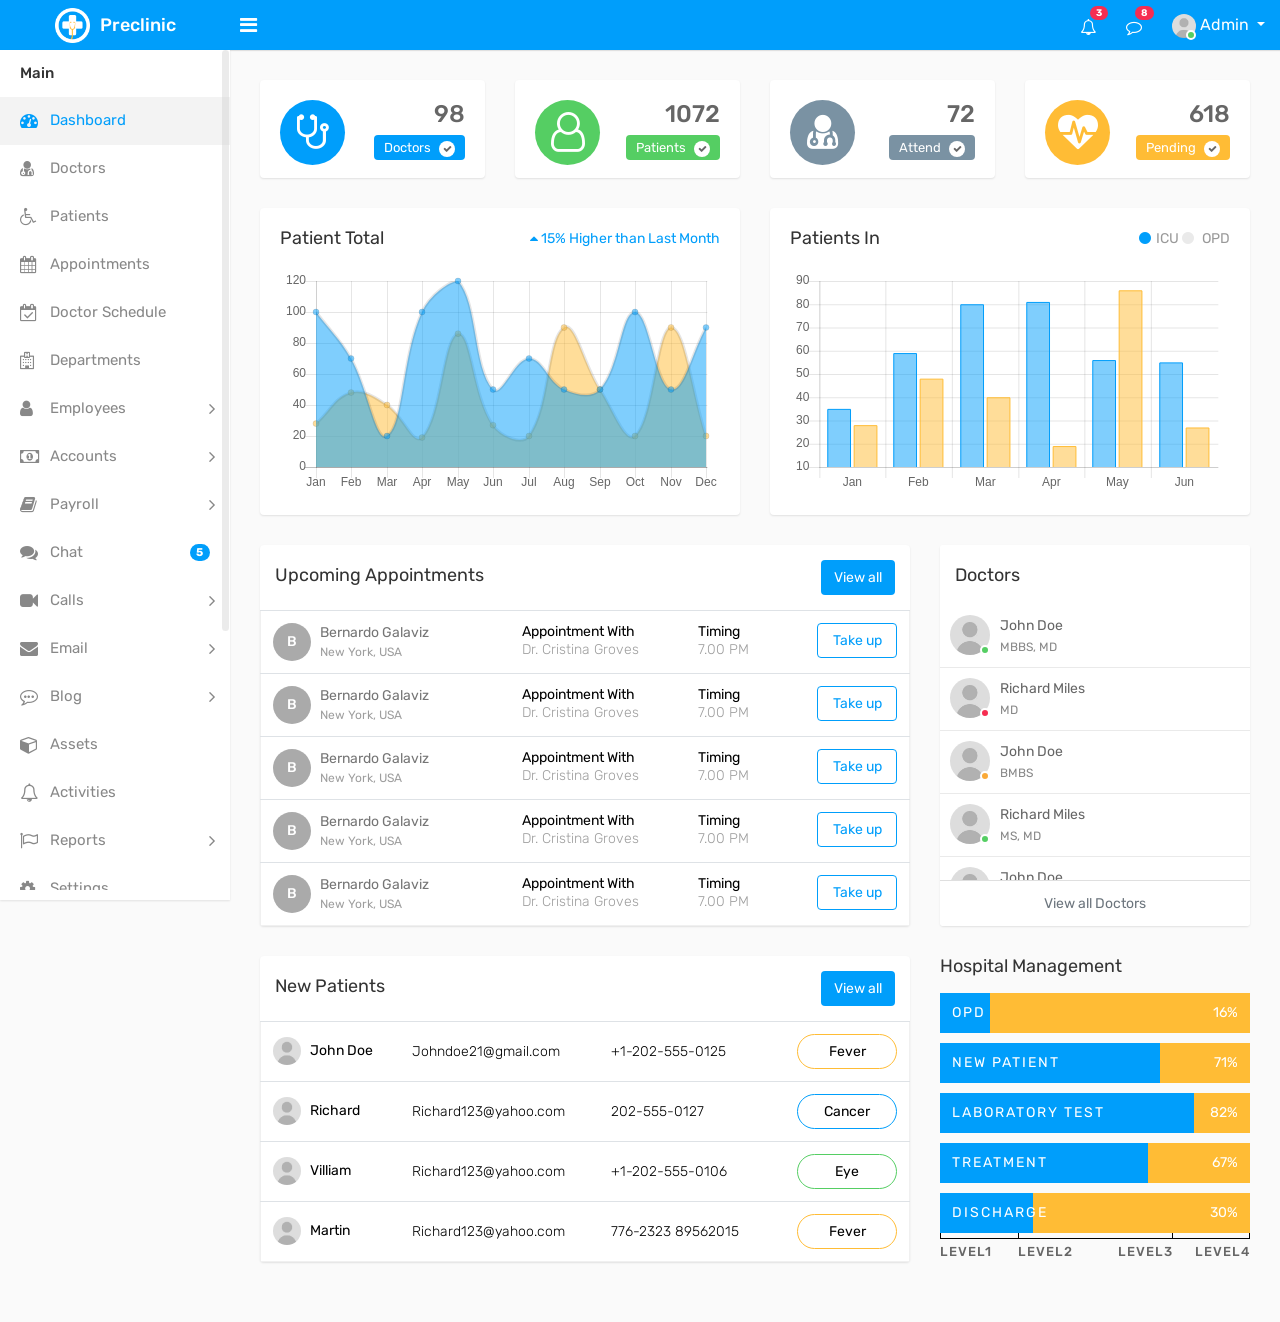
<file: KLTN_QuanLyLuuTruHoSo/Template/Preclinic-Hospital-Bootstrap4-Admin/index.html>
<!DOCTYPE html>
<html lang="en">



<head>
    <meta charset="utf-8">
    <meta name="viewport" content="width=device-width, initial-scale=1.0, user-scalable=0">
    <link rel="shortcut icon" type="image/x-icon" href="assets/img/favicon.ico">
    <title>Preclinic - Medical & Hospital - Bootstrap 4 Admin Template</title>
    <link href="https://fonts.googleapis.com/icon?family=Material+Icons" rel="stylesheet">
    <link rel="stylesheet" type="text/css" href="assets/css/bootstrap.min.css">
    <link rel="stylesheet" type="text/css" href="assets/css/font-awesome.min.css">
    <link rel="stylesheet" type="text/css" href="assets/css/style.css">
    <!--[if lt IE 9]>
		<script src="assets/js/html5shiv.min.js"></script>
		<script src="assets/js/respond.min.js"></script>
	<![endif]-->
</head>

<body>
    <div class="main-wrapper">
        <div class="header">
            <div class="header-left">
                <a href="index-2.html" class="logo">
                    <img src="assets/img/logo.png" width="35" height="35" alt=""> <span>Preclinic</span>
                </a>
            </div>
            <a id="toggle_btn" href="javascript:void(0);"><i class="fa fa-bars"></i></a>
            <a id="mobile_btn" class="mobile_btn float-left" href="#sidebar"><i class="fa fa-bars"></i></a>
            <ul class="nav user-menu float-right">
                <li class="nav-item dropdown d-none d-sm-block">
                    <a href="#" class="dropdown-toggle nav-link" data-toggle="dropdown"><i class="fa fa-bell-o"></i> <span class="badge badge-pill bg-danger float-right">3</span></a>
                    <div class="dropdown-menu notifications">
                        <div class="topnav-dropdown-header">
                            <span>Notifications</span>
                        </div>
                        <div class="drop-scroll">
                            <ul class="notification-list">
                                <li class="notification-message">
                                    <a href="activities.html">
                                        <div class="media">
                                            <span class="avatar">
												<img alt="John Doe" src="assets/img/user.jpg" class="img-fluid">
											</span>
                                            <div class="media-body">
                                                <p class="noti-details"><span class="noti-title">John Doe</span> added new task <span class="noti-title">Patient appointment booking</span></p>
                                                <p class="noti-time"><span class="notification-time">4 mins ago</span></p>
                                            </div>
                                        </div>
                                    </a>
                                </li>
                                <li class="notification-message">
                                    <a href="activities.html">
                                        <div class="media">
                                            <span class="avatar">V</span>
                                            <div class="media-body">
                                                <p class="noti-details"><span class="noti-title">Tarah Shropshire</span> changed the task name <span class="noti-title">Appointment booking with payment gateway</span></p>
                                                <p class="noti-time"><span class="notification-time">6 mins ago</span></p>
                                            </div>
                                        </div>
                                    </a>
                                </li>
                                <li class="notification-message">
                                    <a href="activities.html">
                                        <div class="media">
                                            <span class="avatar">L</span>
                                            <div class="media-body">
                                                <p class="noti-details"><span class="noti-title">Misty Tison</span> added <span class="noti-title">Domenic Houston</span> and <span class="noti-title">Claire Mapes</span> to project <span class="noti-title">Doctor available module</span></p>
                                                <p class="noti-time"><span class="notification-time">8 mins ago</span></p>
                                            </div>
                                        </div>
                                    </a>
                                </li>
                                <li class="notification-message">
                                    <a href="activities.html">
                                        <div class="media">
                                            <span class="avatar">G</span>
                                            <div class="media-body">
                                                <p class="noti-details"><span class="noti-title">Rolland Webber</span> completed task <span class="noti-title">Patient and Doctor video conferencing</span></p>
                                                <p class="noti-time"><span class="notification-time">12 mins ago</span></p>
                                            </div>
                                        </div>
                                    </a>
                                </li>
                                <li class="notification-message">
                                    <a href="activities.html">
                                        <div class="media">
                                            <span class="avatar">V</span>
                                            <div class="media-body">
                                                <p class="noti-details"><span class="noti-title">Bernardo Galaviz</span> added new task <span class="noti-title">Private chat module</span></p>
                                                <p class="noti-time"><span class="notification-time">2 days ago</span></p>
                                            </div>
                                        </div>
                                    </a>
                                </li>
                            </ul>
                        </div>
                        <div class="topnav-dropdown-footer">
                            <a href="activities.html">View all Notifications</a>
                        </div>
                    </div>
                </li>
                <li class="nav-item dropdown d-none d-sm-block">
                    <a href="javascript:void(0);" id="open_msg_box" class="hasnotifications nav-link"><i class="fa fa-comment-o"></i> <span class="badge badge-pill bg-danger float-right">8</span></a>
                </li>
                <li class="nav-item dropdown has-arrow">
                    <a href="#" class="dropdown-toggle nav-link user-link" data-toggle="dropdown">
                        <span class="user-img">
							<img class="rounded-circle" src="assets/img/user.jpg" width="24" alt="Admin">
							<span class="status online"></span>
                        </span>
                        <span>Admin</span>
                    </a>
                    <div class="dropdown-menu">
                        <a class="dropdown-item" href="profile.html">My Profile</a>
                        <a class="dropdown-item" href="edit-profile.html">Edit Profile</a>
                        <a class="dropdown-item" href="settings.html">Settings</a>
                        <a class="dropdown-item" href="login.html">Logout</a>
                    </div>
                </li>
            </ul>
            <div class="dropdown mobile-user-menu float-right">
                <a href="#" class="dropdown-toggle" data-toggle="dropdown" aria-expanded="false"><i class="fa fa-ellipsis-v"></i></a>
                <div class="dropdown-menu dropdown-menu-right">
                    <a class="dropdown-item" href="profile.html">My Profile</a>
                    <a class="dropdown-item" href="edit-profile.html">Edit Profile</a>
                    <a class="dropdown-item" href="settings.html">Settings</a>
                    <a class="dropdown-item" href="login.html">Logout</a>
                </div>
            </div>
        </div>
        <div class="sidebar" id="sidebar">
            <div class="sidebar-inner slimscroll">
                <div id="sidebar-menu" class="sidebar-menu">
                    <ul>
                        <li class="menu-title">Main</li>
                        <li class="active">
                            <a href="index-2.html"><i class="fa fa-dashboard"></i> <span>Dashboard</span></a>
                        </li>
                        <li>
                            <a href="doctors.html"><i class="fa fa-user-md"></i> <span>Doctors</span></a>
                        </li>
                        <li>
                            <a href="patients.html"><i class="fa fa-wheelchair"></i> <span>Patients</span></a>
                        </li>
                        <li>
                            <a href="appointments.html"><i class="fa fa-calendar"></i> <span>Appointments</span></a>
                        </li>
                        <li>
                            <a href="schedule.html"><i class="fa fa-calendar-check-o"></i> <span>Doctor Schedule</span></a>
                        </li>
                        <li>
                            <a href="departments.html"><i class="fa fa-hospital-o"></i> <span>Departments</span></a>
                        </li>
                        <li class="submenu">
                            <a href="#"><i class="fa fa-user"></i> <span> Employees </span> <span class="menu-arrow"></span></a>
                            <ul style="display: none;">
                                <li><a href="employees.html">Employees List</a></li>
                                <li><a href="leaves.html">Leaves</a></li>
                                <li><a href="holidays.html">Holidays</a></li>
                                <li><a href="attendance.html">Attendance</a></li>
                            </ul>
                        </li>
                        <li class="submenu">
                            <a href="#"><i class="fa fa-money"></i> <span> Accounts </span> <span class="menu-arrow"></span></a>
                            <ul style="display: none;">
                                <li><a href="invoices.html">Invoices</a></li>
                                <li><a href="payments.html">Payments</a></li>
                                <li><a href="expenses.html">Expenses</a></li>
                                <li><a href="taxes.html">Taxes</a></li>
                                <li><a href="provident-fund.html">Provident Fund</a></li>
                            </ul>
                        </li>
                        <li class="submenu">
                            <a href="#"><i class="fa fa-book"></i> <span> Payroll </span> <span class="menu-arrow"></span></a>
                            <ul style="display: none;">
                                <li><a href="salary.html"> Employee Salary </a></li>
                                <li><a href="salary-view.html"> Payslip </a></li>
                            </ul>
                        </li>
                        <li>
                            <a href="chat.html"><i class="fa fa-comments"></i> <span>Chat</span> <span class="badge badge-pill bg-primary float-right">5</span></a>
                        </li>
                        <li class="submenu">
                            <a href="#"><i class="fa fa-video-camera camera"></i> <span> Calls</span> <span class="menu-arrow"></span></a>
                            <ul style="display: none;">
                                <li><a href="voice-call.html">Voice Call</a></li>
                                <li><a href="video-call.html">Video Call</a></li>
                                <li><a href="incoming-call.html">Incoming Call</a></li>
                            </ul>
                        </li>
                        <li class="submenu">
                            <a href="#"><i class="fa fa-envelope"></i> <span> Email</span> <span class="menu-arrow"></span></a>
                            <ul style="display: none;">
                                <li><a href="compose.html">Compose Mail</a></li>
                                <li><a href="inbox.html">Inbox</a></li>
                                <li><a href="mail-view.html">Mail View</a></li>
                            </ul>
                        </li>
                        <li class="submenu">
                            <a href="#"><i class="fa fa-commenting-o"></i> <span> Blog</span> <span class="menu-arrow"></span></a>
                            <ul style="display: none;">
                                <li><a href="blog.html">Blog</a></li>
                                <li><a href="blog-details.html">Blog View</a></li>
                                <li><a href="add-blog.html">Add Blog</a></li>
                                <li><a href="edit-blog.html">Edit Blog</a></li>
                            </ul>
                        </li>
                        <li>
                            <a href="assets.html"><i class="fa fa-cube"></i> <span>Assets</span></a>
                        </li>
                        <li>
                            <a href="activities.html"><i class="fa fa-bell-o"></i> <span>Activities</span></a>
                        </li>
                        <li class="submenu">
                            <a href="#"><i class="fa fa-flag-o"></i> <span> Reports </span> <span class="menu-arrow"></span></a>
                            <ul style="display: none;">
                                <li><a href="expense-reports.html"> Expense Report </a></li>
                                <li><a href="invoice-reports.html"> Invoice Report </a></li>
                            </ul>
                        </li>
                        <li>
                            <a href="settings.html"><i class="fa fa-cog"></i> <span>Settings</span></a>
                        </li>
                        <li class="menu-title">UI Elements</li>
                        <li class="submenu">
                            <a href="#"><i class="fa fa-laptop"></i> <span> Components</span> <span class="menu-arrow"></span></a>
                            <ul style="display: none;">
                                <li><a href="uikit.html">UI Kit</a></li>
                                <li><a href="typography.html">Typography</a></li>
                                <li><a href="tabs.html">Tabs</a></li>
                            </ul>
                        </li>
                        <li class="submenu">
                            <a href="#"><i class="fa fa-edit"></i> <span> Forms</span> <span class="menu-arrow"></span></a>
                            <ul style="display: none;">
                                <li><a href="form-basic-inputs.html">Basic Inputs</a></li>
                                <li><a href="form-input-groups.html">Input Groups</a></li>
                                <li><a href="form-horizontal.html">Horizontal Form</a></li>
                                <li><a href="form-vertical.html">Vertical Form</a></li>
                            </ul>
                        </li>
                        <li class="submenu">
                            <a href="#"><i class="fa fa-table"></i> <span> Tables</span> <span class="menu-arrow"></span></a>
                            <ul style="display: none;">
                                <li><a href="tables-basic.html">Basic Tables</a></li>
                                <li><a href="tables-datatables.html">Data Table</a></li>
                            </ul>
                        </li>
                        <li>
                            <a href="calendar.html"><i class="fa fa-calendar"></i> <span>Calendar</span></a>
                        </li>
                        <li class="menu-title">Extras</li>
                        <li class="submenu">
                            <a href="#"><i class="fa fa-columns"></i> <span>Pages</span> <span class="menu-arrow"></span></a>
                            <ul style="display: none;">
                                <li><a href="login.html"> Login </a></li>
                                <li><a href="register.html"> Register </a></li>
                                <li><a href="forgot-password.html"> Forgot Password </a></li>
                                <li><a href="change-password2.html"> Change Password </a></li>
                                <li><a href="lock-screen.html"> Lock Screen </a></li>
                                <li><a href="profile.html"> Profile </a></li>
                                <li><a href="gallery.html"> Gallery </a></li>
                                <li><a href="error-404.html">404 Error </a></li>
                                <li><a href="error-500.html">500 Error </a></li>
                                <li><a href="blank-page.html"> Blank Page </a></li>
                            </ul>
                        </li>
                        <li class="submenu">
                            <a href="javascript:void(0);"><i class="fa fa-share-alt"></i> <span>Multi Level</span> <span class="menu-arrow"></span></a>
                            <ul style="display: none;">
                                <li class="submenu">
                                    <a href="javascript:void(0);"><span>Level 1</span> <span class="menu-arrow"></span></a>
                                    <ul style="display: none;">
                                        <li><a href="javascript:void(0);"><span>Level 2</span></a></li>
                                        <li class="submenu">
                                            <a href="javascript:void(0);"> <span> Level 2</span> <span class="menu-arrow"></span></a>
                                            <ul style="display: none;">
                                                <li><a href="javascript:void(0);">Level 3</a></li>
                                                <li><a href="javascript:void(0);">Level 3</a></li>
                                            </ul>
                                        </li>
                                        <li><a href="javascript:void(0);"><span>Level 2</span></a></li>
                                    </ul>
                                </li>
                                <li>
                                    <a href="javascript:void(0);"><span>Level 1</span></a>
                                </li>
                            </ul>
                        </li>
                    </ul>
                </div>
            </div>
        </div>
        <div class="page-wrapper">
            <div class="content">
                <div class="row">
                    <div class="col-md-6 col-sm-6 col-lg-6 col-xl-3">
                        <div class="dash-widget">
                            <span class="dash-widget-bg1"><i class="fa fa-stethoscope" aria-hidden="true"></i></span>
                            <div class="dash-widget-info text-right">
                                <h3>98</h3>
                                <span class="widget-title1">Doctors <i class="fa fa-check" aria-hidden="true"></i></span>
                            </div>
                        </div>
                    </div>
                    <div class="col-md-6 col-sm-6 col-lg-6 col-xl-3">
                        <div class="dash-widget">
                            <span class="dash-widget-bg2"><i class="fa fa-user-o"></i></span>
                            <div class="dash-widget-info text-right">
                                <h3>1072</h3>
                                <span class="widget-title2">Patients <i class="fa fa-check" aria-hidden="true"></i></span>
                            </div>
                        </div>
                    </div>
                    <div class="col-md-6 col-sm-6 col-lg-6 col-xl-3">
                        <div class="dash-widget">
                            <span class="dash-widget-bg3"><i class="fa fa-user-md" aria-hidden="true"></i></span>
                            <div class="dash-widget-info text-right">
                                <h3>72</h3>
                                <span class="widget-title3">Attend <i class="fa fa-check" aria-hidden="true"></i></span>
                            </div>
                        </div>
                    </div>
                    <div class="col-md-6 col-sm-6 col-lg-6 col-xl-3">
                        <div class="dash-widget">
                            <span class="dash-widget-bg4"><i class="fa fa-heartbeat" aria-hidden="true"></i></span>
                            <div class="dash-widget-info text-right">
                                <h3>618</h3>
                                <span class="widget-title4">Pending <i class="fa fa-check" aria-hidden="true"></i></span>
                            </div>
                        </div>
                    </div>
                </div>
                <div class="row">
                    <div class="col-12 col-md-6 col-lg-6 col-xl-6">
                        <div class="card">
                            <div class="card-body">
                                <div class="chart-title">
                                    <h4>Patient Total</h4>
                                    <span class="float-right"><i class="fa fa-caret-up" aria-hidden="true"></i> 15% Higher than Last Month</span>
                                </div>
                                <canvas id="linegraph"></canvas>
                            </div>
                        </div>
                    </div>
                    <div class="col-12 col-md-6 col-lg-6 col-xl-6">
                        <div class="card">
                            <div class="card-body">
                                <div class="chart-title">
                                    <h4>Patients In</h4>
                                    <div class="float-right">
                                        <ul class="chat-user-total">
                                            <li><i class="fa fa-circle current-users" aria-hidden="true"></i>ICU</li>
                                            <li><i class="fa fa-circle old-users" aria-hidden="true"></i> OPD</li>
                                        </ul>
                                    </div>
                                </div>
                                <canvas id="bargraph"></canvas>
                            </div>
                        </div>
                    </div>
                </div>
                <div class="row">
                    <div class="col-12 col-md-6 col-lg-8 col-xl-8">
                        <div class="card">
                            <div class="card-header">
                                <h4 class="card-title d-inline-block">Upcoming Appointments</h4> <a href="appointments.html" class="btn btn-primary float-right">View all</a>
                            </div>
                            <div class="card-body p-0">
                                <div class="table-responsive">
                                    <table class="table mb-0">
                                        <thead class="d-none">
                                            <tr>
                                                <th>Patient Name</th>
                                                <th>Doctor Name</th>
                                                <th>Timing</th>
                                                <th class="text-right">Status</th>
                                            </tr>
                                        </thead>
                                        <tbody>
                                            <tr>
                                                <td style="min-width: 200px;">
                                                    <a class="avatar" href="profile.html">B</a>
                                                    <h2><a href="profile.html">Bernardo Galaviz <span>New York, USA</span></a></h2>
                                                </td>
                                                <td>
                                                    <h5 class="time-title p-0">Appointment With</h5>
                                                    <p>Dr. Cristina Groves</p>
                                                </td>
                                                <td>
                                                    <h5 class="time-title p-0">Timing</h5>
                                                    <p>7.00 PM</p>
                                                </td>
                                                <td class="text-right">
                                                    <a href="appointments.html" class="btn btn-outline-primary take-btn">Take up</a>
                                                </td>
                                            </tr>
                                            <tr>
                                                <td style="min-width: 200px;">
                                                    <a class="avatar" href="profile.html">B</a>
                                                    <h2><a href="profile.html">Bernardo Galaviz <span>New York, USA</span></a></h2>
                                                </td>
                                                <td>
                                                    <h5 class="time-title p-0">Appointment With</h5>
                                                    <p>Dr. Cristina Groves</p>
                                                </td>
                                                <td>
                                                    <h5 class="time-title p-0">Timing</h5>
                                                    <p>7.00 PM</p>
                                                </td>
                                                <td class="text-right">
                                                    <a href="appointments.html" class="btn btn-outline-primary take-btn">Take up</a>
                                                </td>
                                            </tr>
                                            <tr>
                                                <td style="min-width: 200px;">
                                                    <a class="avatar" href="profile.html">B</a>
                                                    <h2><a href="profile.html">Bernardo Galaviz <span>New York, USA</span></a></h2>
                                                </td>
                                                <td>
                                                    <h5 class="time-title p-0">Appointment With</h5>
                                                    <p>Dr. Cristina Groves</p>
                                                </td>
                                                <td>
                                                    <h5 class="time-title p-0">Timing</h5>
                                                    <p>7.00 PM</p>
                                                </td>
                                                <td class="text-right">
                                                    <a href="appointments.html" class="btn btn-outline-primary take-btn">Take up</a>
                                                </td>
                                            </tr>
                                            <tr>
                                                <td style="min-width: 200px;">
                                                    <a class="avatar" href="profile.html">B</a>
                                                    <h2><a href="profile.html">Bernardo Galaviz <span>New York, USA</span></a></h2>
                                                </td>
                                                <td>
                                                    <h5 class="time-title p-0">Appointment With</h5>
                                                    <p>Dr. Cristina Groves</p>
                                                </td>
                                                <td>
                                                    <h5 class="time-title p-0">Timing</h5>
                                                    <p>7.00 PM</p>
                                                </td>
                                                <td class="text-right">
                                                    <a href="appointments.html" class="btn btn-outline-primary take-btn">Take up</a>
                                                </td>
                                            </tr>
                                            <tr>
                                                <td style="min-width: 200px;">
                                                    <a class="avatar" href="profile.html">B</a>
                                                    <h2><a href="profile.html">Bernardo Galaviz <span>New York, USA</span></a></h2>
                                                </td>
                                                <td>
                                                    <h5 class="time-title p-0">Appointment With</h5>
                                                    <p>Dr. Cristina Groves</p>
                                                </td>
                                                <td>
                                                    <h5 class="time-title p-0">Timing</h5>
                                                    <p>7.00 PM</p>
                                                </td>
                                                <td class="text-right">
                                                    <a href="appointments.html" class="btn btn-outline-primary take-btn">Take up</a>
                                                </td>
                                            </tr>
                                        </tbody>
                                    </table>
                                </div>
                            </div>
                        </div>
                    </div>
                    <div class="col-12 col-md-6 col-lg-4 col-xl-4">
                        <div class="card member-panel">
                            <div class="card-header bg-white">
                                <h4 class="card-title mb-0">Doctors</h4>
                            </div>
                            <div class="card-body">
                                <ul class="contact-list">
                                    <li>
                                        <div class="contact-cont">
                                            <div class="float-left user-img m-r-10">
                                                <a href="profile.html" title="John Doe"><img src="assets/img/user.jpg" alt="" class="w-40 rounded-circle"><span class="status online"></span></a>
                                            </div>
                                            <div class="contact-info">
                                                <span class="contact-name text-ellipsis">John Doe</span>
                                                <span class="contact-date">MBBS, MD</span>
                                            </div>
                                        </div>
                                    </li>
                                    <li>
                                        <div class="contact-cont">
                                            <div class="float-left user-img m-r-10">
                                                <a href="profile.html" title="Richard Miles"><img src="assets/img/user.jpg" alt="" class="w-40 rounded-circle"><span class="status offline"></span></a>
                                            </div>
                                            <div class="contact-info">
                                                <span class="contact-name text-ellipsis">Richard Miles</span>
                                                <span class="contact-date">MD</span>
                                            </div>
                                        </div>
                                    </li>
                                    <li>
                                        <div class="contact-cont">
                                            <div class="float-left user-img m-r-10">
                                                <a href="profile.html" title="John Doe"><img src="assets/img/user.jpg" alt="" class="w-40 rounded-circle"><span class="status away"></span></a>
                                            </div>
                                            <div class="contact-info">
                                                <span class="contact-name text-ellipsis">John Doe</span>
                                                <span class="contact-date">BMBS</span>
                                            </div>
                                        </div>
                                    </li>
                                    <li>
                                        <div class="contact-cont">
                                            <div class="float-left user-img m-r-10">
                                                <a href="profile.html" title="Richard Miles"><img src="assets/img/user.jpg" alt="" class="w-40 rounded-circle"><span class="status online"></span></a>
                                            </div>
                                            <div class="contact-info">
                                                <span class="contact-name text-ellipsis">Richard Miles</span>
                                                <span class="contact-date">MS, MD</span>
                                            </div>
                                        </div>
                                    </li>
                                    <li>
                                        <div class="contact-cont">
                                            <div class="float-left user-img m-r-10">
                                                <a href="profile.html" title="John Doe"><img src="assets/img/user.jpg" alt="" class="w-40 rounded-circle"><span class="status offline"></span></a>
                                            </div>
                                            <div class="contact-info">
                                                <span class="contact-name text-ellipsis">John Doe</span>
                                                <span class="contact-date">MBBS</span>
                                            </div>
                                        </div>
                                    </li>
                                    <li>
                                        <div class="contact-cont">
                                            <div class="float-left user-img m-r-10">
                                                <a href="profile.html" title="Richard Miles"><img src="assets/img/user.jpg" alt="" class="w-40 rounded-circle"><span class="status away"></span></a>
                                            </div>
                                            <div class="contact-info">
                                                <span class="contact-name text-ellipsis">Richard Miles</span>
                                                <span class="contact-date">MBBS, MD</span>
                                            </div>
                                        </div>
                                    </li>
                                </ul>
                            </div>
                            <div class="card-footer text-center bg-white">
                                <a href="doctors.html" class="text-muted">View all Doctors</a>
                            </div>
                        </div>
                    </div>
                </div>
                <div class="row">
                    <div class="col-12 col-md-6 col-lg-8 col-xl-8">
                        <div class="card">
                            <div class="card-header">
                                <h4 class="card-title d-inline-block">New Patients </h4> <a href="patients.html" class="btn btn-primary float-right">View all</a>
                            </div>
                            <div class="card-block">
                                <div class="table-responsive">
                                    <table class="table mb-0 new-patient-table">
                                        <tbody>
                                            <tr>
                                                <td>
                                                    <img width="28" height="28" class="rounded-circle" src="assets/img/user.jpg" alt="">
                                                    <h2>John Doe</h2>
                                                </td>
                                                <td>Johndoe21@gmail.com</td>
                                                <td>+1-202-555-0125</td>
                                                <td><button class="btn btn-primary btn-primary-one float-right">Fever</button></td>
                                            </tr>
                                            <tr>
                                                <td>
                                                    <img width="28" height="28" class="rounded-circle" src="assets/img/user.jpg" alt="">
                                                    <h2>Richard</h2>
                                                </td>
                                                <td>Richard123@yahoo.com</td>
                                                <td>202-555-0127</td>
                                                <td><button class="btn btn-primary btn-primary-two float-right">Cancer</button></td>
                                            </tr>
                                            <tr>
                                                <td>
                                                    <img width="28" height="28" class="rounded-circle" src="assets/img/user.jpg" alt="">
                                                    <h2>Villiam</h2>
                                                </td>
                                                <td>Richard123@yahoo.com</td>
                                                <td>+1-202-555-0106</td>
                                                <td><button class="btn btn-primary btn-primary-three float-right">Eye</button></td>
                                            </tr>
                                            <tr>
                                                <td>
                                                    <img width="28" height="28" class="rounded-circle" src="assets/img/user.jpg" alt="">
                                                    <h2>Martin</h2>
                                                </td>
                                                <td>Richard123@yahoo.com</td>
                                                <td>776-2323 89562015</td>
                                                <td><button class="btn btn-primary btn-primary-four float-right">Fever</button></td>
                                            </tr>
                                        </tbody>
                                    </table>
                                </div>
                            </div>
                        </div>
                    </div>
                    <div class="col-12 col-md-6 col-lg-4 col-xl-4">
                        <div class="hospital-barchart">
                            <h4 class="card-title d-inline-block">Hospital Management</h4>
                        </div>
                        <div class="bar-chart">
                            <div class="legend">
                                <div class="item">
                                    <h4>Level1</h4>
                                </div>

                                <div class="item">
                                    <h4>Level2</h4>
                                </div>
                                <div class="item text-right">
                                    <h4>Level3</h4>
                                </div>
                                <div class="item text-right">
                                    <h4>Level4</h4>
                                </div>
                            </div>
                            <div class="chart clearfix">
                                <div class="item">
                                    <div class="bar">
                                        <span class="percent">16%</span>
                                        <div class="item-progress" data-percent="16">
                                            <span class="title">OPD Patient</span>
                                        </div>
                                    </div>
                                </div>
                                <div class="item">
                                    <div class="bar">
                                        <span class="percent">71%</span>
                                        <div class="item-progress" data-percent="71">
                                            <span class="title">New Patient</span>
                                        </div>
                                    </div>
                                </div>
                                <div class="item">
                                    <div class="bar">
                                        <span class="percent">82%</span>
                                        <div class="item-progress" data-percent="82">
                                            <span class="title">Laboratory Test</span>
                                        </div>
                                    </div>
                                </div>
                                <div class="item">
                                    <div class="bar">
                                        <span class="percent">67%</span>
                                        <div class="item-progress" data-percent="67">
                                            <span class="title">Treatment</span>
                                        </div>
                                    </div>
                                </div>
                                <div class="item">
                                    <div class="bar">
                                        <span class="percent">30%</span>
                                        <div class="item-progress" data-percent="30">
                                            <span class="title">Discharge</span>
                                        </div>
                                    </div>
                                </div>
                            </div>
                        </div>
                    </div>
                </div>
            </div>
            <div class="notification-box">
                <div class="msg-sidebar notifications msg-noti">
                    <div class="topnav-dropdown-header">
                        <span>Messages</span>
                    </div>
                    <div class="drop-scroll msg-list-scroll" id="msg_list">
                        <ul class="list-box">
                            <li>
                                <a href="chat.html">
                                    <div class="list-item">
                                        <div class="list-left">
                                            <span class="avatar">R</span>
                                        </div>
                                        <div class="list-body">
                                            <span class="message-author">Richard Miles </span>
                                            <span class="message-time">12:28 AM</span>
                                            <div class="clearfix"></div>
                                            <span class="message-content">Lorem ipsum dolor sit amet, consectetur adipiscing</span>
                                        </div>
                                    </div>
                                </a>
                            </li>
                            <li>
                                <a href="chat.html">
                                    <div class="list-item new-message">
                                        <div class="list-left">
                                            <span class="avatar">J</span>
                                        </div>
                                        <div class="list-body">
                                            <span class="message-author">John Doe</span>
                                            <span class="message-time">1 Aug</span>
                                            <div class="clearfix"></div>
                                            <span class="message-content">Lorem ipsum dolor sit amet, consectetur adipiscing</span>
                                        </div>
                                    </div>
                                </a>
                            </li>
                            <li>
                                <a href="chat.html">
                                    <div class="list-item">
                                        <div class="list-left">
                                            <span class="avatar">T</span>
                                        </div>
                                        <div class="list-body">
                                            <span class="message-author"> Tarah Shropshire </span>
                                            <span class="message-time">12:28 AM</span>
                                            <div class="clearfix"></div>
                                            <span class="message-content">Lorem ipsum dolor sit amet, consectetur adipiscing</span>
                                        </div>
                                    </div>
                                </a>
                            </li>
                            <li>
                                <a href="chat.html">
                                    <div class="list-item">
                                        <div class="list-left">
                                            <span class="avatar">M</span>
                                        </div>
                                        <div class="list-body">
                                            <span class="message-author">Mike Litorus</span>
                                            <span class="message-time">12:28 AM</span>
                                            <div class="clearfix"></div>
                                            <span class="message-content">Lorem ipsum dolor sit amet, consectetur adipiscing</span>
                                        </div>
                                    </div>
                                </a>
                            </li>
                            <li>
                                <a href="chat.html">
                                    <div class="list-item">
                                        <div class="list-left">
                                            <span class="avatar">C</span>
                                        </div>
                                        <div class="list-body">
                                            <span class="message-author"> Catherine Manseau </span>
                                            <span class="message-time">12:28 AM</span>
                                            <div class="clearfix"></div>
                                            <span class="message-content">Lorem ipsum dolor sit amet, consectetur adipiscing</span>
                                        </div>
                                    </div>
                                </a>
                            </li>
                            <li>
                                <a href="chat.html">
                                    <div class="list-item">
                                        <div class="list-left">
                                            <span class="avatar">D</span>
                                        </div>
                                        <div class="list-body">
                                            <span class="message-author"> Domenic Houston </span>
                                            <span class="message-time">12:28 AM</span>
                                            <div class="clearfix"></div>
                                            <span class="message-content">Lorem ipsum dolor sit amet, consectetur adipiscing</span>
                                        </div>
                                    </div>
                                </a>
                            </li>
                            <li>
                                <a href="chat.html">
                                    <div class="list-item">
                                        <div class="list-left">
                                            <span class="avatar">B</span>
                                        </div>
                                        <div class="list-body">
                                            <span class="message-author"> Buster Wigton </span>
                                            <span class="message-time">12:28 AM</span>
                                            <div class="clearfix"></div>
                                            <span class="message-content">Lorem ipsum dolor sit amet, consectetur adipiscing</span>
                                        </div>
                                    </div>
                                </a>
                            </li>
                            <li>
                                <a href="chat.html">
                                    <div class="list-item">
                                        <div class="list-left">
                                            <span class="avatar">R</span>
                                        </div>
                                        <div class="list-body">
                                            <span class="message-author"> Rolland Webber </span>
                                            <span class="message-time">12:28 AM</span>
                                            <div class="clearfix"></div>
                                            <span class="message-content">Lorem ipsum dolor sit amet, consectetur adipiscing</span>
                                        </div>
                                    </div>
                                </a>
                            </li>
                            <li>
                                <a href="chat.html">
                                    <div class="list-item">
                                        <div class="list-left">
                                            <span class="avatar">C</span>
                                        </div>
                                        <div class="list-body">
                                            <span class="message-author"> Claire Mapes </span>
                                            <span class="message-time">12:28 AM</span>
                                            <div class="clearfix"></div>
                                            <span class="message-content">Lorem ipsum dolor sit amet, consectetur adipiscing</span>
                                        </div>
                                    </div>
                                </a>
                            </li>
                            <li>
                                <a href="chat.html">
                                    <div class="list-item">
                                        <div class="list-left">
                                            <span class="avatar">M</span>
                                        </div>
                                        <div class="list-body">
                                            <span class="message-author">Melita Faucher</span>
                                            <span class="message-time">12:28 AM</span>
                                            <div class="clearfix"></div>
                                            <span class="message-content">Lorem ipsum dolor sit amet, consectetur adipiscing</span>
                                        </div>
                                    </div>
                                </a>
                            </li>
                            <li>
                                <a href="chat.html">
                                    <div class="list-item">
                                        <div class="list-left">
                                            <span class="avatar">J</span>
                                        </div>
                                        <div class="list-body">
                                            <span class="message-author">Jeffery Lalor</span>
                                            <span class="message-time">12:28 AM</span>
                                            <div class="clearfix"></div>
                                            <span class="message-content">Lorem ipsum dolor sit amet, consectetur adipiscing</span>
                                        </div>
                                    </div>
                                </a>
                            </li>
                            <li>
                                <a href="chat.html">
                                    <div class="list-item">
                                        <div class="list-left">
                                            <span class="avatar">L</span>
                                        </div>
                                        <div class="list-body">
                                            <span class="message-author">Loren Gatlin</span>
                                            <span class="message-time">12:28 AM</span>
                                            <div class="clearfix"></div>
                                            <span class="message-content">Lorem ipsum dolor sit amet, consectetur adipiscing</span>
                                        </div>
                                    </div>
                                </a>
                            </li>
                            <li>
                                <a href="chat.html">
                                    <div class="list-item">
                                        <div class="list-left">
                                            <span class="avatar">T</span>
                                        </div>
                                        <div class="list-body">
                                            <span class="message-author">Tarah Shropshire</span>
                                            <span class="message-time">12:28 AM</span>
                                            <div class="clearfix"></div>
                                            <span class="message-content">Lorem ipsum dolor sit amet, consectetur adipiscing</span>
                                        </div>
                                    </div>
                                </a>
                            </li>
                        </ul>
                    </div>
                    <div class="topnav-dropdown-footer">
                        <a href="chat.html">See all messages</a>
                    </div>
                </div>
            </div>
        </div>
    </div>
    <div class="sidebar-overlay" data-reff=""></div>
    <script src="assets/js/jquery-3.2.1.min.js"></script>
    <script src="assets/js/popper.min.js"></script>
    <script src="assets/js/bootstrap.min.js"></script>
    <script src="assets/js/jquery.slimscroll.js"></script>
    <script src="assets/js/Chart.bundle.js"></script>
    <script src="assets/js/chart.js"></script>
    <script src="assets/js/app.js"></script>

</body>



</html>
</file>
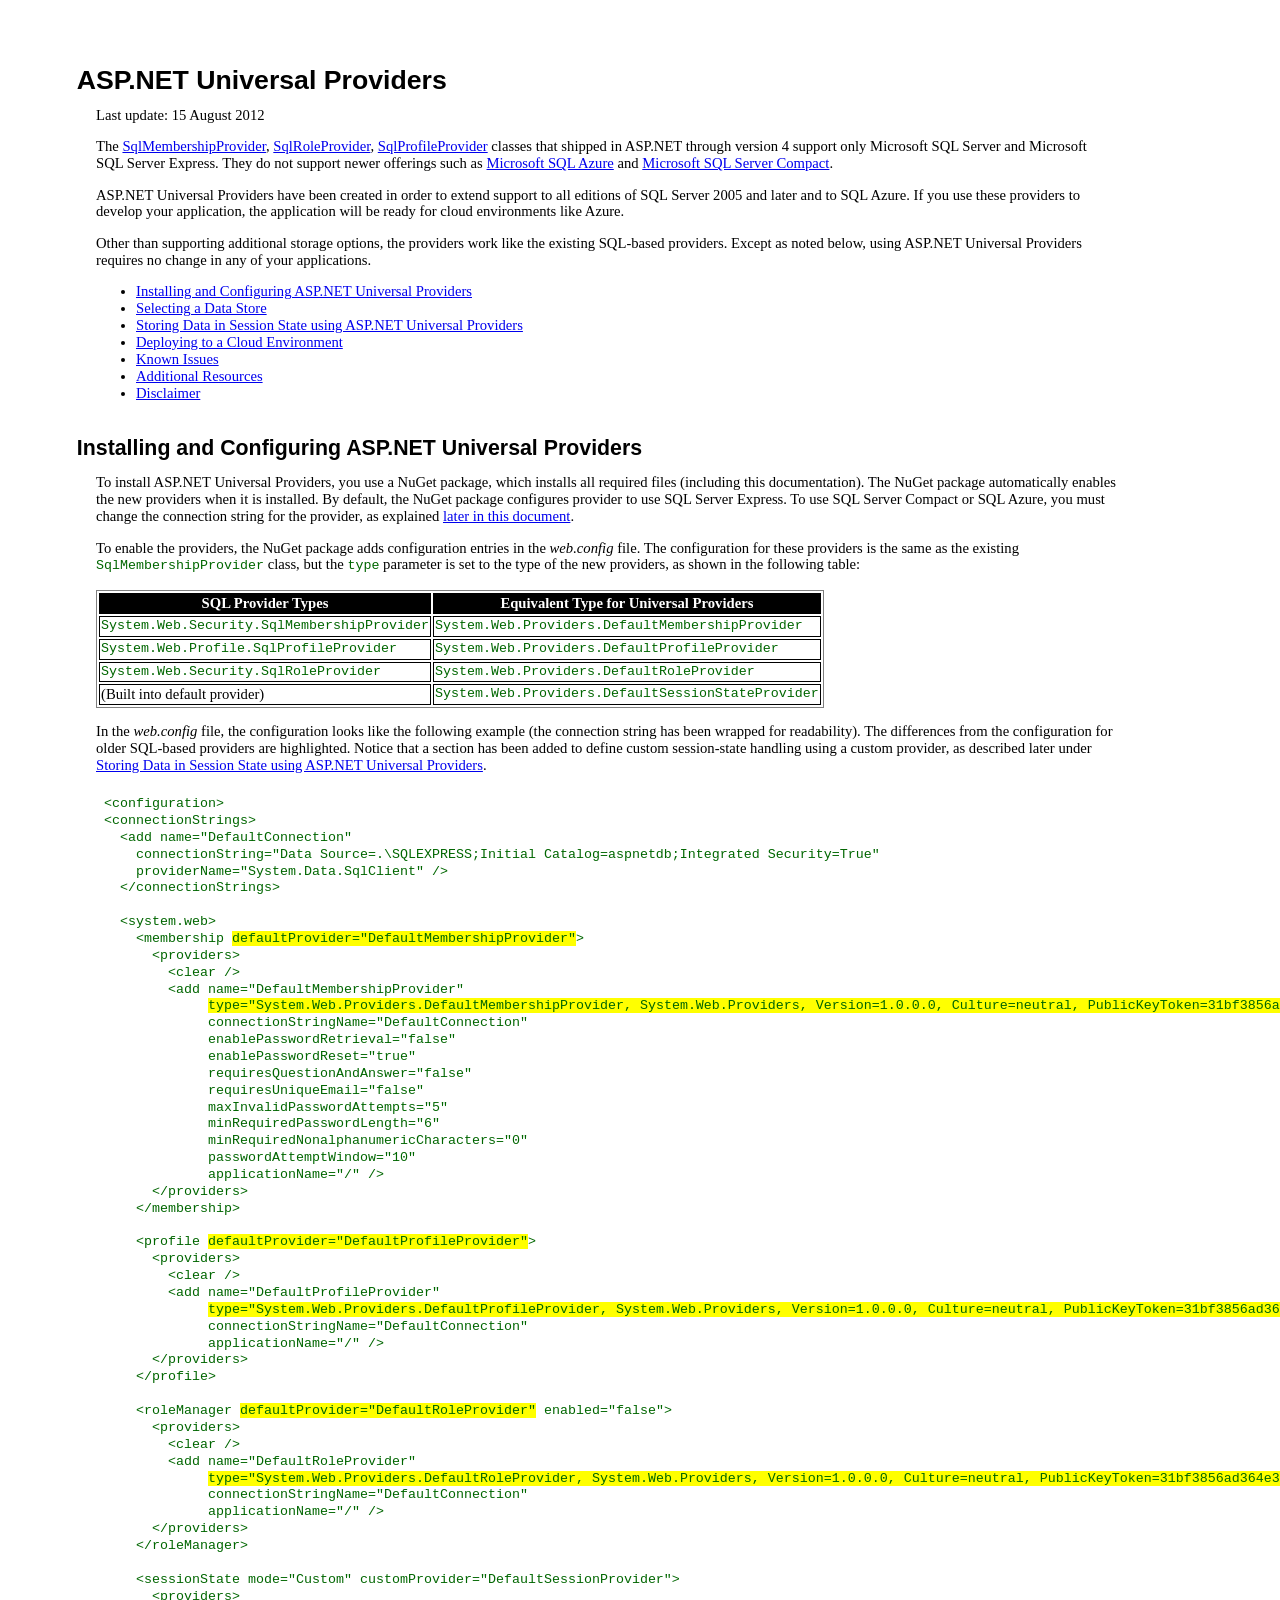
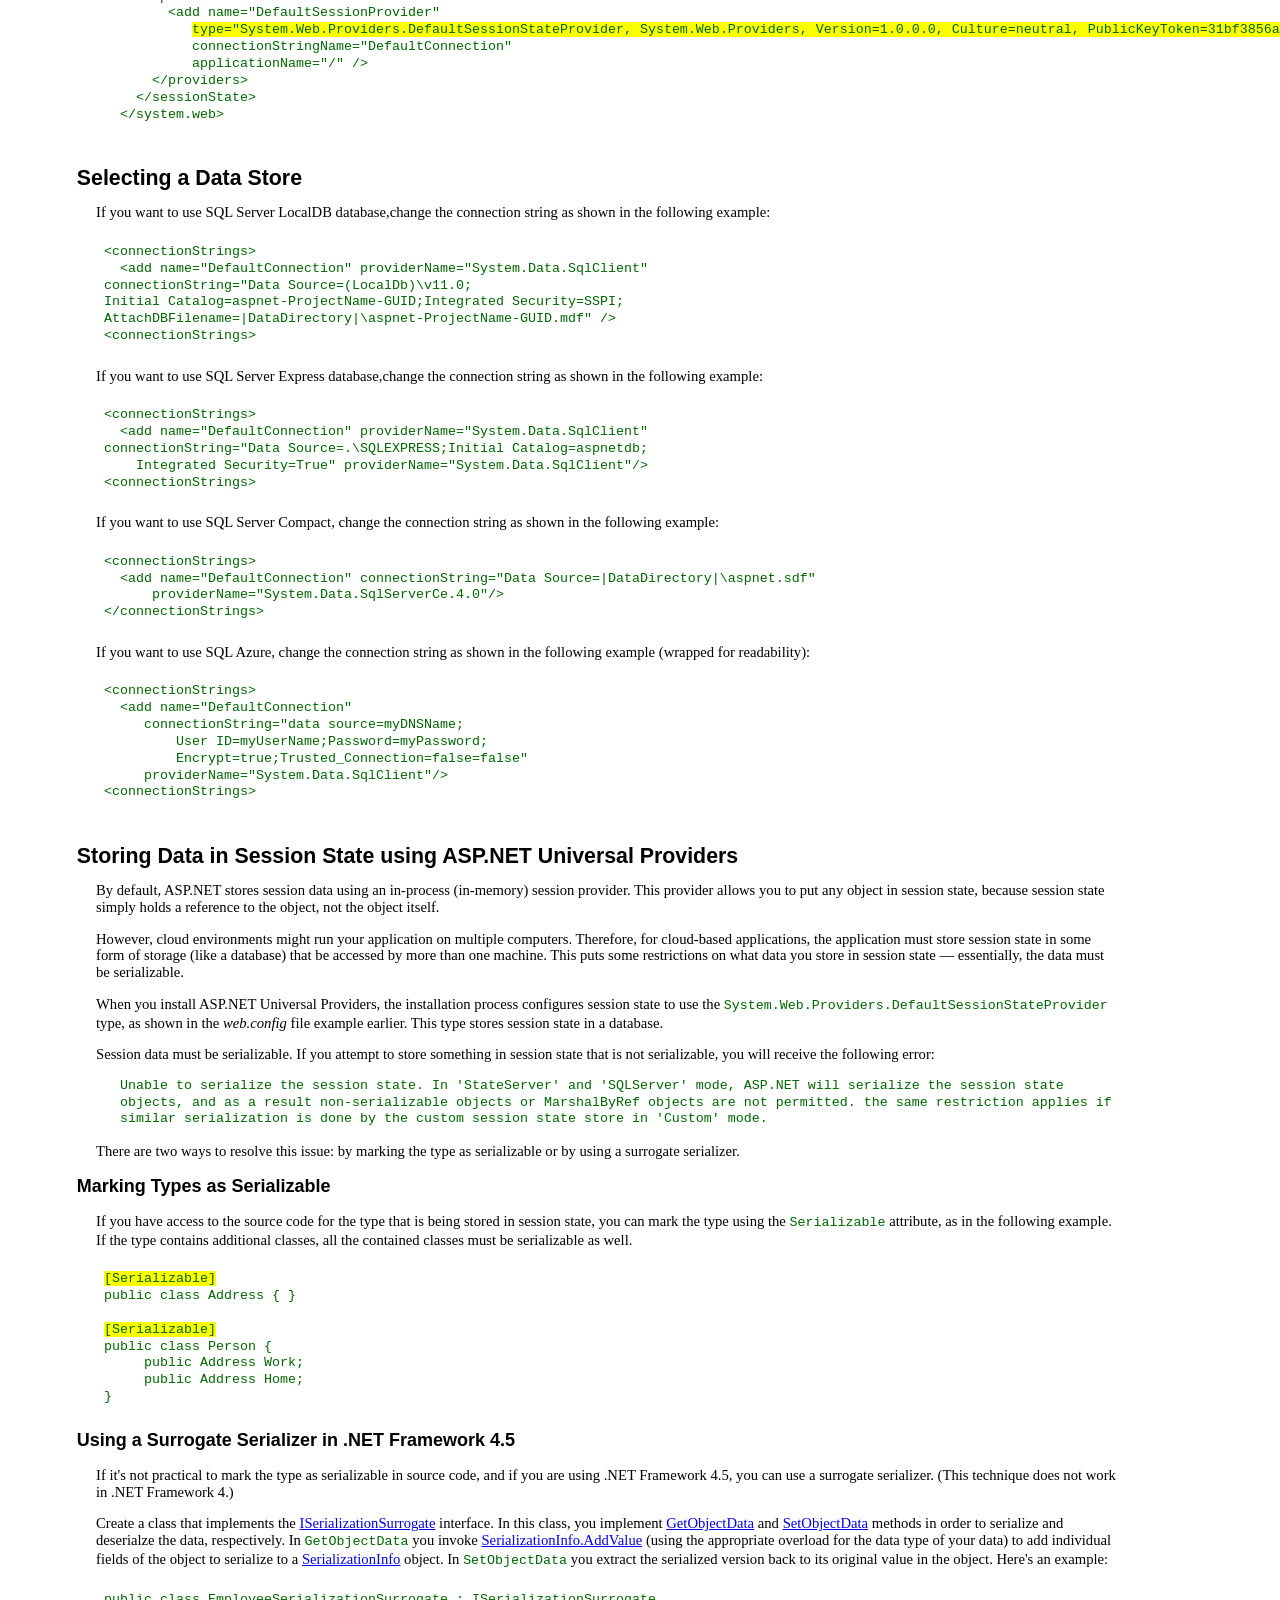
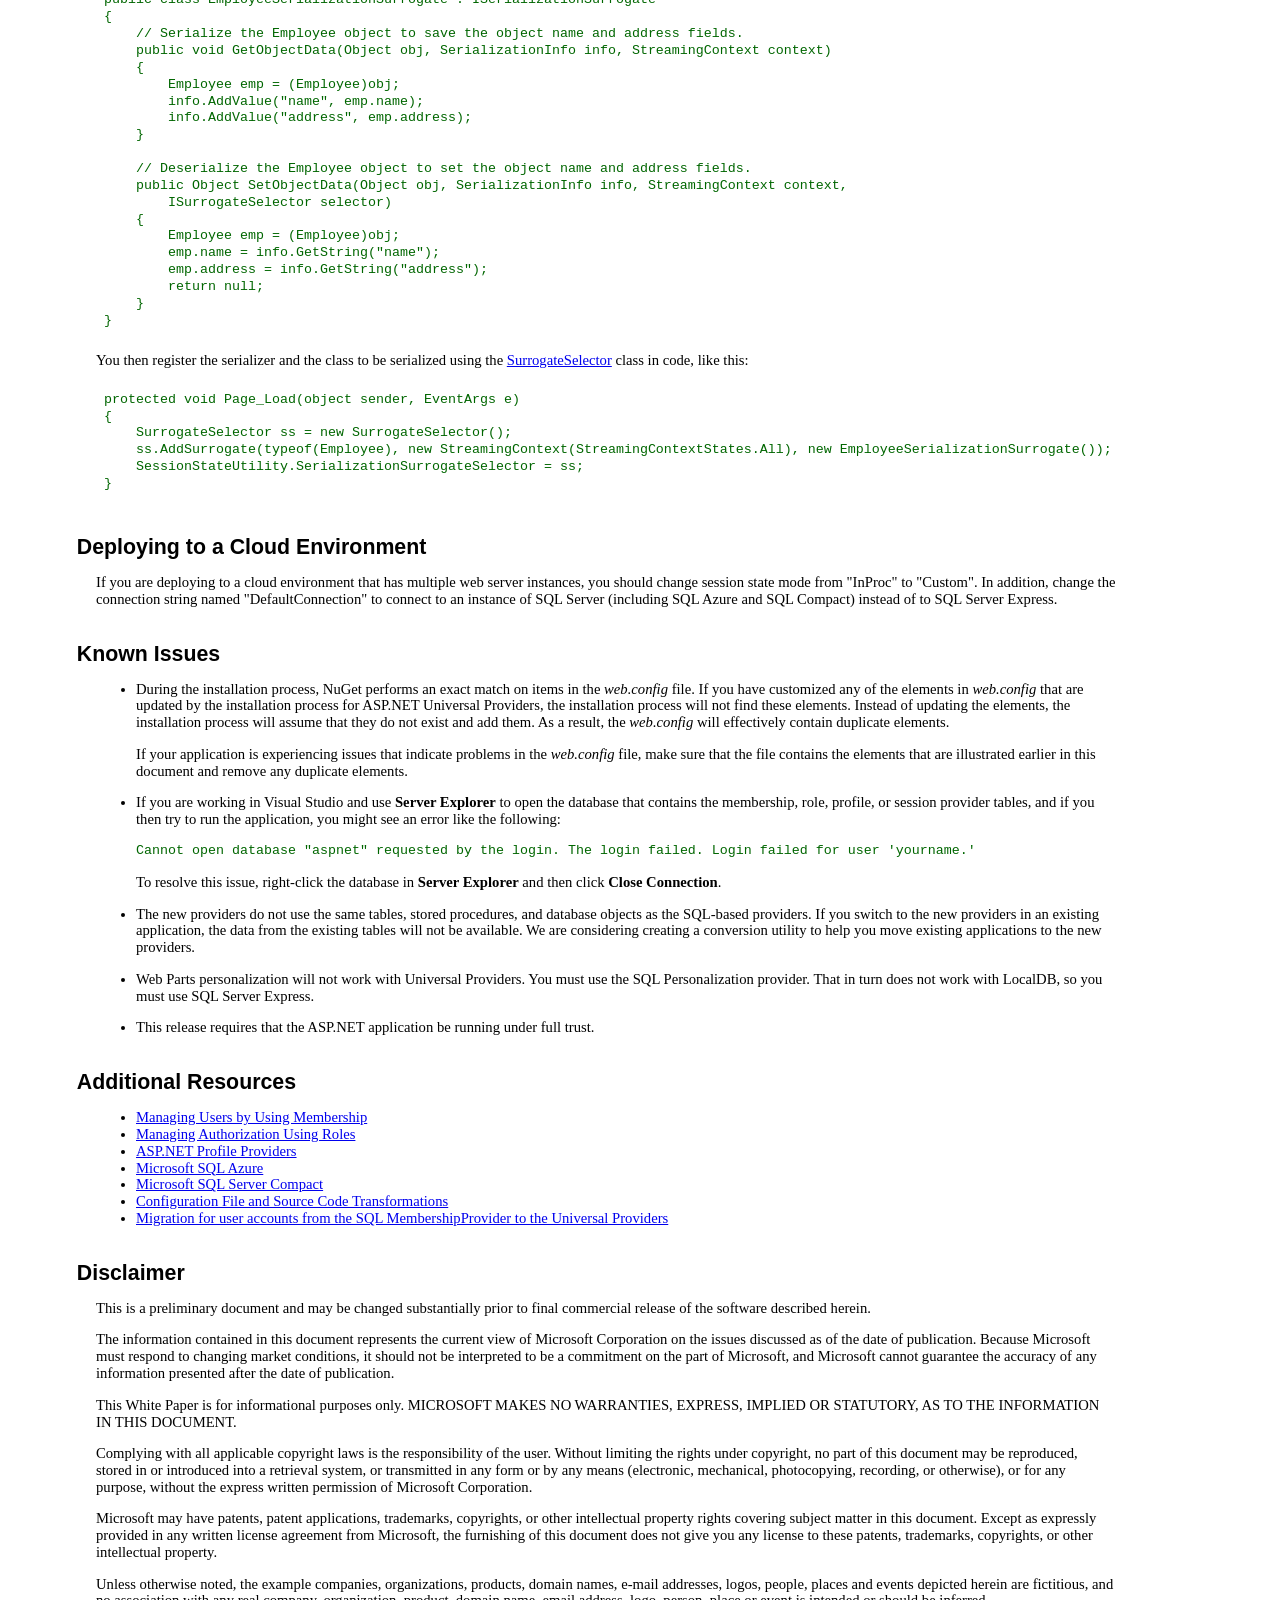
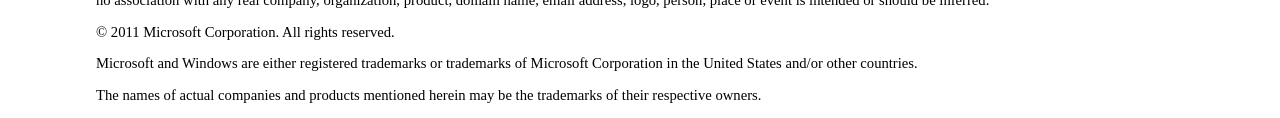
<file: packages/Microsoft.AspNet.Providers.Core.1.2/readme.html>
﻿<!DOCTYPE html PUBLIC "-//W3C//DTD XHTML 1.0 Transitional//EN" "http://www.w3.org/TR/xhtml1/DTD/xhtml1-transitional.dtd">
<html xmlns="http://www.w3.org/1999/xhtml">

<head>
<meta content="text/html; charset=utf-8" http-equiv="Content-Type" />
<title>ASP.NET Universal Providers Readme</title>


<style type="text/css">
body{
	margin-left:1in;
	margin-top:.75in;
	margin-right:1.7in;
	font-family:calibri;
	font-size:11pt;
	line-height:1.15em;
	background-color:white;
}

h1{
	margin-left:-.2in;
	font-family:Arial, Verdana, sans-serif;
	font-size:20pt;
}

h2{
	margin-left:-.2in;
	margin-top:1.8em;
	font-family:Arial, Verdana, sans-serif;
	font-size:16pt;
}

h3{
	margin-left:-.2in;
	font-family:Verdana, sans-serif;
	font-size:13.5pt;
}

table{
	border:thin gray groove;
}

thead{
	background-color:black;
	color:white;
	font-weight:bold;
	text-align:center;
}

td{
	border:1px solid black;
}

p.indent1{
	margin-left:.25in;
}


code{
	font-family:"Courier New";
	font-size:10pt;
	color:#006600;
}

pre{
	font-family:"Courier New";
	font-size:10pt;
	padding:8px;
	color:#006600;
}

span.highlight{
    background-color:Yellow;
	
}
</style>

</head>
<body>
<h1>ASP.NET Universal Providers</h1>

<p>Last update: 15 August 2012</p>


<p>The 
<a href="http://msdn.microsoft.com/en-us/library/system.web.security.sqlmembershipprovider.aspx">SqlMembershipProvider</a>, 
<a href="http://msdn.microsoft.com/en-us/library/system.web.security.sqlroleprovider.aspx">SqlRoleProvider</a>, 
<a href="http://msdn.microsoft.com/en-us/library/system.web.profile.sqlprofileprovider.aspx">SqlProfileProvider</a> classes that shipped in ASP.NET through version 4 support only Microsoft SQL Server and Microsoft SQL Server Express. They do not support newer offerings such as 
<a href="http://msdn.microsoft.com/en-us/library/ee336241.aspx">Microsoft SQL Azure</a> and 
<a href="http://www.microsoft.com/downloads/en/details.aspx?FamilyID=033cfb76-5382-44fb-bc7e-b3c8174832e2">Microsoft SQL Server Compact</a>. </p>
<p>ASP.NET Universal Providers have been created in order to extend support to all editions of SQL Server 2005 and later and to SQL Azure. If you use these providers to develop your application, the application will be ready for cloud environments like Azure.</p>
<p>Other than supporting additional storage options, the providers work like the existing SQL-based providers. Except as noted below, using ASP.NET Universal Providers requires no change in any of your applications.</p>
<ul>
	<li><a href="#Installing_and_Configuring_ASP.NET_Unive">Installing and 
	Configuring ASP.NET Universal Providers</a></li>
	<li><a href="#Selecting_a_Data_Store">Selecting a Data Store</a></li>
	<li><a href="#Storing_Data_in_Session_State_using_ASP">Storing Data in 
	Session State using ASP.NET Universal Providers</a></li>
	<li><a href="#Deploying_to_a_Cloud_Environment">Deploying to a Cloud 
	Environment</a></li>
	<li><a href="#Known_Issues">Known Issues</a></li>
	<li><a href="#Additional_Resources">Additional Resources</a></li>
	<li><a href="#Disclaimer">Disclaimer</a><br />
	</li>
</ul>

<h2><a name="Installing_and_Configuring_ASP.NET_Unive">Installing and Configuring ASP.NET Universal Providers</a></h2>



<p>To install ASP.NET Universal Providers, you use a NuGet package, which installs all required files (including this documentation). The NuGet package automatically enables the new providers when it is installed. By default, the NuGet package configures provider to use SQL Server Express. To use SQL Server Compact or SQL Azure, you must change the connection string for the provider, as explained 
<a href="#Selecting_a_Data_Store">later in this document</a>.</p>

<p>To enable the providers, the NuGet package adds configuration entries in the 
<em>web.config</em> file. The configuration for these providers is the same as the existing 
<code>SqlMembershipProvider</code> class, but the <code>type</code> parameter is set to the type of the new providers, as shown in the following table:</p>


<table>
	<thead>
		<td>SQL Provider Types</td>
		<td>Equivalent Type for Universal Providers</td>
	</thead>
	<tr>
		<td ><code>System.Web.Security.SqlMembershipProvider</code></td>
		<td ><code>System.Web.Providers.DefaultMembershipProvider</code></td>
	</tr>
	<tr>
		<td><code>System.Web.Profile.SqlProfileProvider</code></td>
		<td><code>System.Web.Providers.DefaultProfileProvider</code></td>
	</tr>
	<tr>
		<td><code>System.Web.Security.SqlRoleProvider</code></td>
		<td><code>System.Web.Providers.DefaultRoleProvider</code></td>
	</tr>
	<tr>
		<td>(Built into default provider)</td>
		<td><code>System.Web.Providers.DefaultSessionStateProvider</code></td>
	</tr>
</table>
<p>In the <em>web.config</em> file, the configuration looks like the following example (the connection string has been wrapped for readability). The differences from the configuration for older SQL-based providers are highlighted. Notice that a section has been added to define custom session-state handling using a custom provider, as described later under 
<a href="#Storing_Data_in_Session_State_using_ASP">Storing Data in Session State using ASP.NET Universal Providers</a>.</p>
<pre>&lt;configuration&gt;
&lt;connectionStrings&gt;
  &lt;add name="DefaultConnection"
    connectionString="Data Source=.\SQLEXPRESS;Initial Catalog=aspnetdb;Integrated Security=True"
    providerName="System.Data.SqlClient" /&gt;
  &lt;/connectionStrings&gt;

  &lt;system.web&gt;
    &lt;membership <span class="highlight">defaultProvider="DefaultMembershipProvider"</span>&gt;
      &lt;providers&gt;
        &lt;clear /&gt;
        &lt;add name="DefaultMembershipProvider"
             <span class="highlight">type="System.Web.Providers.DefaultMembershipProvider, System.Web.Providers, Version=1.0.0.0, Culture=neutral, PublicKeyToken=31bf3856ad364e35" 
</span>             connectionStringName="DefaultConnection"
             enablePasswordRetrieval="false"
             enablePasswordReset="true"
             requiresQuestionAndAnswer="false"
             requiresUniqueEmail="false"
             maxInvalidPasswordAttempts="5"
             minRequiredPasswordLength="6"
             minRequiredNonalphanumericCharacters="0"
             passwordAttemptWindow="10"
             applicationName="/" /&gt;
      &lt;/providers&gt;
    &lt;/membership&gt;

    &lt;profile <span class="highlight">defaultProvider="DefaultProfileProvider"</span>&gt;
      &lt;providers&gt;
        &lt;clear /&gt;
        &lt;add name="DefaultProfileProvider"
             <span class="highlight">type="System.Web.Providers.DefaultProfileProvider, System.Web.Providers, Version=1.0.0.0, Culture=neutral, PublicKeyToken=31bf3856ad364e35" 
</span>             connectionStringName="DefaultConnection"
             applicationName="/" /&gt;
      &lt;/providers&gt;
    &lt;/profile&gt;

    &lt;roleManager <span class="highlight">defaultProvider="DefaultRoleProvider"</span> enabled="false"&gt;
      &lt;providers&gt;
        &lt;clear /&gt;
        &lt;add name="DefaultRoleProvider"
             <span class="highlight">type="System.Web.Providers.DefaultRoleProvider, System.Web.Providers, Version=1.0.0.0, Culture=neutral, PublicKeyToken=31bf3856ad364e35"
</span>             connectionStringName="DefaultConnection"
             applicationName="/" /&gt;
      &lt;/providers&gt;
    &lt;/roleManager&gt;

    &lt;sessionState mode="Custom" customProvider="DefaultSessionProvider"&gt;
      &lt;providers&gt;
        &lt;add name="DefaultSessionProvider"
           <span class="highlight">type="System.Web.Providers.DefaultSessionStateProvider, System.Web.Providers, Version=1.0.0.0, Culture=neutral, PublicKeyToken=31bf3856ad364e35"
</span>           connectionStringName="DefaultConnection"
           applicationName="/" /&gt;
      &lt;/providers&gt;
    &lt;/sessionState&gt;
  &lt;/system.web&gt;&nbsp;</pre>

<h2><a name="Selecting_a_Data_Store">Selecting a Data Store</a></h2>
<p>If you want to use SQL Server LocalDB database,change the connection string as shown in the following example:</p>
<pre>
&lt;connectionStrings&gt;
  &lt;add name="DefaultConnection" providerName="System.Data.SqlClient" 
connectionString="Data Source=(LocalDb)\v11.0;
Initial Catalog=aspnet-ProjectName-GUID;Integrated Security=SSPI;
AttachDBFilename=|DataDirectory|\aspnet-ProjectName-GUID.mdf" /&gt;
&lt;connectionStrings&gt;
</pre>
<p>If you want to use SQL Server Express database,change the connection string as shown in the following example:</p>
<pre>
&lt;connectionStrings&gt;
  &lt;add name="DefaultConnection" providerName="System.Data.SqlClient" 
connectionString="Data Source=.\SQLEXPRESS;Initial Catalog=aspnetdb;
    Integrated Security=True" providerName="System.Data.SqlClient"/&gt;
&lt;connectionStrings&gt;
</pre>

<p>If you want to use SQL Server Compact, change the connection string as shown in the following example:</p>

<pre>&lt;connectionStrings&gt;
  &lt;add name="DefaultConnection" connectionString="Data Source=|DataDirectory|\aspnet.sdf" 
      providerName="System.Data.SqlServerCe.4.0"/&gt;
&lt;/connectionStrings&gt;</pre>
<p>If you want to use SQL Azure, change the connection string as shown in the 
following example (wrapped for readability):</p>
<pre>&lt;connectionStrings&gt;
  &lt;add name="DefaultConnection" 
     connectionString="data source=myDNSName;
         User ID=myUserName;Password=myPassword;
         Encrypt=true;Trusted_Connection=false=false"
     providerName="System.Data.SqlClient"/&gt;
&lt;connectionStrings&gt;</pre>

<h2><a name="Storing_Data_in_Session_State_using_ASP">Storing Data in Session State using ASP.NET Universal Providers</a></h2>

<p>By default, ASP.NET stores session data using an in-process (in-memory) session provider. This provider allows you to put any object in session state, because session state simply holds a reference to the object, not the object itself.</p>
<p>However, cloud environments might run your application on multiple computers. Therefore, for cloud-based applications, the application must store session state in some form of storage (like a database) that be accessed by more than one machine. This puts some restrictions on what data you store in session state — essentially, the data must be serializable. </p>
<p>When you install ASP.NET Universal Providers, the installation process configures session state to use the 
<code>System.Web.Providers.DefaultSessionStateProvider</code> type, as shown in the 
<em>web.config</em> file example earlier. This type stores session state in a database.</p> 
<p>Session data must be serializable. If you attempt to store something in session state that is not serializable, you will receive the following error: </p>

<p class="indent1"><code>Unable to serialize the session state. In 'StateServer' and 'SQLServer' mode, ASP.NET will serialize the session state objects, and as a result non-serializable objects or MarshalByRef objects are not permitted. the same restriction applies if similar serialization is done by the custom session state store in 'Custom' mode. </code></p>

<p>There are two ways to resolve this issue: by marking the type as serializable or by using a surrogate serializer.</p>

<h3>Marking Types as Serializable</h3>

<p>If you have access to the source code for the type that is being stored in session state, you can mark the type using the 
<code>Serializable</code> attribute, as in the following example. If the type contains additional classes, all the contained classes must be serializable as well.</p>
<pre><span class="highlight">[Serializable]</span>
public class Address { }

<span class="highlight">[Serializable]</span>
public class Person { 
     public Address Work;
     public Address Home; 
}</pre>

<h3>Using a Surrogate Serializer in .NET Framework 4.5</h3>

<p>If it's not practical to mark the type as serializable in source code, and if you are using .NET Framework 4.5, you can use a surrogate serializer. (This technique does not work in .NET Framework 4.)</p>
<p>Create a class that implements the 
<a href="http://msdn.microsoft.com/en-us/library/system.runtime.serialization.iserializationsurrogate.aspx">ISerializationSurrogate</a> interface.  In this class, you implement 
<a href="http://msdn.microsoft.com/en-us/library/system.runtime.serialization.iserializationsurrogate.getobjectdata.aspx">GetObjectData</a> and 
<a href="http://msdn.microsoft.com/en-us/library/system.runtime.serialization.iserializationsurrogate.setobjectdata.aspx">SetObjectData</a> methods in order to serialize and deserialze the data, respectively. In 
<code>GetObjectData</code> you invoke 
<a href="http://msdn.microsoft.com/en-us/library/system.runtime.serialization.serializationinfo.addvalue.aspx">SerializationInfo.AddValue</a> (using the appropriate overload for the data type of your data) to add individual fields of the object to serialize to a 
<a href="http://msdn.microsoft.com/en-us/library/system.runtime.serialization.serializationinfo.aspx">SerializationInfo</a> object. In 
<code>SetObjectData</code> you extract the serialized version back to its original value in the object. Here's an example:</p>










<pre>public class EmployeeSerializationSurrogate : ISerializationSurrogate
{
    // Serialize the Employee object to save the object name and address fields.
    public void GetObjectData(Object obj, SerializationInfo info, StreamingContext context)
    {
        Employee emp = (Employee)obj;
        info.AddValue("name", emp.name);
        info.AddValue("address", emp.address);
    }

    // Deserialize the Employee object to set the object name and address fields.
    public Object SetObjectData(Object obj, SerializationInfo info, StreamingContext context,
        ISurrogateSelector selector)
    {
        Employee emp = (Employee)obj;
        emp.name = info.GetString("name");
        emp.address = info.GetString("address");
        return null;
    }
}</pre>
<p>You then register the serializer and the class to be serialized using the 
<a href="http://msdn.microsoft.com/en-us/library/system.runtime.serialization.surrogateselector.aspx">SurrogateSelector</a> class in code, like this:</p>
<pre>protected void Page_Load(object sender, EventArgs e)
{
    SurrogateSelector ss = new SurrogateSelector();
    ss.AddSurrogate(typeof(Employee), new StreamingContext(StreamingContextStates.All), new EmployeeSerializationSurrogate());
    SessionStateUtility.SerializationSurrogateSelector = ss;
}</pre>
<h2><a name="Deploying_to_a_Cloud_Environment">Deploying to a Cloud Environment</a></h2>

<p>If you are deploying to a cloud environment that has multiple web server instances, you should change session state mode from "InProc" to "Custom".  In addition, change the connection string named "DefaultConnection" to connect to an instance of SQL Server (including SQL Azure and SQL  Compact) instead of to SQL Server Express.</p>

<h2><a name="Known_Issues">Known Issues</a></h2>

<ul>



<li>
<p>During the installation process, NuGet performs an exact match on items in the 
<em>web.config</em> file. If you have customized any of the elements in <em>web.config</em> that are updated by the installation process for ASP.NET Universal Providers, the installation process will not find these elements. Instead of updating the elements, the installation process will assume that they do not exist and add them. As a result, the 
<em>web.config</em> will effectively contain duplicate elements.</p>
<p>If your application is experiencing issues that indicate problems in the <em>web.config</em> file, make sure that the file contains the elements that are illustrated earlier in this document and remove any duplicate elements.</p>
</li>

<li>
<p>If you are working in Visual Studio and use <strong>Server Explorer</strong> to open the database that contains the membership, role, profile, or session provider tables, and if you then try to run the application, you might see an error like the following: </p>
<p><code>Cannot open database "aspnet" requested by the login. The login failed. Login failed for user 'yourname.'</code></p>
<p>To resolve this issue, right-click the database in <strong>Server Explorer</strong> and then click 
<strong>Close Connection</strong>. </p>
</li>


<li>
<p>The new providers do not use the same tables, stored procedures, and database objects as the SQL-based providers. If you switch to the new providers in an existing application, the data from the existing tables will not be available. We are considering creating a conversion utility to help you move existing applications to the new providers.</p>
</li>


<li>
<p>Web Parts personalization will not work with Universal Providers. You must use the SQL Personalization provider. That in turn does not work with LocalDB, so you must use SQL Server Express.</p>
</li>

<li>
<p>This release requires that the ASP.NET application be running under full trust.</p>
</li>

</ul>


<h2><a name="Additional_Resources">Additional Resources</a></h2>

<ul>
<li><a href="http://msdn.microsoft.com/en-us/library/tw292whz.aspx">Managing Users by Using Membership</a></li>
<li><a href="http://msdn.microsoft.com/en-us/library/9ab2fxh0.aspx">Managing Authorization Using Roles</a></li>
<li><a href="http://msdn.microsoft.com/en-us/library/014bec1k.aspx">ASP.NET Profile Providers</a></li>
<li><a href="http://msdn.microsoft.com/en-us/library/ee336241.aspx">Microsoft SQL Azure</a></li>
<li>
<a href="http://www.microsoft.com/downloads/en/details.aspx?FamilyID=033cfb76-5382-44fb-bc7e-b3c8174832e2">Microsoft SQL Server Compact</a></li>
<li>
<a href="http://docs.nuget.org/docs/creating-packages/configuration-file-and-source-code-transformations">Configuration File and Source Code Transformations</a></li>
<li><a href="http://go.microsoft.com/fwlink/?LinkId=261899">Migration for user accounts from the SQL MembershipProvider to the Universal Providers</a></li>
</ul>
<h2><a name="Disclaimer">Disclaimer</a></h2>


<p>This is a preliminary document and may be changed substantially prior to final commercial release of the software described herein.</p>
<p>The information contained in this document represents the current view of Microsoft Corporation on the issues discussed as of the date of publication. Because Microsoft must respond to changing market conditions, it should not be interpreted to be a commitment on the part of Microsoft, and Microsoft cannot guarantee the accuracy of any information presented after the date of publication.</p>
<p>This White Paper is for informational purposes only. MICROSOFT MAKES NO WARRANTIES, EXPRESS, IMPLIED OR STATUTORY, AS TO THE INFORMATION IN THIS DOCUMENT.
<p>Complying with all applicable copyright laws is the responsibility of the user. Without limiting the rights under copyright, no part of this document may be reproduced, stored in or introduced into a retrieval system, or transmitted in any form or by any means (electronic, mechanical, photocopying, recording, or otherwise), or for any purpose, without the express written permission of Microsoft Corporation.</p>
<p>Microsoft may have patents, patent applications, trademarks, copyrights, or other intellectual property rights covering subject matter in this document. Except as expressly provided in any written license agreement from Microsoft, the furnishing of this document does not give you any license to these patents, trademarks, copyrights, or other intellectual property.</p>
<p>Unless otherwise noted, the example companies, organizations, products, domain names, e-mail addresses, logos, people, places and events depicted herein are fictitious, and no association with any real company, organization, product, domain name, email address, logo, person, place or event is intended or should be inferred.</p>
<p>&copy; 2011 Microsoft Corporation. All rights reserved.</p>
<p>Microsoft and Windows are either registered trademarks or trademarks of Microsoft Corporation in the United States and/or other countries.</p>
<p>The names of actual companies and products mentioned herein may be the trademarks of their respective owners.</p>
</body>
</html>
</file>
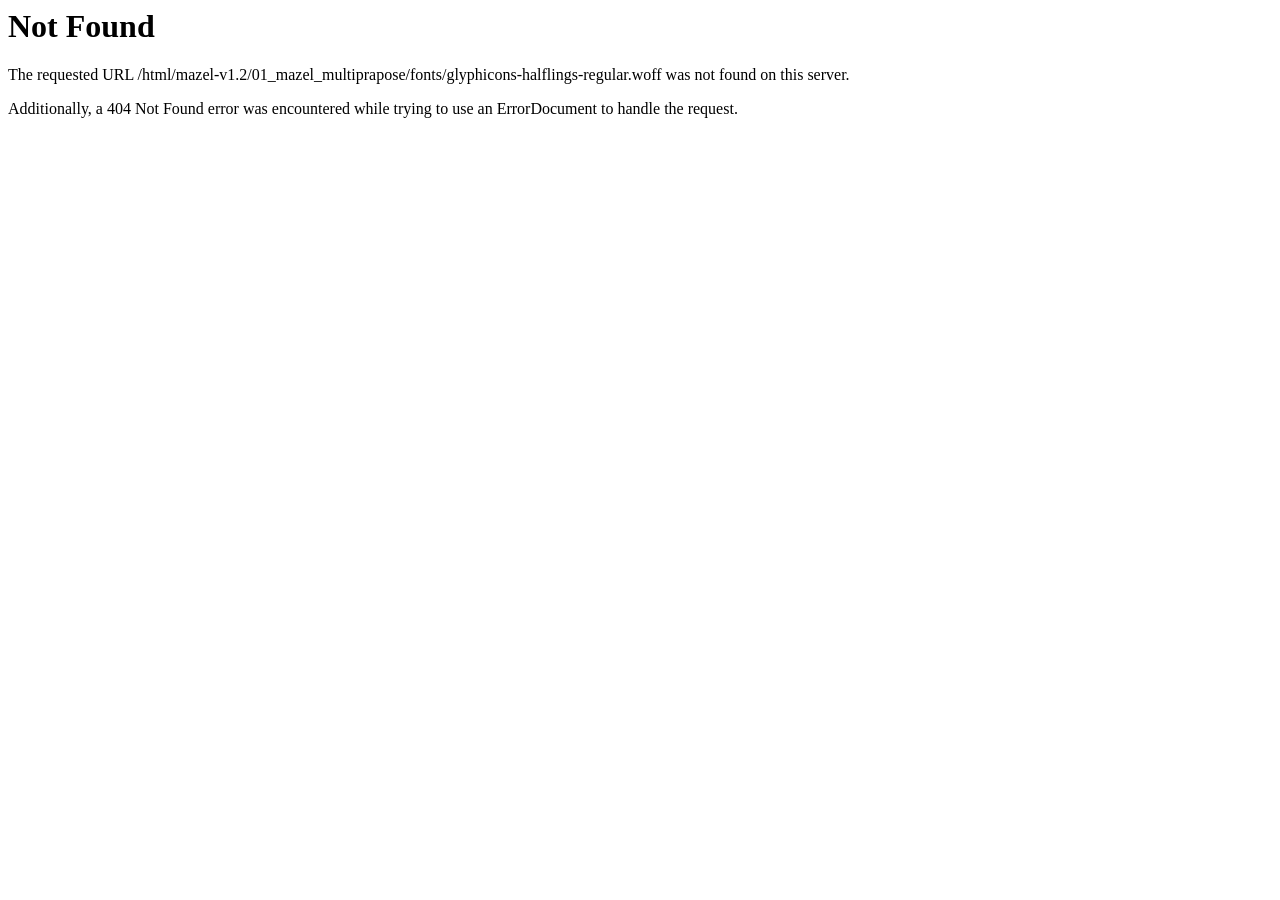
<file: KLTN_QuanLyLuuTruHoSo/Template/fonts/glyphicons-halflings-regular-2.html>
<!DOCTYPE HTML PUBLIC "-//IETF//DTD HTML 2.0//EN">
<html><head>
<title>404 Not Found</title>
</head><body>
<h1>Not Found</h1>
<p>The requested URL /html/mazel-v1.2/01_mazel_multiprapose/fonts/glyphicons-halflings-regular.woff was not found on this server.</p>
<p>Additionally, a 404 Not Found
error was encountered while trying to use an ErrorDocument to handle the request.</p>
</body></html>
</file>
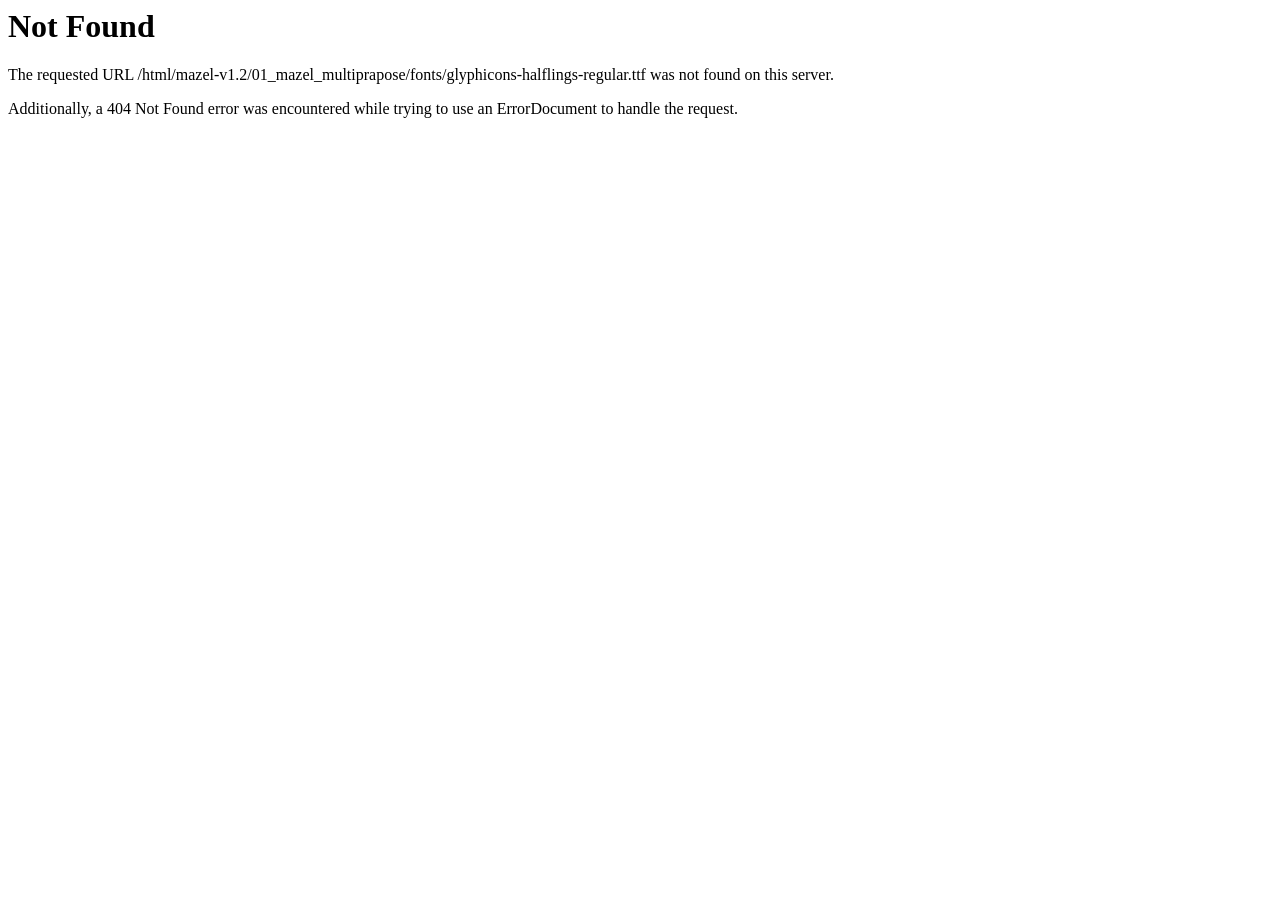
<file: KLTN_QuanLyLuuTruHoSo/Template/fonts/glyphicons-halflings-regular-3.html>
<!DOCTYPE HTML PUBLIC "-//IETF//DTD HTML 2.0//EN">
<html><head>
<title>404 Not Found</title>
</head><body>
<h1>Not Found</h1>
<p>The requested URL /html/mazel-v1.2/01_mazel_multiprapose/fonts/glyphicons-halflings-regular.ttf was not found on this server.</p>
<p>Additionally, a 404 Not Found
error was encountered while trying to use an ErrorDocument to handle the request.</p>
</body></html>
</file>
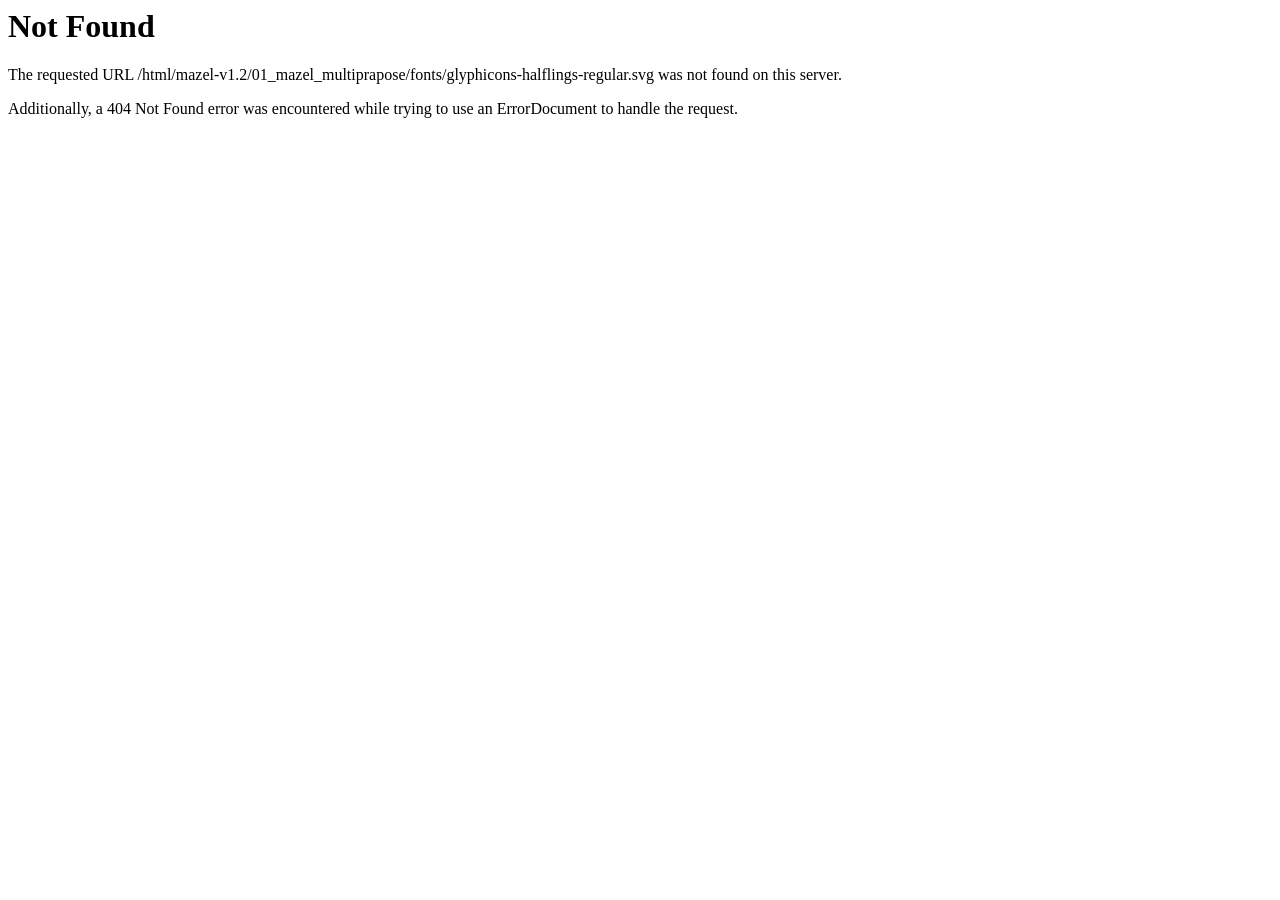
<file: KLTN_QuanLyLuuTruHoSo/Template/fonts/glyphicons-halflings-regular-4.html>
<!DOCTYPE HTML PUBLIC "-//IETF//DTD HTML 2.0//EN">
<html><head>
<title>404 Not Found</title>
</head><body>
<h1>Not Found</h1>
<p>The requested URL /html/mazel-v1.2/01_mazel_multiprapose/fonts/glyphicons-halflings-regular.svg was not found on this server.</p>
<p>Additionally, a 404 Not Found
error was encountered while trying to use an ErrorDocument to handle the request.</p>
</body></html>
</file>
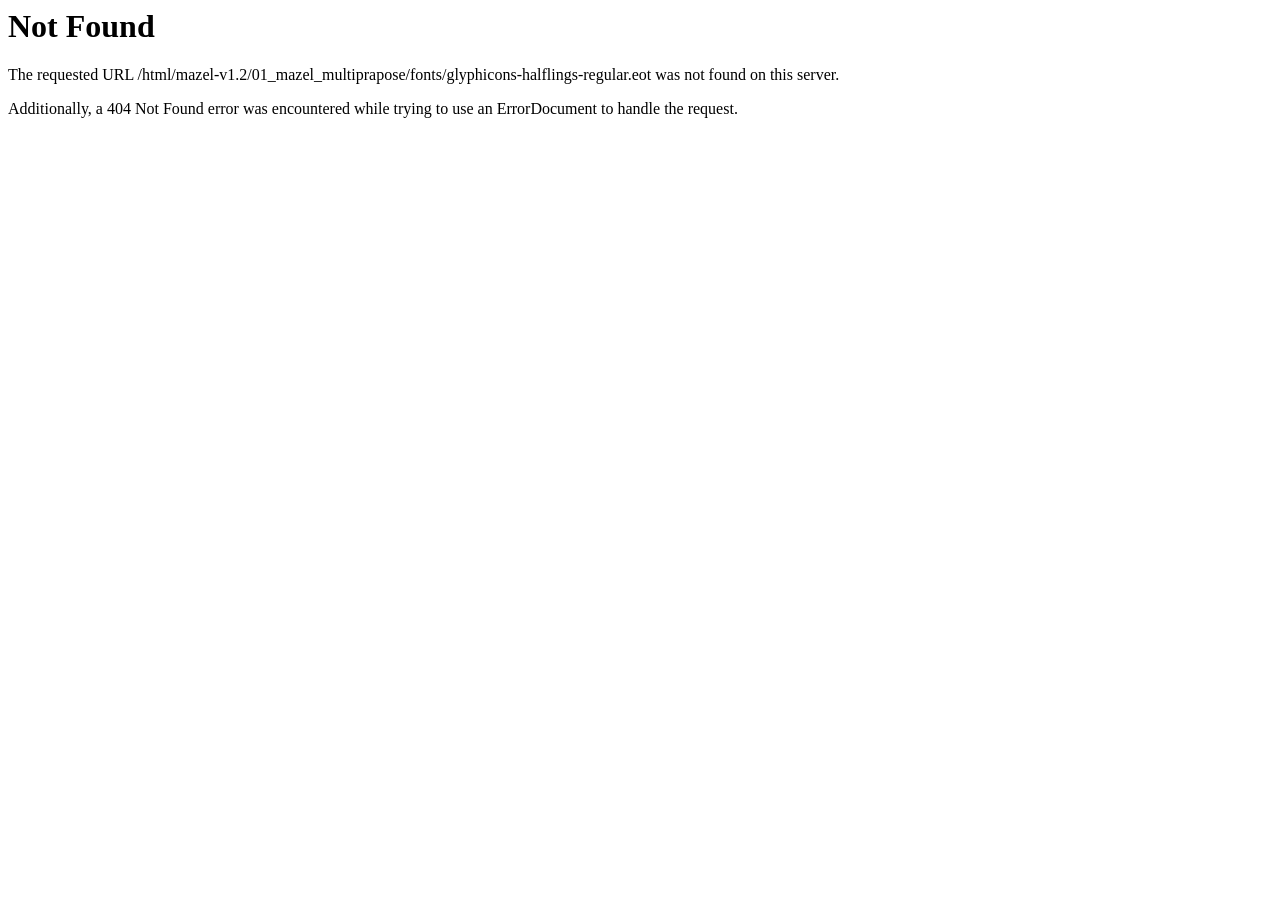
<file: KLTN_QuanLyLuuTruHoSo/Template/fonts/glyphicons-halflings-regular.html>
<!DOCTYPE HTML PUBLIC "-//IETF//DTD HTML 2.0//EN">
<html><head>
<title>404 Not Found</title>
</head><body>
<h1>Not Found</h1>
<p>The requested URL /html/mazel-v1.2/01_mazel_multiprapose/fonts/glyphicons-halflings-regular.eot was not found on this server.</p>
<p>Additionally, a 404 Not Found
error was encountered while trying to use an ErrorDocument to handle the request.</p>
</body></html>
</file>
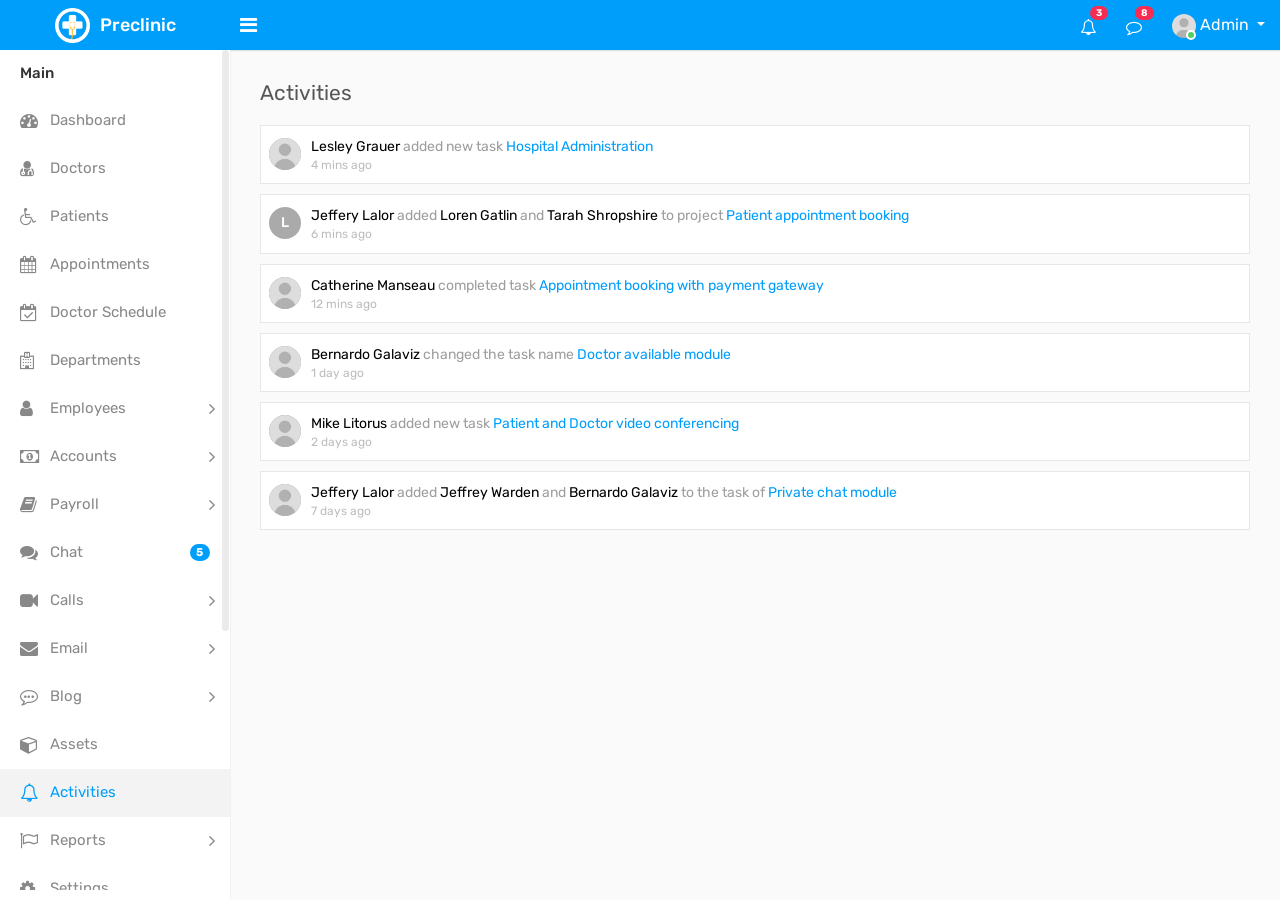
<file: KLTN_QuanLyLuuTruHoSo/Template/Preclinic-Hospital-Bootstrap4-Admin/activities.html>
<!DOCTYPE html>
<html lang="en">


<!-- activities22:59-->
<head>
    <meta charset="utf-8">
    <meta name="viewport" content="width=device-width, initial-scale=1.0, user-scalable=0">
    <link rel="shortcut icon" type="image/x-icon" href="assets/img/favicon.ico">
    <title>Preclinic - Medical & Hospital - Bootstrap 4 Admin Template</title>
    <link rel="stylesheet" type="text/css" href="assets/css/bootstrap.min.css">
    <link rel="stylesheet" type="text/css" href="assets/css/font-awesome.min.css">
    <link rel="stylesheet" type="text/css" href="assets/css/style.css">
    <!--[if lt IE 9]>
		<script src="assets/js/html5shiv.min.js"></script>
		<script src="assets/js/respond.min.js"></script>
	<![endif]-->
</head>

<body>
    <div class="main-wrapper">
        <div class="header">
			<div class="header-left">
				<a href="index-2.html" class="logo">
					<img src="assets/img/logo.png" width="35" height="35" alt=""> <span>Preclinic</span>
				</a>
			</div>
			<a id="toggle_btn" href="javascript:void(0);"><i class="fa fa-bars"></i></a>
            <a id="mobile_btn" class="mobile_btn float-left" href="#sidebar"><i class="fa fa-bars"></i></a>
            <ul class="nav user-menu float-right">
                <li class="nav-item dropdown">
                    <a href="#" class="dropdown-toggle nav-link" data-toggle="dropdown"><i class="fa fa-bell-o"></i> <span class="badge badge-pill bg-danger float-right">3</span></a>
                    <div class="dropdown-menu notifications">
                        <div class="topnav-dropdown-header">
                            <span>Notifications</span>
                        </div>
                        <div class="drop-scroll">
                            <ul class="notification-list">
                                <li class="notification-message">
                                    <a href="activities.html">
                                        <div class="media">
											<span class="avatar">
												<img alt="John Doe" src="assets/img/user.jpg" class="img-fluid rounded-circle">
											</span>
											<div class="media-body">
												<p class="noti-details"><span class="noti-title">John Doe</span> added new task <span class="noti-title">Patient appointment booking</span></p>
												<p class="noti-time"><span class="notification-time">4 mins ago</span></p>
											</div>
                                        </div>
                                    </a>
                                </li>
                                <li class="notification-message">
                                    <a href="activities.html">
                                        <div class="media">
											<span class="avatar">V</span>
											<div class="media-body">
												<p class="noti-details"><span class="noti-title">Tarah Shropshire</span> changed the task name <span class="noti-title">Appointment booking with payment gateway</span></p>
												<p class="noti-time"><span class="notification-time">6 mins ago</span></p>
											</div>
                                        </div>
                                    </a>
                                </li>
                                <li class="notification-message">
                                    <a href="activities.html">
                                        <div class="media">
											<span class="avatar">L</span>
											<div class="media-body">
												<p class="noti-details"><span class="noti-title">Misty Tison</span> added <span class="noti-title">Domenic Houston</span> and <span class="noti-title">Claire Mapes</span> to project <span class="noti-title">Doctor available module</span></p>
												<p class="noti-time"><span class="notification-time">8 mins ago</span></p>
											</div>
                                        </div>
                                    </a>
                                </li>
                                <li class="notification-message">
                                    <a href="activities.html">
                                        <div class="media">
											<span class="avatar">G</span>
											<div class="media-body">
												<p class="noti-details"><span class="noti-title">Rolland Webber</span> completed task <span class="noti-title">Patient and Doctor video conferencing</span></p>
												<p class="noti-time"><span class="notification-time">12 mins ago</span></p>
											</div>
                                        </div>
                                    </a>
                                </li>
                                <li class="notification-message">
                                    <a href="activities.html">
                                        <div class="media">
											<span class="avatar">V</span>
											<div class="media-body">
												<p class="noti-details"><span class="noti-title">Bernardo Galaviz</span> added new task <span class="noti-title">Private chat module</span></p>
												<p class="noti-time"><span class="notification-time">2 days ago</span></p>
											</div>
                                        </div>
                                    </a>
                                </li>
                            </ul>
                        </div>
                        <div class="topnav-dropdown-footer">
                            <a href="activities.html">View all Notifications</a>
                        </div>
                    </div>
                </li>
                <li class="nav-item dropdown">
                    <a href="javascript:void(0);" id="open_msg_box" class="hasnotifications nav-link"><i class="fa fa-comment-o"></i> <span class="badge badge-pill bg-danger float-right">8</span></a>
                </li>
                <li class="nav-item dropdown has-arrow">
                    <a href="#" class="dropdown-toggle nav-link user-link" data-toggle="dropdown">
                        <span class="user-img"><img class="rounded-circle" src="assets/img/user.jpg" width="40" alt="Admin">
							<span class="status online"></span></span>
                        <span>Admin</span>
                    </a>
					<div class="dropdown-menu">
						<a class="dropdown-item" href="profile.html">My Profile</a>
						<a class="dropdown-item" href="edit-profile.html">Edit Profile</a>
						<a class="dropdown-item" href="settings.html">Settings</a>
						<a class="dropdown-item" href="login.html">Logout</a>
					</div>
                </li>
            </ul>
            <div class="dropdown mobile-user-menu float-right">
                <a href="#" class="nav-link dropdown-toggle" data-toggle="dropdown" aria-expanded="false"><i class="fa fa-ellipsis-v"></i></a>
                <div class="dropdown-menu dropdown-menu-right">
                    <a class="dropdown-item" href="profile.html">My Profile</a>
                    <a class="dropdown-item" href="edit-profile.html">Edit Profile</a>
                    <a class="dropdown-item" href="settings.html">Settings</a>
                    <a class="dropdown-item" href="login.html">Logout</a>
                </div>
            </div>
        </div>
        <div class="sidebar" id="sidebar">
            <div class="sidebar-inner slimscroll">
                <div id="sidebar-menu" class="sidebar-menu">
                    <ul>
                        <li class="menu-title">Main</li>
                        <li>
                            <a href="index-2.html"><i class="fa fa-dashboard"></i> <span>Dashboard</span></a>
                        </li>
						<li>
                            <a href="doctors.html"><i class="fa fa-user-md"></i> <span>Doctors</span></a>
                        </li>
                        <li>
                            <a href="patients.html"><i class="fa fa-wheelchair"></i> <span>Patients</span></a>
                        </li>
                        <li>
                            <a href="appointments.html"><i class="fa fa-calendar"></i> <span>Appointments</span></a>
                        </li>
                        <li>
                            <a href="schedule.html"><i class="fa fa-calendar-check-o"></i> <span>Doctor Schedule</span></a>
                        </li>
                        <li>
                            <a href="departments.html"><i class="fa fa-hospital-o"></i> <span>Departments</span></a>
                        </li>
						<li class="submenu">
							<a href="#"><i class="fa fa-user"></i> <span> Employees </span> <span class="menu-arrow"></span></a>
							<ul style="display: none;">
								<li><a href="employees.html">Employees List</a></li>
								<li><a href="leaves.html">Leaves</a></li>
								<li><a href="holidays.html">Holidays</a></li>
								<li><a href="attendance.html">Attendance</a></li>
							</ul>
						</li>
						<li class="submenu">
							<a href="#"><i class="fa fa-money"></i> <span> Accounts </span> <span class="menu-arrow"></span></a>
							<ul style="display: none;">
								<li><a href="invoices.html">Invoices</a></li>
								<li><a href="payments.html">Payments</a></li>
								<li><a href="expenses.html">Expenses</a></li>
								<li><a href="taxes.html">Taxes</a></li>
								<li><a href="provident-fund.html">Provident Fund</a></li>
							</ul>
						</li>
						<li class="submenu">
							<a href="#"><i class="fa fa-book"></i> <span> Payroll </span> <span class="menu-arrow"></span></a>
							<ul style="display: none;">
								<li><a href="salary.html"> Employee Salary </a></li>
								<li><a href="salary-view.html"> Payslip </a></li>
							</ul>
						</li>
                        <li>
                            <a href="chat.html"><i class="fa fa-comments"></i> <span>Chat</span> <span class="badge badge-pill bg-primary float-right">5</span></a>
                        </li>
                        <li class="submenu">
                            <a href="#"><i class="fa fa-video-camera camera"></i> <span> Calls</span> <span class="menu-arrow"></span></a>
                            <ul style="display: none;">
                                <li><a href="voice-call.html">Voice Call</a></li>
                                <li><a href="video-call.html">Video Call</a></li>
                                <li><a href="incoming-call.html">Incoming Call</a></li>
                            </ul>
                        </li>
                        <li class="submenu">
                            <a href="#"><i class="fa fa-envelope"></i> <span> Email</span> <span class="menu-arrow"></span></a>
                            <ul style="display: none;">
                                <li><a href="compose.html">Compose Mail</a></li>
                                <li><a href="inbox.html">Inbox</a></li>
                                <li><a href="mail-view.html">Mail View</a></li>
                            </ul>
                        </li>
                        <li class="submenu">
                            <a href="#"><i class="fa fa-commenting-o"></i> <span> Blog</span> <span class="menu-arrow"></span></a>
                            <ul style="display: none;">
                                <li><a href="blog.html">Blog</a></li>
                                <li><a href="blog-details.html">Blog View</a></li>
                                <li><a href="add-blog.html">Add Blog</a></li>
                                <li><a href="edit-blog.html">Edit Blog</a></li>
                            </ul>
                        </li>
						<li>
							<a href="assets.html"><i class="fa fa-cube"></i> <span>Assets</span></a>
						</li>
						<li class="active">
							<a href="activities.html"><i class="fa fa-bell-o"></i> <span>Activities</span></a>
						</li>
						<li class="submenu">
							<a href="#"><i class="fa fa-flag-o"></i> <span> Reports </span> <span class="menu-arrow"></span></a>
							<ul style="display: none;">
								<li><a href="expense-reports.html"> Expense Report </a></li>
								<li><a href="invoice-reports.html"> Invoice Report </a></li>
							</ul>
						</li>
                        <li>
                            <a href="settings.html"><i class="fa fa-cog"></i> <span>Settings</span></a>
                        </li>
                        <li class="menu-title">UI Elements</li>
                        <li class="submenu">
                            <a href="#"><i class="fa fa-laptop"></i> <span> Components</span> <span class="menu-arrow"></span></a>
                            <ul style="display: none;">
                                <li><a href="uikit.html">UI Kit</a></li>
                                <li><a href="typography.html">Typography</a></li>
                                <li><a href="tabs.html">Tabs</a></li>
                            </ul>
                        </li>
                        <li class="submenu">
                            <a href="#"><i class="fa fa-edit"></i> <span> Forms</span> <span class="menu-arrow"></span></a>
                            <ul style="display: none;">
                                <li><a href="form-basic-inputs.html">Basic Inputs</a></li>
                                <li><a href="form-input-groups.html">Input Groups</a></li>
                                <li><a href="form-horizontal.html">Horizontal Form</a></li>
                                <li><a href="form-vertical.html">Vertical Form</a></li>
                            </ul>
                        </li>
                        <li class="submenu">
                            <a href="#"><i class="fa fa-table"></i> <span> Tables</span> <span class="menu-arrow"></span></a>
                            <ul style="display: none;">
                                <li><a href="tables-basic.html">Basic Tables</a></li>
                                <li><a href="tables-datatables.html">Data Table</a></li>
                            </ul>
                        </li>
                        <li>
                            <a href="calendar.html"><i class="fa fa-calendar"></i> <span>Calendar</span></a>
                        </li>
                        <li class="menu-title">Extras</li>
                        <li class="submenu">
                            <a href="#"><i class="fa fa-columns"></i> <span>Pages</span> <span class="menu-arrow"></span></a>
                            <ul style="display: none;">
                                <li><a href="login.html"> Login </a></li>
                                <li><a href="register.html"> Register </a></li>
                                <li><a href="forgot-password.html"> Forgot Password </a></li>
                                <li><a href="change-password2.html"> Change Password </a></li>
                                <li><a href="lock-screen.html"> Lock Screen </a></li>
                                <li><a href="profile.html"> Profile </a></li>
                                <li><a href="gallery.html"> Gallery </a></li>
                                <li><a href="error-404.html">404 Error </a></li>
                                <li><a href="error-500.html">500 Error </a></li>
                                <li><a href="blank-page.html"> Blank Page </a></li>
                            </ul>
                        </li>
                        <li class="submenu">
                            <a href="javascript:void(0);"><i class="fa fa-share-alt"></i> <span>Multi Level</span> <span class="menu-arrow"></span></a>
                            <ul style="display: none;">
                                <li class="submenu">
                                    <a href="javascript:void(0);"><span>Level 1</span> <span class="menu-arrow"></span></a>
                                    <ul style="display: none;">
                                        <li><a href="javascript:void(0);"><span>Level 2</span></a></li>
                                        <li class="submenu">
                                            <a href="javascript:void(0);"> <span> Level 2</span> <span class="menu-arrow"></span></a>
                                            <ul style="display: none;">
                                                <li><a href="javascript:void(0);">Level 3</a></li>
                                                <li><a href="javascript:void(0);">Level 3</a></li>
                                            </ul>
                                        </li>
                                        <li><a href="javascript:void(0);"><span>Level 2</span></a></li>
                                    </ul>
                                </li>
                                <li>
                                    <a href="javascript:void(0);"><span>Level 1</span></a>
                                </li>
                            </ul>
                        </li>
                    </ul>
                </div>
            </div>
        </div>
        <div class="page-wrapper">
            <div class="content">
                <div class="row">
                    <div class="col-sm-12">
                        <h4 class="page-title">Activities</h4>
                    </div>
                </div>
                <div class="row">
                    <div class="col-md-12">
                        <div class="activity">
                            <div class="activity-box">
                                <ul class="activity-list">
                                    <li>
                                        <div class="activity-user">
                                            <a href="profile.html" title="Lesley Grauer" data-toggle="tooltip" class="avatar">
                                                <img alt="Lesley Grauer" src="assets/img/user.jpg" class="img-fluid rounded-circle">
                                            </a>
                                        </div>
                                        <div class="activity-content">
                                            <div class="timeline-content">
                                                <a href="profile.html" class="name">Lesley Grauer</a> added new task <a href="#">Hospital Administration</a>
                                                <span class="time">4 mins ago</span>
                                            </div>
                                        </div>
										<a class="activity-delete" href="#" title="Delete">&times;</a>
                                    </li>
                                    <li>
                                        <div class="activity-user">
                                            <a href="profile.html" class="avatar" title="Jeffery Lalor" data-toggle="tooltip">L</a>
                                        </div>
                                        <div class="activity-content">
                                            <div class="timeline-content">
                                                <a href="profile.html" class="name">Jeffery Lalor</a> added <a href="profile.html" class="name">Loren Gatlin</a> and <a href="profile.html" class="name">Tarah Shropshire</a> to project <a href="#">Patient appointment booking</a>
                                                <span class="time">6 mins ago</span>
                                            </div>
                                        </div>
										<a class="activity-delete" href="#" title="Delete">&times;</a>
                                    </li>
                                    <li>
                                        <div class="activity-user">
                                            <a href="profile.html" title="Catherine Manseau" data-toggle="tooltip" class="avatar">
                                                <img alt="Catherine Manseau" src="assets/img/user.jpg" class="img-fluid rounded-circle">
                                            </a>
                                        </div>
                                        <div class="activity-content">
                                            <div class="timeline-content">
                                                <a href="profile.html" class="name">Catherine Manseau</a> completed task <a href="#">Appointment booking with payment gateway</a>
                                                <span class="time">12 mins ago</span>
                                            </div>
                                        </div>
										<a class="activity-delete" href="#" title="Delete">&times;</a>
                                    </li>
                                    <li>
                                        <div class="activity-user">
                                            <a href="#" title="Bernardo Galaviz" data-toggle="tooltip" class="avatar">
                                                <img alt="Bernardo Galaviz" src="assets/img/user.jpg" class="img-fluid rounded-circle">
                                            </a>
                                        </div>
                                        <div class="activity-content">
                                            <div class="timeline-content">
                                                <a href="profile.html" class="name">Bernardo Galaviz</a> changed the task name <a href="#">Doctor available module</a>
                                                <span class="time">1 day ago</span>
                                            </div>
                                        </div>
										<a class="activity-delete" href="#" title="Delete">&times;</a>
                                    </li>
                                    <li>
                                        <div class="activity-user">
                                            <a href="profile.html" title="Mike Litorus" data-toggle="tooltip" class="avatar">
                                                <img alt="Mike Litorus" src="assets/img/user.jpg" class="img-fluid rounded-circle">
                                            </a>
                                        </div>
                                        <div class="activity-content">
                                            <div class="timeline-content">
                                                <a href="profile.html" class="name">Mike Litorus</a> added new task <a href="#">Patient and Doctor video conferencing</a>
                                                <span class="time">2 days ago</span>
                                            </div>
                                        </div>
										<a class="activity-delete" href="#" title="Delete">&times;</a>
                                    </li>
                                    <li>
                                        <div class="activity-user">
                                            <a href="profile.html" title="Jeffery Lalor" data-toggle="tooltip" class="avatar">
                                                <img alt="Jeffery Lalor" src="assets/img/user.jpg" class="img-fluid rounded-circle">
                                            </a>
                                        </div>
                                        <div class="activity-content">
                                            <div class="timeline-content">
                                                <a href="profile.html" class="name">Jeffery Lalor</a> added <a href="profile.html" class="name">Jeffrey Warden</a> and <a href="profile.html" class="name">Bernardo Galaviz</a> to the task of <a href="#">Private chat module</a>
                                                <span class="time">7 days ago</span>
                                            </div>
                                        </div>
										<a class="activity-delete" href="#" title="Delete">&times;</a>
                                    </li>
                                </ul>
                            </div>
                        </div>
                    </div>
                </div>
            </div>
            <div class="notification-box">
                <div class="msg-sidebar notifications msg-noti">
                    <div class="topnav-dropdown-header">
                        <span>Messages</span>
                    </div>
                    <div class="drop-scroll msg-list-scroll" id="msg_list">
                        <ul class="list-box">
                            <li>
                                <a href="chat.html">
                                    <div class="list-item">
                                        <div class="list-left">
                                            <span class="avatar">R</span>
                                        </div>
                                        <div class="list-body">
                                            <span class="message-author">Richard Miles </span>
                                            <span class="message-time">12:28 AM</span>
                                            <div class="clearfix"></div>
                                            <span class="message-content">Lorem ipsum dolor sit amet, consectetur adipiscing</span>
                                        </div>
                                    </div>
                                </a>
                            </li>
                            <li>
                                <a href="chat.html">
                                    <div class="list-item new-message">
                                        <div class="list-left">
                                            <span class="avatar">J</span>
                                        </div>
                                        <div class="list-body">
                                            <span class="message-author">John Doe</span>
                                            <span class="message-time">1 Aug</span>
                                            <div class="clearfix"></div>
                                            <span class="message-content">Lorem ipsum dolor sit amet, consectetur adipiscing</span>
                                        </div>
                                    </div>
                                </a>
                            </li>
                            <li>
                                <a href="chat.html">
                                    <div class="list-item">
                                        <div class="list-left">
                                            <span class="avatar">T</span>
                                        </div>
                                        <div class="list-body">
                                            <span class="message-author"> Tarah Shropshire </span>
                                            <span class="message-time">12:28 AM</span>
                                            <div class="clearfix"></div>
                                            <span class="message-content">Lorem ipsum dolor sit amet, consectetur adipiscing</span>
                                        </div>
                                    </div>
                                </a>
                            </li>
                            <li>
                                <a href="chat.html">
                                    <div class="list-item">
                                        <div class="list-left">
                                            <span class="avatar">M</span>
                                        </div>
                                        <div class="list-body">
                                            <span class="message-author">Mike Litorus</span>
                                            <span class="message-time">12:28 AM</span>
                                            <div class="clearfix"></div>
                                            <span class="message-content">Lorem ipsum dolor sit amet, consectetur adipiscing</span>
                                        </div>
                                    </div>
                                </a>
                            </li>
                            <li>
                                <a href="chat.html">
                                    <div class="list-item">
                                        <div class="list-left">
                                            <span class="avatar">C</span>
                                        </div>
                                        <div class="list-body">
                                            <span class="message-author"> Catherine Manseau </span>
                                            <span class="message-time">12:28 AM</span>
                                            <div class="clearfix"></div>
                                            <span class="message-content">Lorem ipsum dolor sit amet, consectetur adipiscing</span>
                                        </div>
                                    </div>
                                </a>
                            </li>
                            <li>
                                <a href="chat.html">
                                    <div class="list-item">
                                        <div class="list-left">
                                            <span class="avatar">D</span>
                                        </div>
                                        <div class="list-body">
                                            <span class="message-author"> Domenic Houston </span>
                                            <span class="message-time">12:28 AM</span>
                                            <div class="clearfix"></div>
                                            <span class="message-content">Lorem ipsum dolor sit amet, consectetur adipiscing</span>
                                        </div>
                                    </div>
                                </a>
                            </li>
                            <li>
                                <a href="chat.html">
                                    <div class="list-item">
                                        <div class="list-left">
                                            <span class="avatar">B</span>
                                        </div>
                                        <div class="list-body">
                                            <span class="message-author"> Buster Wigton </span>
                                            <span class="message-time">12:28 AM</span>
                                            <div class="clearfix"></div>
                                            <span class="message-content">Lorem ipsum dolor sit amet, consectetur adipiscing</span>
                                        </div>
                                    </div>
                                </a>
                            </li>
                            <li>
                                <a href="chat.html">
                                    <div class="list-item">
                                        <div class="list-left">
                                            <span class="avatar">R</span>
                                        </div>
                                        <div class="list-body">
                                            <span class="message-author"> Rolland Webber </span>
                                            <span class="message-time">12:28 AM</span>
                                            <div class="clearfix"></div>
                                            <span class="message-content">Lorem ipsum dolor sit amet, consectetur adipiscing</span>
                                        </div>
                                    </div>
                                </a>
                            </li>
                            <li>
                                <a href="chat.html">
                                    <div class="list-item">
                                        <div class="list-left">
                                            <span class="avatar">C</span>
                                        </div>
                                        <div class="list-body">
                                            <span class="message-author"> Claire Mapes </span>
                                            <span class="message-time">12:28 AM</span>
                                            <div class="clearfix"></div>
                                            <span class="message-content">Lorem ipsum dolor sit amet, consectetur adipiscing</span>
                                        </div>
                                    </div>
                                </a>
                            </li>
                            <li>
                                <a href="chat.html">
                                    <div class="list-item">
                                        <div class="list-left">
                                            <span class="avatar">M</span>
                                        </div>
                                        <div class="list-body">
                                            <span class="message-author">Melita Faucher</span>
                                            <span class="message-time">12:28 AM</span>
                                            <div class="clearfix"></div>
                                            <span class="message-content">Lorem ipsum dolor sit amet, consectetur adipiscing</span>
                                        </div>
                                    </div>
                                </a>
                            </li>
                            <li>
                                <a href="chat.html">
                                    <div class="list-item">
                                        <div class="list-left">
                                            <span class="avatar">J</span>
                                        </div>
                                        <div class="list-body">
                                            <span class="message-author">Jeffery Lalor</span>
                                            <span class="message-time">12:28 AM</span>
                                            <div class="clearfix"></div>
                                            <span class="message-content">Lorem ipsum dolor sit amet, consectetur adipiscing</span>
                                        </div>
                                    </div>
                                </a>
                            </li>
                            <li>
                                <a href="chat.html">
                                    <div class="list-item">
                                        <div class="list-left">
                                            <span class="avatar">L</span>
                                        </div>
                                        <div class="list-body">
                                            <span class="message-author">Loren Gatlin</span>
                                            <span class="message-time">12:28 AM</span>
                                            <div class="clearfix"></div>
                                            <span class="message-content">Lorem ipsum dolor sit amet, consectetur adipiscing</span>
                                        </div>
                                    </div>
                                </a>
                            </li>
                            <li>
                                <a href="chat.html">
                                    <div class="list-item">
                                        <div class="list-left">
                                            <span class="avatar">T</span>
                                        </div>
                                        <div class="list-body">
                                            <span class="message-author">Tarah Shropshire</span>
                                            <span class="message-time">12:28 AM</span>
                                            <div class="clearfix"></div>
                                            <span class="message-content">Lorem ipsum dolor sit amet, consectetur adipiscing</span>
                                        </div>
                                    </div>
                                </a>
                            </li>
                        </ul>
                    </div>
                    <div class="topnav-dropdown-footer">
                        <a href="chat.html">See all messages</a>
                    </div>
                </div>
            </div>
        </div>
    </div>
    <div class="sidebar-overlay" data-reff=""></div>
    <script src="assets/js/jquery-3.2.1.min.js"></script>
	<script src="assets/js/popper.min.js"></script>
    <script src="assets/js/bootstrap.min.js"></script>
    <script src="assets/js/jquery.slimscroll.js"></script>
    <script src="assets/js/app.js"></script>
</body>


<!-- activities22:59-->
</html>
</file>
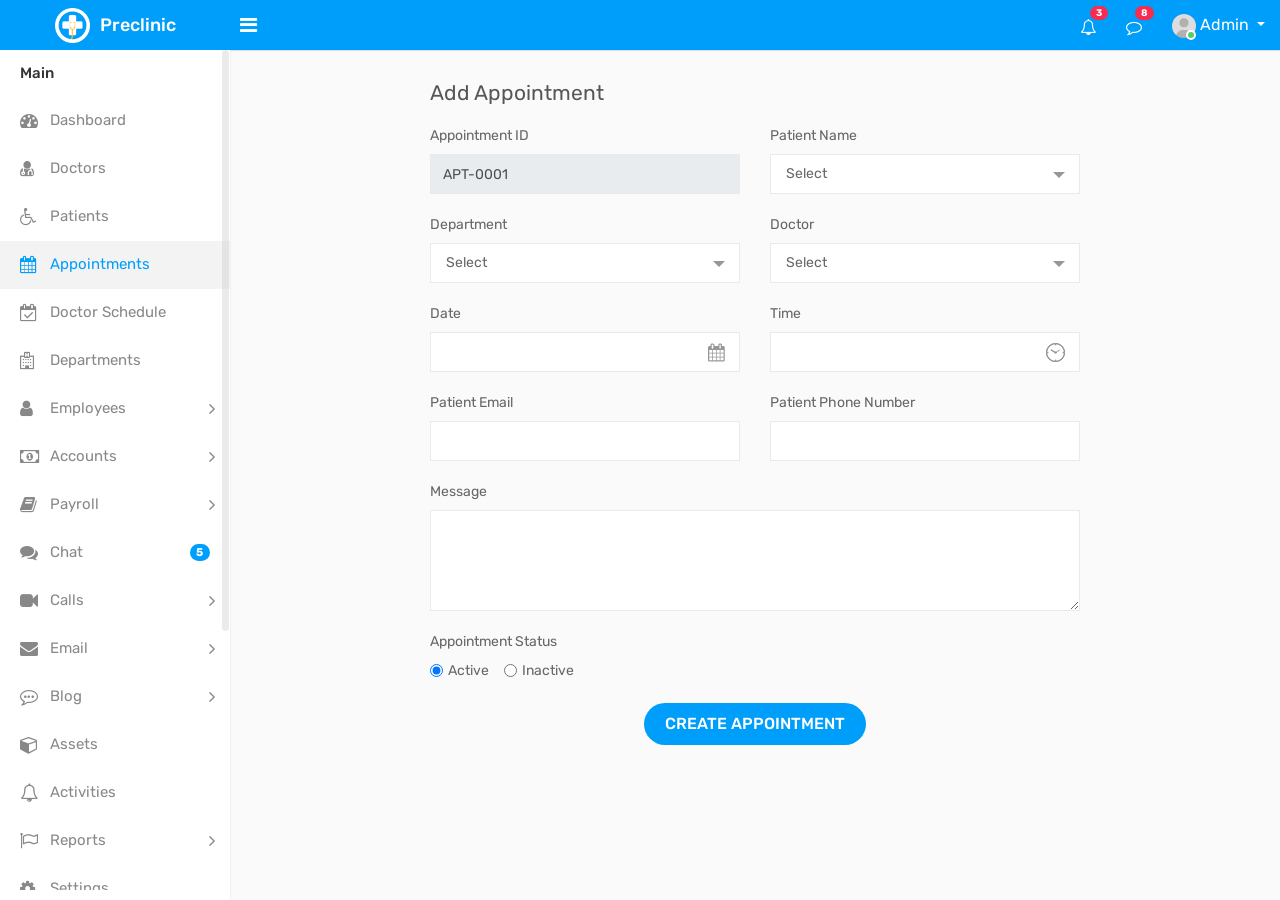
<file: KLTN_QuanLyLuuTruHoSo/Template/Preclinic-Hospital-Bootstrap4-Admin/add-appointment.html>
<!DOCTYPE html>
<html lang="en">


<!-- add-appointment24:07-->
<head>
    <meta charset="utf-8">
    <meta name="viewport" content="width=device-width, initial-scale=1.0, user-scalable=0">
    <link rel="shortcut icon" type="image/x-icon" href="assets/img/favicon.ico">
    <title>Preclinic - Medical & Hospital - Bootstrap 4 Admin Template</title>
    <link rel="stylesheet" type="text/css" href="assets/css/bootstrap.min.css">
    <link rel="stylesheet" type="text/css" href="assets/css/font-awesome.min.css">
    <link rel="stylesheet" type="text/css" href="assets/css/select2.min.css">
    <link rel="stylesheet" type="text/css" href="assets/css/bootstrap-datetimepicker.min.css">
    <link rel="stylesheet" type="text/css" href="assets/css/style.css">
    <!--[if lt IE 9]>
		<script src="assets/js/html5shiv.min.js"></script>
		<script src="assets/js/respond.min.js"></script>
	<![endif]-->
</head>

<body>
    <div class="main-wrapper">
        <div class="header">
			<div class="header-left">
				<a href="index-2.html" class="logo">
					<img src="assets/img/logo.png" width="35" height="35" alt=""> <span>Preclinic</span>
				</a>
			</div>
			<a id="toggle_btn" href="javascript:void(0);"><i class="fa fa-bars"></i></a>
            <a id="mobile_btn" class="mobile_btn float-left" href="#sidebar"><i class="fa fa-bars"></i></a>
            <ul class="nav user-menu float-right">
                <li class="nav-item dropdown d-none d-sm-block">
                    <a href="#" class="dropdown-toggle nav-link" data-toggle="dropdown"><i class="fa fa-bell-o"></i> <span class="badge badge-pill bg-danger float-right">3</span></a>
                    <div class="dropdown-menu notifications">
                        <div class="topnav-dropdown-header">
                            <span>Notifications</span>
                        </div>
                        <div class="drop-scroll">
                            <ul class="notification-list">
                                <li class="notification-message">
                                    <a href="activities.html">
                                        <div class="media">
											<span class="avatar">
												<img alt="John Doe" src="assets/img/user.jpg" class="img-fluid rounded-circle">
											</span>
											<div class="media-body">
												<p class="noti-details"><span class="noti-title">John Doe</span> added new task <span class="noti-title">Patient appointment booking</span></p>
												<p class="noti-time"><span class="notification-time">4 mins ago</span></p>
											</div>
                                        </div>
                                    </a>
                                </li>
                                <li class="notification-message">
                                    <a href="activities.html">
                                        <div class="media">
											<span class="avatar">V</span>
											<div class="media-body">
												<p class="noti-details"><span class="noti-title">Tarah Shropshire</span> changed the task name <span class="noti-title">Appointment booking with payment gateway</span></p>
												<p class="noti-time"><span class="notification-time">6 mins ago</span></p>
											</div>
                                        </div>
                                    </a>
                                </li>
                                <li class="notification-message">
                                    <a href="activities.html">
                                        <div class="media">
											<span class="avatar">L</span>
											<div class="media-body">
												<p class="noti-details"><span class="noti-title">Misty Tison</span> added <span class="noti-title">Domenic Houston</span> and <span class="noti-title">Claire Mapes</span> to project <span class="noti-title">Doctor available module</span></p>
												<p class="noti-time"><span class="notification-time">8 mins ago</span></p>
											</div>
                                        </div>
                                    </a>
                                </li>
                                <li class="notification-message">
                                    <a href="activities.html">
                                        <div class="media">
											<span class="avatar">G</span>
											<div class="media-body">
												<p class="noti-details"><span class="noti-title">Rolland Webber</span> completed task <span class="noti-title">Patient and Doctor video conferencing</span></p>
												<p class="noti-time"><span class="notification-time">12 mins ago</span></p>
											</div>
                                        </div>
                                    </a>
                                </li>
                                <li class="notification-message">
                                    <a href="activities.html">
                                        <div class="media">
											<span class="avatar">V</span>
											<div class="media-body">
												<p class="noti-details"><span class="noti-title">Bernardo Galaviz</span> added new task <span class="noti-title">Private chat module</span></p>
												<p class="noti-time"><span class="notification-time">2 days ago</span></p>
											</div>
                                        </div>
                                    </a>
                                </li>
                            </ul>
                        </div>
                        <div class="topnav-dropdown-footer">
                            <a href="activities.html">View all Notifications</a>
                        </div>
                    </div>
                </li>
                <li class="nav-item dropdown d-none d-sm-block">
                    <a href="javascript:void(0);" id="open_msg_box" class="hasnotifications nav-link"><i class="fa fa-comment-o"></i> <span class="badge badge-pill bg-danger float-right">8</span></a>
                </li>
                <li class="nav-item dropdown has-arrow">
                    <a href="#" class="dropdown-toggle nav-link user-link" data-toggle="dropdown">
                        <span class="user-img"><img class="rounded-circle" src="assets/img/user.jpg" width="40" alt="Admin">
							<span class="status online"></span></span>
                        <span>Admin</span>
                    </a>
					<div class="dropdown-menu">
						<a class="dropdown-item" href="profile.html">My Profile</a>
						<a class="dropdown-item" href="edit-profile.html">Edit Profile</a>
						<a class="dropdown-item" href="settings.html">Settings</a>
						<a class="dropdown-item" href="login.html">Logout</a>
					</div>
                </li>
            </ul>
            <div class="dropdown mobile-user-menu float-right">
                <a href="#" class="nav-link dropdown-toggle" data-toggle="dropdown" aria-expanded="false"><i class="fa fa-ellipsis-v"></i></a>
                <div class="dropdown-menu dropdown-menu-right">
                    <a class="dropdown-item" href="profile.html">My Profile</a>
                    <a class="dropdown-item" href="edit-profile.html">Edit Profile</a>
                    <a class="dropdown-item" href="settings.html">Settings</a>
                    <a class="dropdown-item" href="login.html">Logout</a>
                </div>
            </div>
        </div>
        <div class="sidebar" id="sidebar">
            <div class="sidebar-inner slimscroll">
                <div id="sidebar-menu" class="sidebar-menu">
                    <ul>
                        <li class="menu-title">Main</li>
                        <li>
                            <a href="index-2.html"><i class="fa fa-dashboard"></i> <span>Dashboard</span></a>
                        </li>
						<li>
                            <a href="doctors.html"><i class="fa fa-user-md"></i> <span>Doctors</span></a>
                        </li>
                        <li>
                            <a href="patients.html"><i class="fa fa-wheelchair"></i> <span>Patients</span></a>
                        </li>
                        <li class="active">
                            <a href="appointments.html"><i class="fa fa-calendar"></i> <span>Appointments</span></a>
                        </li>
                        <li>
                            <a href="schedule.html"><i class="fa fa-calendar-check-o"></i> <span>Doctor Schedule</span></a>
                        </li>
                        <li>
                            <a href="departments.html"><i class="fa fa-hospital-o"></i> <span>Departments</span></a>
                        </li>
						<li class="submenu">
							<a href="#"><i class="fa fa-user"></i> <span> Employees </span> <span class="menu-arrow"></span></a>
							<ul style="display: none;">
								<li><a href="employees.html">Employees List</a></li>
								<li><a href="leaves.html">Leaves</a></li>
								<li><a href="holidays.html">Holidays</a></li>
								<li><a href="attendance.html">Attendance</a></li>
							</ul>
						</li>
						<li class="submenu">
							<a href="#"><i class="fa fa-money"></i> <span> Accounts </span> <span class="menu-arrow"></span></a>
							<ul style="display: none;">
								<li><a href="invoices.html">Invoices</a></li>
								<li><a href="payments.html">Payments</a></li>
								<li><a href="expenses.html">Expenses</a></li>
								<li><a href="taxes.html">Taxes</a></li>
								<li><a href="provident-fund.html">Provident Fund</a></li>
							</ul>
						</li>
						<li class="submenu">
							<a href="#"><i class="fa fa-book"></i> <span> Payroll </span> <span class="menu-arrow"></span></a>
							<ul style="display: none;">
								<li><a href="salary.html"> Employee Salary </a></li>
								<li><a href="salary-view.html"> Payslip </a></li>
							</ul>
						</li>
                        <li>
                            <a href="chat.html"><i class="fa fa-comments"></i> <span>Chat</span> <span class="badge badge-pill bg-primary float-right">5</span></a>
                        </li>
                        <li class="submenu">
                            <a href="#"><i class="fa fa-video-camera camera"></i> <span> Calls</span> <span class="menu-arrow"></span></a>
                            <ul style="display: none;">
                                <li><a href="voice-call.html">Voice Call</a></li>
                                <li><a href="video-call.html">Video Call</a></li>
                                <li><a href="incoming-call.html">Incoming Call</a></li>
                            </ul>
                        </li>
                        <li class="submenu">
                            <a href="#"><i class="fa fa-envelope"></i> <span> Email</span> <span class="menu-arrow"></span></a>
                            <ul style="display: none;">
                                <li><a href="compose.html">Compose Mail</a></li>
                                <li><a href="inbox.html">Inbox</a></li>
                                <li><a href="mail-view.html">Mail View</a></li>
                            </ul>
                        </li>
                        <li class="submenu">
                            <a href="#"><i class="fa fa-commenting-o"></i> <span> Blog</span> <span class="menu-arrow"></span></a>
                            <ul style="display: none;">
                                <li><a href="blog.html">Blog</a></li>
                                <li><a href="blog-details.html">Blog View</a></li>
                                <li><a href="add-blog.html">Add Blog</a></li>
                                <li><a href="edit-blog.html">Edit Blog</a></li>
                            </ul>
                        </li>
						<li>
							<a href="assets.html"><i class="fa fa-cube"></i> <span>Assets</span></a>
						</li>
						<li>
							<a href="activities.html"><i class="fa fa-bell-o"></i> <span>Activities</span></a>
						</li>
						<li class="submenu">
							<a href="#"><i class="fa fa-flag-o"></i> <span> Reports </span> <span class="menu-arrow"></span></a>
							<ul style="display: none;">
								<li><a href="expense-reports.html"> Expense Report </a></li>
								<li><a href="invoice-reports.html"> Invoice Report </a></li>
							</ul>
						</li>
                        <li>
                            <a href="settings.html"><i class="fa fa-cog"></i> <span>Settings</span></a>
                        </li>
                        <li class="menu-title">UI Elements</li>
                        <li class="submenu">
                            <a href="#"><i class="fa fa-laptop"></i> <span> Components</span> <span class="menu-arrow"></span></a>
                            <ul style="display: none;">
                                <li><a href="uikit.html">UI Kit</a></li>
                                <li><a href="typography.html">Typography</a></li>
                                <li><a href="tabs.html">Tabs</a></li>
                            </ul>
                        </li>
                        <li class="submenu">
                            <a href="#"><i class="fa fa-edit"></i> <span> Forms</span> <span class="menu-arrow"></span></a>
                            <ul style="display: none;">
                                <li><a href="form-basic-inputs.html">Basic Inputs</a></li>
                                <li><a href="form-input-groups.html">Input Groups</a></li>
                                <li><a href="form-horizontal.html">Horizontal Form</a></li>
                                <li><a href="form-vertical.html">Vertical Form</a></li>
                            </ul>
                        </li>
                        <li class="submenu">
                            <a href="#"><i class="fa fa-table"></i> <span> Tables</span> <span class="menu-arrow"></span></a>
                            <ul style="display: none;">
                                <li><a href="tables-basic.html">Basic Tables</a></li>
                                <li><a href="tables-datatables.html">Data Table</a></li>
                            </ul>
                        </li>
                        <li>
                            <a href="calendar.html"><i class="fa fa-calendar"></i> <span>Calendar</span></a>
                        </li>
                        <li class="menu-title">Extras</li>
                        <li class="submenu">
                            <a href="#"><i class="fa fa-columns"></i> <span>Pages</span> <span class="menu-arrow"></span></a>
                            <ul style="display: none;">
                                <li><a href="login.html"> Login </a></li>
                                <li><a href="register.html"> Register </a></li>
                                <li><a href="forgot-password.html"> Forgot Password </a></li>
                                <li><a href="change-password2.html"> Change Password </a></li>
                                <li><a href="lock-screen.html"> Lock Screen </a></li>
                                <li><a href="profile.html"> Profile </a></li>
                                <li><a href="gallery.html"> Gallery </a></li>
                                <li><a href="error-404.html">404 Error </a></li>
                                <li><a href="error-500.html">500 Error </a></li>
                                <li><a href="blank-page.html"> Blank Page </a></li>
                            </ul>
                        </li>
                        <li class="submenu">
                            <a href="javascript:void(0);"><i class="fa fa-share-alt"></i> <span>Multi Level</span> <span class="menu-arrow"></span></a>
                            <ul style="display: none;">
                                <li class="submenu">
                                    <a href="javascript:void(0);"><span>Level 1</span> <span class="menu-arrow"></span></a>
                                    <ul style="display: none;">
                                        <li><a href="javascript:void(0);"><span>Level 2</span></a></li>
                                        <li class="submenu">
                                            <a href="javascript:void(0);"> <span> Level 2</span> <span class="menu-arrow"></span></a>
                                            <ul style="display: none;">
                                                <li><a href="javascript:void(0);">Level 3</a></li>
                                                <li><a href="javascript:void(0);">Level 3</a></li>
                                            </ul>
                                        </li>
                                        <li><a href="javascript:void(0);"><span>Level 2</span></a></li>
                                    </ul>
                                </li>
                                <li>
                                    <a href="javascript:void(0);"><span>Level 1</span></a>
                                </li>
                            </ul>
                        </li>
                    </ul>
                </div>
            </div>
        </div>
        <div class="page-wrapper">
            <div class="content">
                <div class="row">
                    <div class="col-lg-8 offset-lg-2">
                        <h4 class="page-title">Add Appointment</h4>
                    </div>
                </div>
                <div class="row">
                    <div class="col-lg-8 offset-lg-2">
                        <form>
                            <div class="row">
                                <div class="col-md-6">
                                    <div class="form-group">
										<label>Appointment ID</label>
										<input class="form-control" type="text" value="APT-0001" readonly="">
									</div>
                                </div>
                                <div class="col-md-6">
									<div class="form-group">
										<label>Patient Name</label>
										<select class="select">
											<option>Select</option>
											<option>Jennifer Robinson</option>
											<option>Terry Baker</option>
										</select>
									</div>
                                </div>
                            </div>
                            <div class="row">
                                <div class="col-md-6">
                                    <div class="form-group">
                                        <label>Department</label>
                                        <select class="select">
                                            <option>Select</option>
                                            <option>Dentists</option>
                                            <option>Neurology</option>
                                            <option>Opthalmology</option>
                                            <option>Orthopedics</option>
                                            <option>Cancer Department</option>
                                            <option>ENT Department</option>
                                        </select>
                                    </div>
                                </div>
                                <div class="col-md-6">
                                    <div class="form-group">
                                        <label>Doctor</label>
                                        <select class="select">
											<option>Select</option>
											<option>Cristina Groves</option>
											<option>Marie Wells</option>
											<option>Henry Daniels</option>
                                        </select>
                                    </div>
                                </div>
                            </div>
                            <div class="row">
                                <div class="col-md-6">
                                    <div class="form-group">
                                        <label>Date</label>
                                        <div class="cal-icon">
                                            <input type="text" class="form-control datetimepicker">
                                        </div>
                                    </div>
                                </div>
                                <div class="col-md-6">
                                    <div class="form-group">
                                        <label>Time</label>
                                        <div class="time-icon">
                                            <input type="text" class="form-control" id="datetimepicker3">
                                        </div>
                                    </div>
                                </div>
                            </div>
                            <div class="row">
                                <div class="col-md-6">
                                    <div class="form-group">
                                        <label>Patient Email</label>
                                        <input class="form-control" type="email">
                                    </div>
                                </div>
                                <div class="col-md-6">
                                    <div class="form-group">
                                        <label>Patient Phone Number</label>
                                        <input class="form-control" type="text">
                                    </div>
                                </div>
                            </div>
                            <div class="form-group">
                                <label>Message</label>
                                <textarea cols="30" rows="4" class="form-control"></textarea>
                            </div>
                            <div class="form-group">
                                <label class="display-block">Appointment Status</label>
								<div class="form-check form-check-inline">
									<input class="form-check-input" type="radio" name="status" id="product_active" value="option1" checked>
									<label class="form-check-label" for="product_active">
									Active
									</label>
								</div>
								<div class="form-check form-check-inline">
									<input class="form-check-input" type="radio" name="status" id="product_inactive" value="option2">
									<label class="form-check-label" for="product_inactive">
									Inactive
									</label>
								</div>
                            </div>
                            <div class="m-t-20 text-center">
                                <button class="btn btn-primary submit-btn">Create Appointment</button>
                            </div>
                        </form>
                    </div>
                </div>
            </div>
			<div class="notification-box">
                <div class="msg-sidebar notifications msg-noti">
                    <div class="topnav-dropdown-header">
                        <span>Messages</span>
                    </div>
                    <div class="drop-scroll msg-list-scroll" id="msg_list">
                        <ul class="list-box">
                            <li>
                                <a href="chat.html">
                                    <div class="list-item">
                                        <div class="list-left">
                                            <span class="avatar">R</span>
                                        </div>
                                        <div class="list-body">
                                            <span class="message-author">Richard Miles </span>
                                            <span class="message-time">12:28 AM</span>
                                            <div class="clearfix"></div>
                                            <span class="message-content">Lorem ipsum dolor sit amet, consectetur adipiscing</span>
                                        </div>
                                    </div>
                                </a>
                            </li>
                            <li>
                                <a href="chat.html">
                                    <div class="list-item new-message">
                                        <div class="list-left">
                                            <span class="avatar">J</span>
                                        </div>
                                        <div class="list-body">
                                            <span class="message-author">John Doe</span>
                                            <span class="message-time">1 Aug</span>
                                            <div class="clearfix"></div>
                                            <span class="message-content">Lorem ipsum dolor sit amet, consectetur adipiscing</span>
                                        </div>
                                    </div>
                                </a>
                            </li>
                            <li>
                                <a href="chat.html">
                                    <div class="list-item">
                                        <div class="list-left">
                                            <span class="avatar">T</span>
                                        </div>
                                        <div class="list-body">
                                            <span class="message-author"> Tarah Shropshire </span>
                                            <span class="message-time">12:28 AM</span>
                                            <div class="clearfix"></div>
                                            <span class="message-content">Lorem ipsum dolor sit amet, consectetur adipiscing</span>
                                        </div>
                                    </div>
                                </a>
                            </li>
                            <li>
                                <a href="chat.html">
                                    <div class="list-item">
                                        <div class="list-left">
                                            <span class="avatar">M</span>
                                        </div>
                                        <div class="list-body">
                                            <span class="message-author">Mike Litorus</span>
                                            <span class="message-time">12:28 AM</span>
                                            <div class="clearfix"></div>
                                            <span class="message-content">Lorem ipsum dolor sit amet, consectetur adipiscing</span>
                                        </div>
                                    </div>
                                </a>
                            </li>
                            <li>
                                <a href="chat.html">
                                    <div class="list-item">
                                        <div class="list-left">
                                            <span class="avatar">C</span>
                                        </div>
                                        <div class="list-body">
                                            <span class="message-author"> Catherine Manseau </span>
                                            <span class="message-time">12:28 AM</span>
                                            <div class="clearfix"></div>
                                            <span class="message-content">Lorem ipsum dolor sit amet, consectetur adipiscing</span>
                                        </div>
                                    </div>
                                </a>
                            </li>
                            <li>
                                <a href="chat.html">
                                    <div class="list-item">
                                        <div class="list-left">
                                            <span class="avatar">D</span>
                                        </div>
                                        <div class="list-body">
                                            <span class="message-author"> Domenic Houston </span>
                                            <span class="message-time">12:28 AM</span>
                                            <div class="clearfix"></div>
                                            <span class="message-content">Lorem ipsum dolor sit amet, consectetur adipiscing</span>
                                        </div>
                                    </div>
                                </a>
                            </li>
                            <li>
                                <a href="chat.html">
                                    <div class="list-item">
                                        <div class="list-left">
                                            <span class="avatar">B</span>
                                        </div>
                                        <div class="list-body">
                                            <span class="message-author"> Buster Wigton </span>
                                            <span class="message-time">12:28 AM</span>
                                            <div class="clearfix"></div>
                                            <span class="message-content">Lorem ipsum dolor sit amet, consectetur adipiscing</span>
                                        </div>
                                    </div>
                                </a>
                            </li>
                            <li>
                                <a href="chat.html">
                                    <div class="list-item">
                                        <div class="list-left">
                                            <span class="avatar">R</span>
                                        </div>
                                        <div class="list-body">
                                            <span class="message-author"> Rolland Webber </span>
                                            <span class="message-time">12:28 AM</span>
                                            <div class="clearfix"></div>
                                            <span class="message-content">Lorem ipsum dolor sit amet, consectetur adipiscing</span>
                                        </div>
                                    </div>
                                </a>
                            </li>
                            <li>
                                <a href="chat.html">
                                    <div class="list-item">
                                        <div class="list-left">
                                            <span class="avatar">C</span>
                                        </div>
                                        <div class="list-body">
                                            <span class="message-author"> Claire Mapes </span>
                                            <span class="message-time">12:28 AM</span>
                                            <div class="clearfix"></div>
                                            <span class="message-content">Lorem ipsum dolor sit amet, consectetur adipiscing</span>
                                        </div>
                                    </div>
                                </a>
                            </li>
                            <li>
                                <a href="chat.html">
                                    <div class="list-item">
                                        <div class="list-left">
                                            <span class="avatar">M</span>
                                        </div>
                                        <div class="list-body">
                                            <span class="message-author">Melita Faucher</span>
                                            <span class="message-time">12:28 AM</span>
                                            <div class="clearfix"></div>
                                            <span class="message-content">Lorem ipsum dolor sit amet, consectetur adipiscing</span>
                                        </div>
                                    </div>
                                </a>
                            </li>
                            <li>
                                <a href="chat.html">
                                    <div class="list-item">
                                        <div class="list-left">
                                            <span class="avatar">J</span>
                                        </div>
                                        <div class="list-body">
                                            <span class="message-author">Jeffery Lalor</span>
                                            <span class="message-time">12:28 AM</span>
                                            <div class="clearfix"></div>
                                            <span class="message-content">Lorem ipsum dolor sit amet, consectetur adipiscing</span>
                                        </div>
                                    </div>
                                </a>
                            </li>
                            <li>
                                <a href="chat.html">
                                    <div class="list-item">
                                        <div class="list-left">
                                            <span class="avatar">L</span>
                                        </div>
                                        <div class="list-body">
                                            <span class="message-author">Loren Gatlin</span>
                                            <span class="message-time">12:28 AM</span>
                                            <div class="clearfix"></div>
                                            <span class="message-content">Lorem ipsum dolor sit amet, consectetur adipiscing</span>
                                        </div>
                                    </div>
                                </a>
                            </li>
                            <li>
                                <a href="chat.html">
                                    <div class="list-item">
                                        <div class="list-left">
                                            <span class="avatar">T</span>
                                        </div>
                                        <div class="list-body">
                                            <span class="message-author">Tarah Shropshire</span>
                                            <span class="message-time">12:28 AM</span>
                                            <div class="clearfix"></div>
                                            <span class="message-content">Lorem ipsum dolor sit amet, consectetur adipiscing</span>
                                        </div>
                                    </div>
                                </a>
                            </li>
                        </ul>
                    </div>
                    <div class="topnav-dropdown-footer">
                        <a href="chat.html">See all messages</a>
                    </div>
					
                </div>
            </div>
        </div>
    </div>
    <div class="sidebar-overlay" data-reff=""></div>
    <script src="assets/js/jquery-3.2.1.min.js"></script>
	<script src="assets/js/popper.min.js"></script>
    <script src="assets/js/bootstrap.min.js"></script>
    <script src="assets/js/jquery.slimscroll.js"></script>
    <script src="assets/js/select2.min.js"></script>
	<script src="assets/js/moment.min.js"></script>
	<script src="assets/js/bootstrap-datetimepicker.min.js"></script>
    <script src="assets/js/app.js"></script>
	<script>
            $(function () {
                $('#datetimepicker3').datetimepicker({
                    format: 'LT'

                });
            });
     </script>
</body>


<!-- add-appointment24:07-->
</html>
</file>
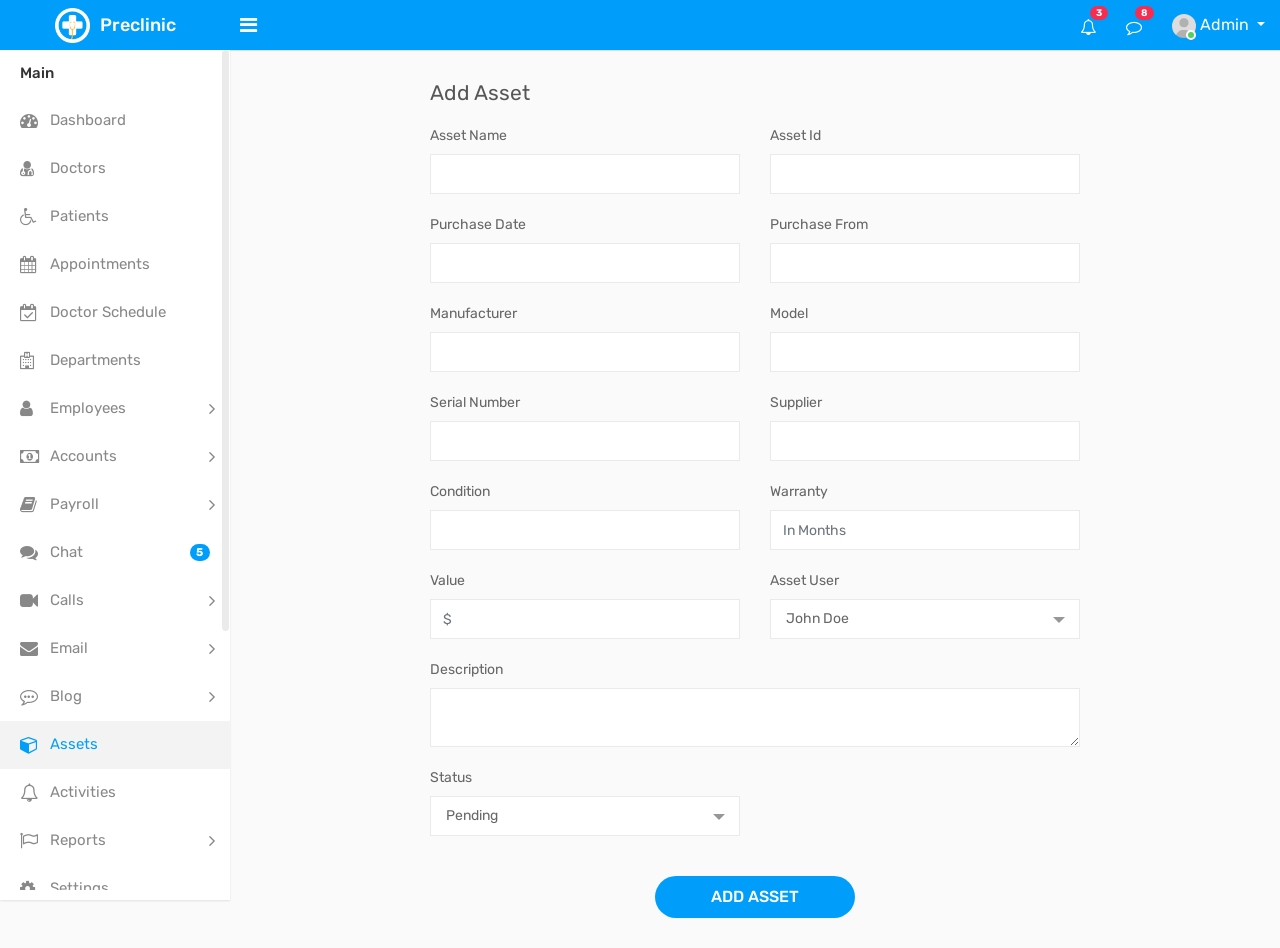
<file: KLTN_QuanLyLuuTruHoSo/Template/Preclinic-Hospital-Bootstrap4-Admin/add-asset.html>
<!DOCTYPE html>
<html lang="en">


<!-- add-asset24:09-->
<head>
    <meta charset="utf-8">
    <meta name="viewport" content="width=device-width, initial-scale=1.0, user-scalable=0">
    <link rel="shortcut icon" type="image/x-icon" href="assets/img/favicon.ico">
    <title>Preclinic - Medical & Hospital - Bootstrap 4 Admin Template</title>
    <link rel="stylesheet" type="text/css" href="assets/css/bootstrap.min.css">
    <link rel="stylesheet" type="text/css" href="assets/css/font-awesome.min.css">
    <link rel="stylesheet" type="text/css" href="assets/css/select2.min.css">
    <link rel="stylesheet" type="text/css" href="assets/css/style.css">
    <!--[if lt IE 9]>
		<script src="assets/js/html5shiv.min.js"></script>
		<script src="assets/js/respond.min.js"></script>
	<![endif]-->
</head>

<body>
    <div class="main-wrapper">
        <div class="header">
			<div class="header-left">
				<a href="index-2.html" class="logo">
					<img src="assets/img/logo.png" width="35" height="35" alt=""> <span>Preclinic</span>
				</a>
			</div>
			<a id="toggle_btn" href="javascript:void(0);"><i class="fa fa-bars"></i></a>
            <a id="mobile_btn" class="mobile_btn float-left" href="#sidebar"><i class="fa fa-bars"></i></a>
            <ul class="nav user-menu float-right">
                <li class="nav-item dropdown d-none d-sm-block">
                    <a href="#" class="dropdown-toggle nav-link" data-toggle="dropdown"><i class="fa fa-bell-o"></i> <span class="badge badge-pill bg-danger float-right">3</span></a>
                    <div class="dropdown-menu notifications">
                        <div class="topnav-dropdown-header">
                            <span>Notifications</span>
                        </div>
                        <div class="drop-scroll">
                            <ul class="notification-list">
                                <li class="notification-message">
                                    <a href="activities.html">
                                        <div class="media">
											<span class="avatar">
												<img alt="John Doe" src="assets/img/user.jpg" class="img-fluid rounded-circle">
											</span>
											<div class="media-body">
												<p class="noti-details"><span class="noti-title">John Doe</span> added new task <span class="noti-title">Patient appointment booking</span></p>
												<p class="noti-time"><span class="notification-time">4 mins ago</span></p>
											</div>
                                        </div>
                                    </a>
                                </li>
                                <li class="notification-message">
                                    <a href="activities.html">
                                        <div class="media">
											<span class="avatar">V</span>
											<div class="media-body">
												<p class="noti-details"><span class="noti-title">Tarah Shropshire</span> changed the task name <span class="noti-title">Appointment booking with payment gateway</span></p>
												<p class="noti-time"><span class="notification-time">6 mins ago</span></p>
											</div>
                                        </div>
                                    </a>
                                </li>
                                <li class="notification-message">
                                    <a href="activities.html">
                                        <div class="media">
											<span class="avatar">L</span>
											<div class="media-body">
												<p class="noti-details"><span class="noti-title">Misty Tison</span> added <span class="noti-title">Domenic Houston</span> and <span class="noti-title">Claire Mapes</span> to project <span class="noti-title">Doctor available module</span></p>
												<p class="noti-time"><span class="notification-time">8 mins ago</span></p>
											</div>
                                        </div>
                                    </a>
                                </li>
                                <li class="notification-message">
                                    <a href="activities.html">
                                        <div class="media">
											<span class="avatar">G</span>
											<div class="media-body">
												<p class="noti-details"><span class="noti-title">Rolland Webber</span> completed task <span class="noti-title">Patient and Doctor video conferencing</span></p>
												<p class="noti-time"><span class="notification-time">12 mins ago</span></p>
											</div>
                                        </div>
                                    </a>
                                </li>
                                <li class="notification-message">
                                    <a href="activities.html">
                                        <div class="media">
											<span class="avatar">V</span>
											<div class="media-body">
												<p class="noti-details"><span class="noti-title">Bernardo Galaviz</span> added new task <span class="noti-title">Private chat module</span></p>
												<p class="noti-time"><span class="notification-time">2 days ago</span></p>
											</div>
                                        </div>
                                    </a>
                                </li>
                            </ul>
                        </div>
                        <div class="topnav-dropdown-footer">
                            <a href="activities.html">View all Notifications</a>
                        </div>
                    </div>
                </li>
                <li class="nav-item dropdown d-none d-sm-block">
                    <a href="javascript:void(0);" id="open_msg_box" class="hasnotifications nav-link"><i class="fa fa-comment-o"></i> <span class="badge badge-pill bg-danger float-right">8</span></a>
                </li>
                <li class="nav-item dropdown has-arrow">
                    <a href="#" class="dropdown-toggle nav-link user-link" data-toggle="dropdown">
                        <span class="user-img"><img class="rounded-circle" src="assets/img/user.jpg" width="40" alt="Admin">
							<span class="status online"></span></span>
                        <span>Admin</span>
                    </a>
					<div class="dropdown-menu">
						<a class="dropdown-item" href="profile.html">My Profile</a>
						<a class="dropdown-item" href="edit-profile.html">Edit Profile</a>
						<a class="dropdown-item" href="settings.html">Settings</a>
						<a class="dropdown-item" href="login.html">Logout</a>
					</div>
                </li>
            </ul>
            <div class="dropdown mobile-user-menu float-right">
                <a href="#" class="nav-link dropdown-toggle" data-toggle="dropdown" aria-expanded="false"><i class="fa fa-ellipsis-v"></i></a>
                <div class="dropdown-menu dropdown-menu-right">
                    <a class="dropdown-item" href="profile.html">My Profile</a>
                    <a class="dropdown-item" href="edit-profile.html">Edit Profile</a>
                    <a class="dropdown-item" href="settings.html">Settings</a>
                    <a class="dropdown-item" href="login.html">Logout</a>
                </div>
            </div>
        </div>
        <div class="sidebar" id="sidebar">
            <div class="sidebar-inner slimscroll">
                <div id="sidebar-menu" class="sidebar-menu">
                    <ul>
                        <li class="menu-title">Main</li>
                        <li>
                            <a href="index-2.html"><i class="fa fa-dashboard"></i> <span>Dashboard</span></a>
                        </li>
						<li>
                            <a href="doctors.html"><i class="fa fa-user-md"></i> <span>Doctors</span></a>
                        </li>
                        <li>
                            <a href="patients.html"><i class="fa fa-wheelchair"></i> <span>Patients</span></a>
                        </li>
                        <li>
                            <a href="appointments.html"><i class="fa fa-calendar"></i> <span>Appointments</span></a>
                        </li>
                        <li>
                            <a href="schedule.html"><i class="fa fa-calendar-check-o"></i> <span>Doctor Schedule</span></a>
                        </li>
                        <li>
                            <a href="departments.html"><i class="fa fa-hospital-o"></i> <span>Departments</span></a>
                        </li>
						<li class="submenu">
							<a href="#"><i class="fa fa-user"></i> <span> Employees </span> <span class="menu-arrow"></span></a>
							<ul style="display: none;">
								<li><a href="employees.html">Employees List</a></li>
								<li><a href="leaves.html">Leaves</a></li>
								<li><a href="holidays.html">Holidays</a></li>
								<li><a href="attendance.html">Attendance</a></li>
							</ul>
						</li>
						<li class="submenu">
							<a href="#"><i class="fa fa-money"></i> <span> Accounts </span> <span class="menu-arrow"></span></a>
							<ul style="display: none;">
								<li><a href="invoices.html">Invoices</a></li>
								<li><a href="payments.html">Payments</a></li>
								<li><a href="expenses.html">Expenses</a></li>
								<li><a href="taxes.html">Taxes</a></li>
								<li><a href="provident-fund.html">Provident Fund</a></li>
							</ul>
						</li>
						<li class="submenu">
							<a href="#"><i class="fa fa-book"></i> <span> Payroll </span> <span class="menu-arrow"></span></a>
							<ul style="display: none;">
								<li><a href="salary.html"> Employee Salary </a></li>
								<li><a href="salary-view.html"> Payslip </a></li>
							</ul>
						</li>
                        <li>
                            <a href="chat.html"><i class="fa fa-comments"></i> <span>Chat</span> <span class="badge badge-pill bg-primary float-right">5</span></a>
                        </li>
                        <li class="submenu">
                            <a href="#"><i class="fa fa-video-camera camera"></i> <span> Calls</span> <span class="menu-arrow"></span></a>
                            <ul style="display: none;">
                                <li><a href="voice-call.html">Voice Call</a></li>
                                <li><a href="video-call.html">Video Call</a></li>
                                <li><a href="incoming-call.html">Incoming Call</a></li>
                            </ul>
                        </li>
                        <li class="submenu">
                            <a href="#"><i class="fa fa-envelope"></i> <span> Email</span> <span class="menu-arrow"></span></a>
                            <ul style="display: none;">
                                <li><a href="compose.html">Compose Mail</a></li>
                                <li><a href="inbox.html">Inbox</a></li>
                                <li><a href="mail-view.html">Mail View</a></li>
                            </ul>
                        </li>
                        <li class="submenu">
                            <a href="#"><i class="fa fa-commenting-o"></i> <span> Blog</span> <span class="menu-arrow"></span></a>
                            <ul style="display: none;">
                                <li><a href="blog.html">Blog</a></li>
                                <li><a href="blog-details.html">Blog View</a></li>
                                <li><a href="add-blog.html">Add Blog</a></li>
                                <li><a href="edit-blog.html">Edit Blog</a></li>
                            </ul>
                        </li>
						<li class="active">
							<a href="assets.html"><i class="fa fa-cube"></i> <span>Assets</span></a>
						</li>
						<li>
							<a href="activities.html"><i class="fa fa-bell-o"></i> <span>Activities</span></a>
						</li>
						<li class="submenu">
							<a href="#"><i class="fa fa-flag-o"></i> <span> Reports </span> <span class="menu-arrow"></span></a>
							<ul style="display: none;">
								<li><a href="expense-reports.html"> Expense Report </a></li>
								<li><a href="invoice-reports.html"> Invoice Report </a></li>
							</ul>
						</li>
                        <li>
                            <a href="settings.html"><i class="fa fa-cog"></i> <span>Settings</span></a>
                        </li>
                        <li class="menu-title">UI Elements</li>
                        <li class="submenu">
                            <a href="#"><i class="fa fa-laptop"></i> <span> Components</span> <span class="menu-arrow"></span></a>
                            <ul style="display: none;">
                                <li><a href="uikit.html">UI Kit</a></li>
                                <li><a href="typography.html">Typography</a></li>
                                <li><a href="tabs.html">Tabs</a></li>
                            </ul>
                        </li>
                        <li class="submenu">
                            <a href="#"><i class="fa fa-edit"></i> <span> Forms</span> <span class="menu-arrow"></span></a>
                            <ul style="display: none;">
                                <li><a href="form-basic-inputs.html">Basic Inputs</a></li>
                                <li><a href="form-input-groups.html">Input Groups</a></li>
                                <li><a href="form-horizontal.html">Horizontal Form</a></li>
                                <li><a href="form-vertical.html">Vertical Form</a></li>
                            </ul>
                        </li>
                        <li class="submenu">
                            <a href="#"><i class="fa fa-table"></i> <span> Tables</span> <span class="menu-arrow"></span></a>
                            <ul style="display: none;">
                                <li><a href="tables-basic.html">Basic Tables</a></li>
                                <li><a href="tables-datatables.html">Data Table</a></li>
                            </ul>
                        </li>
                        <li>
                            <a href="calendar.html"><i class="fa fa-calendar"></i> <span>Calendar</span></a>
                        </li>
                        <li class="menu-title">Extras</li>
                        <li class="submenu">
                            <a href="#"><i class="fa fa-columns"></i> <span>Pages</span> <span class="menu-arrow"></span></a>
                            <ul style="display: none;">
                                <li><a href="login.html"> Login </a></li>
                                <li><a href="register.html"> Register </a></li>
                                <li><a href="forgot-password.html"> Forgot Password </a></li>
                                <li><a href="change-password2.html"> Change Password </a></li>
                                <li><a href="lock-screen.html"> Lock Screen </a></li>
                                <li><a href="profile.html"> Profile </a></li>
                                <li><a href="gallery.html"> Gallery </a></li>
                                <li><a href="error-404.html">404 Error </a></li>
                                <li><a href="error-500.html">500 Error </a></li>
                                <li><a href="blank-page.html"> Blank Page </a></li>
                            </ul>
                        </li>
                        <li class="submenu">
                            <a href="javascript:void(0);"><i class="fa fa-share-alt"></i> <span>Multi Level</span> <span class="menu-arrow"></span></a>
                            <ul style="display: none;">
                                <li class="submenu">
                                    <a href="javascript:void(0);"><span>Level 1</span> <span class="menu-arrow"></span></a>
                                    <ul style="display: none;">
                                        <li><a href="javascript:void(0);"><span>Level 2</span></a></li>
                                        <li class="submenu">
                                            <a href="javascript:void(0);"> <span> Level 2</span> <span class="menu-arrow"></span></a>
                                            <ul style="display: none;">
                                                <li><a href="javascript:void(0);">Level 3</a></li>
                                                <li><a href="javascript:void(0);">Level 3</a></li>
                                            </ul>
                                        </li>
                                        <li><a href="javascript:void(0);"><span>Level 2</span></a></li>
                                    </ul>
                                </li>
                                <li>
                                    <a href="javascript:void(0);"><span>Level 1</span></a>
                                </li>
                            </ul>
                        </li>
                    </ul>
                </div>
            </div>
        </div>
        <div class="page-wrapper">
            <div class="content">
                <div class="row">
                    <div class="col-lg-8 offset-lg-2">
                        <h4 class="page-title">Add Asset</h4>
                    </div>
                </div>
                <div class="row">
                    <div class="col-lg-8 offset-lg-2">
                        <form>
                            <div class="row">
                                <div class="col-md-6">
                                    <div class="form-group">
                                        <label>Asset Name</label>
                                        <input class="form-control" type="text">
                                    </div>
                                </div>
                                <div class="col-md-6">
                                    <div class="form-group">
                                        <label>Asset Id</label>
                                        <input class="form-control" type="text">
                                    </div>
                                </div>
                            </div>
                            <div class="row">
                                <div class="col-md-6">
                                    <div class="form-group">
                                        <label>Purchase Date</label>
                                        <input class="form-control" type="text">
                                    </div>
                                </div>
                                <div class="col-md-6">
                                    <div class="form-group">
                                        <label>Purchase From</label>
                                        <input class="form-control" type="text">
                                    </div>
                                </div>
                            </div>
                            <div class="row">
                                <div class="col-md-6">
                                    <div class="form-group">
                                        <label>Manufacturer</label>
                                        <input class="form-control" type="text">
                                    </div>
                                </div>
                                <div class="col-md-6">
                                    <div class="form-group">
                                        <label>Model</label>
                                        <input class="form-control" type="text">
                                    </div>
                                </div>
                            </div>
                            <div class="row">
                                <div class="col-md-6">
                                    <div class="form-group">
                                        <label>Serial Number</label>
                                        <input class="form-control" type="text">
                                    </div>
                                </div>
                                <div class="col-md-6">
                                    <div class="form-group">
                                        <label>Supplier</label>
                                        <input class="form-control" type="text">
                                    </div>
                                </div>
                                <div class="col-md-6">
                                    <div class="form-group">
                                        <label>Condition</label>
                                        <input class="form-control" type="text">
                                    </div>
                                </div>
                                <div class="col-md-6">
                                    <div class="form-group">
                                        <label>Warranty</label>
                                        <input class="form-control" type="text" placeholder="In Months">
                                    </div>
                                </div>
                            </div>
                            <div class="row">
                                <div class="col-md-6">
                                    <div class="form-group">
                                        <label>Value</label>
                                        <input class="form-control" type="text" placeholder="$">
                                    </div>
                                </div>
                                <div class="col-md-6">
                                    <div class="form-group">
                                        <label>Asset User</label>
                                        <select class="select">
                                            <option>John Doe</option>
                                            <option>Richard Miles</option>
                                        </select>
                                    </div>
                                </div>
                                <div class="col-md-12">
                                    <div class="form-group">
                                        <label>Description</label>
                                        <textarea class="form-control"></textarea>
                                    </div>
                                </div>
                                <div class="col-md-6">
                                    <div class="form-group">
                                        <label>Status</label>
                                        <select class="select">
                                            <option>Pending</option>
                                            <option>Approved</option>
                                            <option>Deployed</option>
                                            <option>Damaged</option>
                                        </select>
                                    </div>
                                </div>
                            </div>
                            <div class="m-t-20 text-center">
                                <button class="btn btn-primary submit-btn">Add Asset</button>
                            </div>
                        </form>
                    </div>
                </div>
            </div>
			<div class="notification-box">
                <div class="msg-sidebar notifications msg-noti">
                    <div class="topnav-dropdown-header">
                        <span>Messages</span>
                    </div>
                    <div class="drop-scroll msg-list-scroll" id="msg_list">
                        <ul class="list-box">
                            <li>
                                <a href="chat.html">
                                    <div class="list-item">
                                        <div class="list-left">
                                            <span class="avatar">R</span>
                                        </div>
                                        <div class="list-body">
                                            <span class="message-author">Richard Miles </span>
                                            <span class="message-time">12:28 AM</span>
                                            <div class="clearfix"></div>
                                            <span class="message-content">Lorem ipsum dolor sit amet, consectetur adipiscing</span>
                                        </div>
                                    </div>
                                </a>
                            </li>
                            <li>
                                <a href="chat.html">
                                    <div class="list-item new-message">
                                        <div class="list-left">
                                            <span class="avatar">J</span>
                                        </div>
                                        <div class="list-body">
                                            <span class="message-author">John Doe</span>
                                            <span class="message-time">1 Aug</span>
                                            <div class="clearfix"></div>
                                            <span class="message-content">Lorem ipsum dolor sit amet, consectetur adipiscing</span>
                                        </div>
                                    </div>
                                </a>
                            </li>
                            <li>
                                <a href="chat.html">
                                    <div class="list-item">
                                        <div class="list-left">
                                            <span class="avatar">T</span>
                                        </div>
                                        <div class="list-body">
                                            <span class="message-author"> Tarah Shropshire </span>
                                            <span class="message-time">12:28 AM</span>
                                            <div class="clearfix"></div>
                                            <span class="message-content">Lorem ipsum dolor sit amet, consectetur adipiscing</span>
                                        </div>
                                    </div>
                                </a>
                            </li>
                            <li>
                                <a href="chat.html">
                                    <div class="list-item">
                                        <div class="list-left">
                                            <span class="avatar">M</span>
                                        </div>
                                        <div class="list-body">
                                            <span class="message-author">Mike Litorus</span>
                                            <span class="message-time">12:28 AM</span>
                                            <div class="clearfix"></div>
                                            <span class="message-content">Lorem ipsum dolor sit amet, consectetur adipiscing</span>
                                        </div>
                                    </div>
                                </a>
                            </li>
                            <li>
                                <a href="chat.html">
                                    <div class="list-item">
                                        <div class="list-left">
                                            <span class="avatar">C</span>
                                        </div>
                                        <div class="list-body">
                                            <span class="message-author"> Catherine Manseau </span>
                                            <span class="message-time">12:28 AM</span>
                                            <div class="clearfix"></div>
                                            <span class="message-content">Lorem ipsum dolor sit amet, consectetur adipiscing</span>
                                        </div>
                                    </div>
                                </a>
                            </li>
                            <li>
                                <a href="chat.html">
                                    <div class="list-item">
                                        <div class="list-left">
                                            <span class="avatar">D</span>
                                        </div>
                                        <div class="list-body">
                                            <span class="message-author"> Domenic Houston </span>
                                            <span class="message-time">12:28 AM</span>
                                            <div class="clearfix"></div>
                                            <span class="message-content">Lorem ipsum dolor sit amet, consectetur adipiscing</span>
                                        </div>
                                    </div>
                                </a>
                            </li>
                            <li>
                                <a href="chat.html">
                                    <div class="list-item">
                                        <div class="list-left">
                                            <span class="avatar">B</span>
                                        </div>
                                        <div class="list-body">
                                            <span class="message-author"> Buster Wigton </span>
                                            <span class="message-time">12:28 AM</span>
                                            <div class="clearfix"></div>
                                            <span class="message-content">Lorem ipsum dolor sit amet, consectetur adipiscing</span>
                                        </div>
                                    </div>
                                </a>
                            </li>
                            <li>
                                <a href="chat.html">
                                    <div class="list-item">
                                        <div class="list-left">
                                            <span class="avatar">R</span>
                                        </div>
                                        <div class="list-body">
                                            <span class="message-author"> Rolland Webber </span>
                                            <span class="message-time">12:28 AM</span>
                                            <div class="clearfix"></div>
                                            <span class="message-content">Lorem ipsum dolor sit amet, consectetur adipiscing</span>
                                        </div>
                                    </div>
                                </a>
                            </li>
                            <li>
                                <a href="chat.html">
                                    <div class="list-item">
                                        <div class="list-left">
                                            <span class="avatar">C</span>
                                        </div>
                                        <div class="list-body">
                                            <span class="message-author"> Claire Mapes </span>
                                            <span class="message-time">12:28 AM</span>
                                            <div class="clearfix"></div>
                                            <span class="message-content">Lorem ipsum dolor sit amet, consectetur adipiscing</span>
                                        </div>
                                    </div>
                                </a>
                            </li>
                            <li>
                                <a href="chat.html">
                                    <div class="list-item">
                                        <div class="list-left">
                                            <span class="avatar">M</span>
                                        </div>
                                        <div class="list-body">
                                            <span class="message-author">Melita Faucher</span>
                                            <span class="message-time">12:28 AM</span>
                                            <div class="clearfix"></div>
                                            <span class="message-content">Lorem ipsum dolor sit amet, consectetur adipiscing</span>
                                        </div>
                                    </div>
                                </a>
                            </li>
                            <li>
                                <a href="chat.html">
                                    <div class="list-item">
                                        <div class="list-left">
                                            <span class="avatar">J</span>
                                        </div>
                                        <div class="list-body">
                                            <span class="message-author">Jeffery Lalor</span>
                                            <span class="message-time">12:28 AM</span>
                                            <div class="clearfix"></div>
                                            <span class="message-content">Lorem ipsum dolor sit amet, consectetur adipiscing</span>
                                        </div>
                                    </div>
                                </a>
                            </li>
                            <li>
                                <a href="chat.html">
                                    <div class="list-item">
                                        <div class="list-left">
                                            <span class="avatar">L</span>
                                        </div>
                                        <div class="list-body">
                                            <span class="message-author">Loren Gatlin</span>
                                            <span class="message-time">12:28 AM</span>
                                            <div class="clearfix"></div>
                                            <span class="message-content">Lorem ipsum dolor sit amet, consectetur adipiscing</span>
                                        </div>
                                    </div>
                                </a>
                            </li>
                            <li>
                                <a href="chat.html">
                                    <div class="list-item">
                                        <div class="list-left">
                                            <span class="avatar">T</span>
                                        </div>
                                        <div class="list-body">
                                            <span class="message-author">Tarah Shropshire</span>
                                            <span class="message-time">12:28 AM</span>
                                            <div class="clearfix"></div>
                                            <span class="message-content">Lorem ipsum dolor sit amet, consectetur adipiscing</span>
                                        </div>
                                    </div>
                                </a>
                            </li>
                        </ul>
                    </div>
                    <div class="topnav-dropdown-footer">
                        <a href="chat.html">See all messages</a>
                    </div>
                </div>
            </div>
        </div>
    </div>
    <div class="sidebar-overlay" data-reff=""></div>
     <script src="assets/js/jquery-3.2.1.min.js"></script>
	<script src="assets/js/popper.min.js"></script>
    <script src="assets/js/bootstrap.min.js"></script>
    <script src="assets/js/jquery.slimscroll.js"></script>
    <script src="assets/js/select2.min.js"></script>
	<script src="assets/js/moment.min.js"></script>
	<script src="assets/js/bootstrap-datetimepicker.min.js"></script>
    <script src="assets/js/app.js"></script>
</body>


<!-- add-asset24:09-->
</html>
</file>
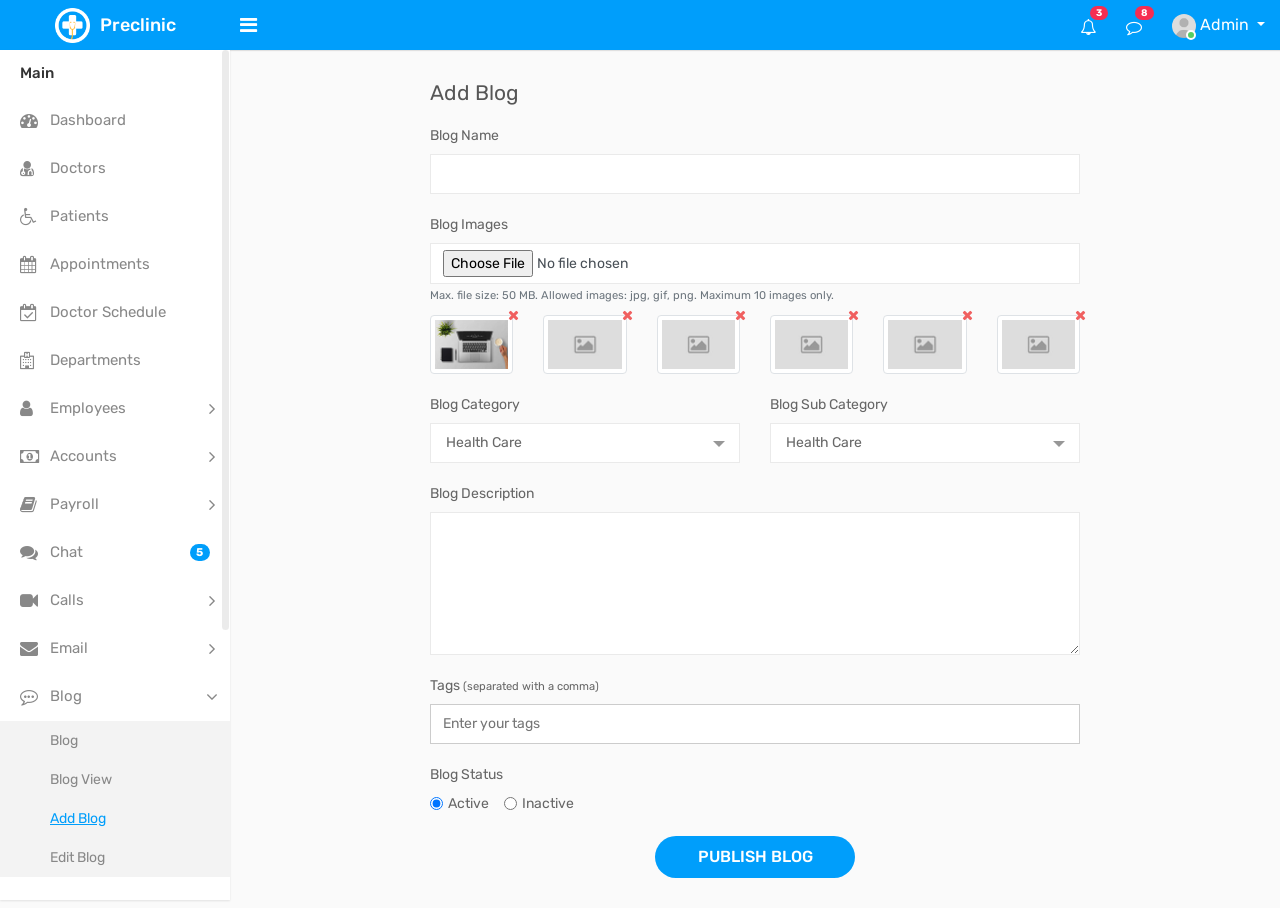
<file: KLTN_QuanLyLuuTruHoSo/Template/Preclinic-Hospital-Bootstrap4-Admin/add-blog.html>
<!DOCTYPE html>
<html lang="en">


<!-- add-blog23:56-->
<head>
    <meta charset="utf-8">
    <meta name="viewport" content="width=device-width, initial-scale=1.0, user-scalable=0">
    <link rel="shortcut icon" type="image/x-icon" href="assets/img/favicon.ico">
    <title>Preclinic - Medical & Hospital - Bootstrap 4 Admin Template</title>
    <link rel="stylesheet" type="text/css" href="assets/css/bootstrap.min.css">
    <link rel="stylesheet" type="text/css" href="assets/css/font-awesome.min.css">
    <link rel="stylesheet" type="text/css" href="assets/css/select2.min.css">
    <link rel="stylesheet" type="text/css" href="assets/css/tagsinput.css">
    <link rel="stylesheet" type="text/css" href="assets/css/style.css">
    <!--[if lt IE 9]>
		<script src="assets/js/html5shiv.min.js"></script>
		<script src="assets/js/respond.min.js"></script>
	<![endif]-->
</head>

<body>
    <div class="main-wrapper">
        <div class="header">
			<div class="header-left">
				<a href="index-2.html" class="logo">
					<img src="assets/img/logo.png" width="35" height="35" alt=""> <span>Preclinic</span>
				</a>
			</div>
			<a id="toggle_btn" href="javascript:void(0);"><i class="fa fa-bars"></i></a>
            <a id="mobile_btn" class="mobile_btn float-left" href="#sidebar"><i class="fa fa-bars"></i></a>
            <ul class="nav user-menu float-right">
                <li class="nav-item dropdown d-none d-sm-block">
                    <a href="#" class="dropdown-toggle nav-link" data-toggle="dropdown"><i class="fa fa-bell-o"></i> <span class="badge badge-pill bg-danger float-right">3</span></a>
                    <div class="dropdown-menu notifications">
                        <div class="topnav-dropdown-header">
                            <span>Notifications</span>
                        </div>
                        <div class="drop-scroll">
                            <ul class="notification-list">
                                <li class="notification-message">
                                    <a href="activities.html">
                                        <div class="media">
											<span class="avatar">
												<img alt="John Doe" src="assets/img/user.jpg" class="img-fluid rounded-circle">
											</span>
											<div class="media-body">
												<p class="noti-details"><span class="noti-title">John Doe</span> added new task <span class="noti-title">Patient appointment booking</span></p>
												<p class="noti-time"><span class="notification-time">4 mins ago</span></p>
											</div>
                                        </div>
                                    </a>
                                </li>
                                <li class="notification-message">
                                    <a href="activities.html">
                                        <div class="media">
											<span class="avatar">V</span>
											<div class="media-body">
												<p class="noti-details"><span class="noti-title">Tarah Shropshire</span> changed the task name <span class="noti-title">Appointment booking with payment gateway</span></p>
												<p class="noti-time"><span class="notification-time">6 mins ago</span></p>
											</div>
                                        </div>
                                    </a>
                                </li>
                                <li class="notification-message">
                                    <a href="activities.html">
                                        <div class="media">
											<span class="avatar">L</span>
											<div class="media-body">
												<p class="noti-details"><span class="noti-title">Misty Tison</span> added <span class="noti-title">Domenic Houston</span> and <span class="noti-title">Claire Mapes</span> to project <span class="noti-title">Doctor available module</span></p>
												<p class="noti-time"><span class="notification-time">8 mins ago</span></p>
											</div>
                                        </div>
                                    </a>
                                </li>
                                <li class="notification-message">
                                    <a href="activities.html">
                                        <div class="media">
											<span class="avatar">G</span>
											<div class="media-body">
												<p class="noti-details"><span class="noti-title">Rolland Webber</span> completed task <span class="noti-title">Patient and Doctor video conferencing</span></p>
												<p class="noti-time"><span class="notification-time">12 mins ago</span></p>
											</div>
                                        </div>
                                    </a>
                                </li>
                                <li class="notification-message">
                                    <a href="activities.html">
                                        <div class="media">
											<span class="avatar">V</span>
											<div class="media-body">
												<p class="noti-details"><span class="noti-title">Bernardo Galaviz</span> added new task <span class="noti-title">Private chat module</span></p>
												<p class="noti-time"><span class="notification-time">2 days ago</span></p>
											</div>
                                        </div>
                                    </a>
                                </li>
                            </ul>
                        </div>
                        <div class="topnav-dropdown-footer">
                            <a href="activities.html">View all Notifications</a>
                        </div>
                    </div>
                </li>
                <li class="nav-item dropdown d-none d-sm-block">
                    <a href="javascript:void(0);" id="open_msg_box" class="hasnotifications nav-link"><i class="fa fa-comment-o"></i> <span class="badge badge-pill bg-danger float-right">8</span></a>
                </li>
                <li class="nav-item dropdown has-arrow">
                    <a href="#" class="dropdown-toggle nav-link user-link" data-toggle="dropdown">
                        <span class="user-img"><img class="rounded-circle" src="assets/img/user.jpg" width="40" alt="Admin">
							<span class="status online"></span></span>
                        <span>Admin</span>
                    </a>
					<div class="dropdown-menu">
						<a class="dropdown-item" href="profile.html">My Profile</a>
						<a class="dropdown-item" href="edit-profile.html">Edit Profile</a>
						<a class="dropdown-item" href="settings.html">Settings</a>
						<a class="dropdown-item" href="login.html">Logout</a>
					</div>
                </li>
            </ul>
            <div class="dropdown mobile-user-menu float-right">
                <a href="#" class="nav-link dropdown-toggle" data-toggle="dropdown" aria-expanded="false"><i class="fa fa-ellipsis-v"></i></a>
                <div class="dropdown-menu dropdown-menu-right">
                    <a class="dropdown-item" href="profile.html">My Profile</a>
                    <a class="dropdown-item" href="edit-profile.html">Edit Profile</a>
                    <a class="dropdown-item" href="settings.html">Settings</a>
                    <a class="dropdown-item" href="login.html">Logout</a>
                </div>
            </div>
        </div>
        <div class="sidebar" id="sidebar">
            <div class="sidebar-inner slimscroll">
                <div id="sidebar-menu" class="sidebar-menu">
                    <ul>
                        <li class="menu-title">Main</li>
                        <li>
                            <a href="index-2.html"><i class="fa fa-dashboard"></i> <span>Dashboard</span></a>
                        </li>
						<li>
                            <a href="doctors.html"><i class="fa fa-user-md"></i> <span>Doctors</span></a>
                        </li>
                        <li>
                            <a href="patients.html"><i class="fa fa-wheelchair"></i> <span>Patients</span></a>
                        </li>
                        <li>
                            <a href="appointments.html"><i class="fa fa-calendar"></i> <span>Appointments</span></a>
                        </li>
                        <li>
                            <a href="schedule.html"><i class="fa fa-calendar-check-o"></i> <span>Doctor Schedule</span></a>
                        </li>
                        <li>
                            <a href="departments.html"><i class="fa fa-hospital-o"></i> <span>Departments</span></a>
                        </li>
						<li class="submenu">
							<a href="#"><i class="fa fa-user"></i> <span> Employees </span> <span class="menu-arrow"></span></a>
							<ul style="display: none;">
								<li><a href="employees.html">Employees List</a></li>
								<li><a href="leaves.html">Leaves</a></li>
								<li><a href="holidays.html">Holidays</a></li>
								<li><a href="attendance.html">Attendance</a></li>
							</ul>
						</li>
						<li class="submenu">
							<a href="#"><i class="fa fa-money"></i> <span> Accounts </span> <span class="menu-arrow"></span></a>
							<ul style="display: none;">
								<li><a href="invoices.html">Invoices</a></li>
								<li><a href="payments.html">Payments</a></li>
								<li><a href="expenses.html">Expenses</a></li>
								<li><a href="taxes.html">Taxes</a></li>
								<li><a href="provident-fund.html">Provident Fund</a></li>
							</ul>
						</li>
						<li class="submenu">
							<a href="#"><i class="fa fa-book"></i> <span> Payroll </span> <span class="menu-arrow"></span></a>
							<ul style="display: none;">
								<li><a href="salary.html"> Employee Salary </a></li>
								<li><a href="salary-view.html"> Payslip </a></li>
							</ul>
						</li>
                        <li>
                            <a href="chat.html"><i class="fa fa-comments"></i> <span>Chat</span> <span class="badge badge-pill bg-primary float-right">5</span></a>
                        </li>
                        <li class="submenu">
                            <a href="#"><i class="fa fa-video-camera camera"></i> <span> Calls</span> <span class="menu-arrow"></span></a>
                            <ul style="display: none;">
                                <li><a href="voice-call.html">Voice Call</a></li>
                                <li><a href="video-call.html">Video Call</a></li>
                                <li><a href="incoming-call.html">Incoming Call</a></li>
                            </ul>
                        </li>
                        <li class="submenu">
                            <a href="#"><i class="fa fa-envelope"></i> <span> Email</span> <span class="menu-arrow"></span></a>
                            <ul style="display: none;">
                                <li><a href="compose.html">Compose Mail</a></li>
                                <li><a href="inbox.html">Inbox</a></li>
                                <li><a href="mail-view.html">Mail View</a></li>
                            </ul>
                        </li>
                        <li class="submenu">
                            <a href="#"><i class="fa fa-commenting-o"></i> <span> Blog</span> <span class="menu-arrow"></span></a>
                            <ul style="display: none;">
                                <li><a href="blog.html">Blog</a></li>
                                <li><a href="blog-details.html">Blog View</a></li>
                                <li><a class="active" href="add-blog.html">Add Blog</a></li>
                                <li><a href="edit-blog.html">Edit Blog</a></li>
                            </ul>
                        </li>
						<li>
							<a href="assets.html"><i class="fa fa-cube"></i> <span>Assets</span></a>
						</li>
						<li>
							<a href="activities.html"><i class="fa fa-bell-o"></i> <span>Activities</span></a>
						</li>
						<li class="submenu">
							<a href="#"><i class="fa fa-flag-o"></i> <span> Reports </span> <span class="menu-arrow"></span></a>
							<ul style="display: none;">
								<li><a href="expense-reports.html"> Expense Report </a></li>
								<li><a href="invoice-reports.html"> Invoice Report </a></li>
							</ul>
						</li>
                        <li>
                            <a href="settings.html"><i class="fa fa-cog"></i> <span>Settings</span></a>
                        </li>
                        <li class="menu-title">UI Elements</li>
                        <li class="submenu">
                            <a href="#"><i class="fa fa-laptop"></i> <span> Components</span> <span class="menu-arrow"></span></a>
                            <ul style="display: none;">
                                <li><a href="uikit.html">UI Kit</a></li>
                                <li><a href="typography.html">Typography</a></li>
                                <li><a href="tabs.html">Tabs</a></li>
                            </ul>
                        </li>
                        <li class="submenu">
                            <a href="#"><i class="fa fa-edit"></i> <span> Forms</span> <span class="menu-arrow"></span></a>
                            <ul style="display: none;">
                                <li><a href="form-basic-inputs.html">Basic Inputs</a></li>
                                <li><a href="form-input-groups.html">Input Groups</a></li>
                                <li><a href="form-horizontal.html">Horizontal Form</a></li>
                                <li><a href="form-vertical.html">Vertical Form</a></li>
                            </ul>
                        </li>
                        <li class="submenu">
                            <a href="#"><i class="fa fa-table"></i> <span> Tables</span> <span class="menu-arrow"></span></a>
                            <ul style="display: none;">
                                <li><a href="tables-basic.html">Basic Tables</a></li>
                                <li><a href="tables-datatables.html">Data Table</a></li>
                            </ul>
                        </li>
                        <li>
                            <a href="calendar.html"><i class="fa fa-calendar"></i> <span>Calendar</span></a>
                        </li>
                        <li class="menu-title">Extras</li>
                        <li class="submenu">
                            <a href="#"><i class="fa fa-columns"></i> <span>Pages</span> <span class="menu-arrow"></span></a>
                            <ul style="display: none;">
                                <li><a href="login.html"> Login </a></li>
                                <li><a href="register.html"> Register </a></li>
                                <li><a href="forgot-password.html"> Forgot Password </a></li>
                                <li><a href="change-password2.html"> Change Password </a></li>
                                <li><a href="lock-screen.html"> Lock Screen </a></li>
                                <li><a href="profile.html"> Profile </a></li>
                                <li><a href="gallery.html"> Gallery </a></li>
                                <li><a href="error-404.html">404 Error </a></li>
                                <li><a href="error-500.html">500 Error </a></li>
                                <li><a href="blank-page.html"> Blank Page </a></li>
                            </ul>
                        </li>
                        <li class="submenu">
                            <a href="javascript:void(0);"><i class="fa fa-share-alt"></i> <span>Multi Level</span> <span class="menu-arrow"></span></a>
                            <ul style="display: none;">
                                <li class="submenu">
                                    <a href="javascript:void(0);"><span>Level 1</span> <span class="menu-arrow"></span></a>
                                    <ul style="display: none;">
                                        <li><a href="javascript:void(0);"><span>Level 2</span></a></li>
                                        <li class="submenu">
                                            <a href="javascript:void(0);"> <span> Level 2</span> <span class="menu-arrow"></span></a>
                                            <ul style="display: none;">
                                                <li><a href="javascript:void(0);">Level 3</a></li>
                                                <li><a href="javascript:void(0);">Level 3</a></li>
                                            </ul>
                                        </li>
                                        <li><a href="javascript:void(0);"><span>Level 2</span></a></li>
                                    </ul>
                                </li>
                                <li>
                                    <a href="javascript:void(0);"><span>Level 1</span></a>
                                </li>
                            </ul>
                        </li>
                    </ul>
                </div>
            </div>
        </div>
        <div class="page-wrapper">
            <div class="content">
                <div class="row">
                    <div class="col-lg-8 offset-lg-2">
                        <h4 class="page-title">Add Blog</h4>
                    </div>
                </div>
                <div class="row">
                    <div class="col-lg-8 offset-lg-2">
                        <form>
                            <div class="form-group">
                                <label>Blog Name</label>
                                <input class="form-control" type="text">
                            </div>
                            <div class="form-group">
                                <label>Blog Images</label>
                                <div>
                                    <input class="form-control" type="file">
                                    <small class="form-text text-muted">Max. file size: 50 MB. Allowed images: jpg, gif, png. Maximum 10 images only.</small>
                                </div>
                                <div class="row">
                                    <div class="col-md-3 col-sm-3 col-4 col-lg-3 col-xl-2">
                                        <div class="product-thumbnail">
											<img src="assets/img/blog/blog-thumb-01.jpg" class="img-thumbnail img-fluid" alt="">
                                            <span class="product-remove" title="remove"><i class="fa fa-close"></i></span>
                                        </div>
                                    </div>
                                    <div class="col-md-3 col-sm-3 col-4 col-lg-3 col-xl-2">
                                        <div class="product-thumbnail">
                                                <img src="assets/img/placeholder-thumb.jpg" class="img-thumbnail img-fluid" alt="">
                                            <span class="product-remove" title="remove"><i class="fa fa-close"></i></span>
                                        </div>
                                    </div>
                                    <div class="col-md-3 col-sm-3 col-4 col-lg-3 col-xl-2">
                                        <div class="product-thumbnail">
											<img src="assets/img/placeholder-thumb.jpg" class="img-thumbnail img-fluid" alt="">
                                            <span class="product-remove" title="remove"><i class="fa fa-close"></i></span>
                                        </div>
                                    </div>
                                    <div class="col-md-3 col-sm-3 col-4 col-lg-3 col-xl-2">
                                        <div class="product-thumbnail">
											<img src="assets/img/placeholder-thumb.jpg" class="img-thumbnail img-fluid" alt="">
                                            <span class="product-remove" title="remove"><i class="fa fa-close"></i></span>
                                        </div>
                                    </div>
                                    <div class="col-md-3 col-sm-3 col-4 col-lg-3 col-xl-2">
                                        <div class="product-thumbnail">
											<img src="assets/img/placeholder-thumb.jpg" class="img-thumbnail img-fluid" alt="">
                                            <span class="product-remove" title="remove"><i class="fa fa-close"></i></span>
                                        </div>
                                    </div>
                                    <div class="col-md-3 col-sm-3 col-4 col-lg-3 col-xl-2">
                                        <div class="product-thumbnail">
											<img src="assets/img/placeholder-thumb.jpg" class="img-thumbnail img-fluid" alt="">
                                            <span class="product-remove" title="remove"><i class="fa fa-close"></i></span>
                                        </div>
                                    </div>
                                </div>
                            </div>
                            <div class="row">
                                <div class="col-md-6">
                                    <div class="form-group">
                                        <label>Blog Category</label>
                                        <select class="select">
                                            <option>Health Care</option>
                                            <option>Child</option>
                                            <option>AHealth Care</option>
                                        </select>
                                    </div>
                                </div>
                                <div class="col-md-6">
                                    <div class="form-group">
                                        <label>Blog Sub Category</label>
                                        <select class="select">
                                            <option>Health Care</option>
                                            <option>Health Care</option>
                                            <option>Health Care</option>
                                            <option>Health Care</option>
                                            <option>Health Care</option>
                                            <option>Health Care</option>
                                            <option>Health Care</option>
                                        </select>
                                    </div>
                                </div>
                            </div>
                            <div class="form-group">
                                <label>Blog Description</label>
                                <textarea cols="30" rows="6" class="form-control"></textarea>
                            </div>
                            <div class="form-group">
                                <label>Tags <small>(separated with a comma)</small></label>
                                <input type="text" placeholder="Enter your tags" data-role="tagsinput" class="form-control">
                            </div>
                            <div class="form-group">
                                <label class="display-block">Blog Status</label>
								<div class="form-check form-check-inline">
									<input class="form-check-input" type="radio" name="status" id="blog_active" value="option1" checked>
									<label class="form-check-label" for="blog_active">
									Active
									</label>
								</div>
								<div class="form-check form-check-inline">
									<input class="form-check-input" type="radio" name="status" id="blog_inactive" value="option2">
									<label class="form-check-label" for="blog_inactive">
									Inactive
									</label>
								</div>
                            </div>
                            <div class="m-t-20 text-center">
                                <button class="btn btn-primary submit-btn">Publish Blog</button>
                            </div>
                        </form>
                    </div>
                </div>
            </div>
            <div class="notification-box">
                <div class="msg-sidebar notifications msg-noti">
                    <div class="topnav-dropdown-header">
                        <span>Messages</span>
                    </div>
                    <div class="drop-scroll msg-list-scroll" id="msg_list">
                        <ul class="list-box">
                            <li>
                                <a href="chat.html">
                                    <div class="list-item">
                                        <div class="list-left">
                                            <span class="avatar">R</span>
                                        </div>
                                        <div class="list-body">
                                            <span class="message-author">Richard Miles </span>
                                            <span class="message-time">12:28 AM</span>
                                            <div class="clearfix"></div>
                                            <span class="message-content">Lorem ipsum dolor sit amet, consectetur adipiscing</span>
                                        </div>
                                    </div>
                                </a>
                            </li>
                            <li>
                                <a href="chat.html">
                                    <div class="list-item new-message">
                                        <div class="list-left">
                                            <span class="avatar">J</span>
                                        </div>
                                        <div class="list-body">
                                            <span class="message-author">John Doe</span>
                                            <span class="message-time">1 Aug</span>
                                            <div class="clearfix"></div>
                                            <span class="message-content">Lorem ipsum dolor sit amet, consectetur adipiscing</span>
                                        </div>
                                    </div>
                                </a>
                            </li>
                            <li>
                                <a href="chat.html">
                                    <div class="list-item">
                                        <div class="list-left">
                                            <span class="avatar">T</span>
                                        </div>
                                        <div class="list-body">
                                            <span class="message-author"> Tarah Shropshire </span>
                                            <span class="message-time">12:28 AM</span>
                                            <div class="clearfix"></div>
                                            <span class="message-content">Lorem ipsum dolor sit amet, consectetur adipiscing</span>
                                        </div>
                                    </div>
                                </a>
                            </li>
                            <li>
                                <a href="chat.html">
                                    <div class="list-item">
                                        <div class="list-left">
                                            <span class="avatar">M</span>
                                        </div>
                                        <div class="list-body">
                                            <span class="message-author">Mike Litorus</span>
                                            <span class="message-time">12:28 AM</span>
                                            <div class="clearfix"></div>
                                            <span class="message-content">Lorem ipsum dolor sit amet, consectetur adipiscing</span>
                                        </div>
                                    </div>
                                </a>
                            </li>
                            <li>
                                <a href="chat.html">
                                    <div class="list-item">
                                        <div class="list-left">
                                            <span class="avatar">C</span>
                                        </div>
                                        <div class="list-body">
                                            <span class="message-author"> Catherine Manseau </span>
                                            <span class="message-time">12:28 AM</span>
                                            <div class="clearfix"></div>
                                            <span class="message-content">Lorem ipsum dolor sit amet, consectetur adipiscing</span>
                                        </div>
                                    </div>
                                </a>
                            </li>
                            <li>
                                <a href="chat.html">
                                    <div class="list-item">
                                        <div class="list-left">
                                            <span class="avatar">D</span>
                                        </div>
                                        <div class="list-body">
                                            <span class="message-author"> Domenic Houston </span>
                                            <span class="message-time">12:28 AM</span>
                                            <div class="clearfix"></div>
                                            <span class="message-content">Lorem ipsum dolor sit amet, consectetur adipiscing</span>
                                        </div>
                                    </div>
                                </a>
                            </li>
                            <li>
                                <a href="chat.html">
                                    <div class="list-item">
                                        <div class="list-left">
                                            <span class="avatar">B</span>
                                        </div>
                                        <div class="list-body">
                                            <span class="message-author"> Buster Wigton </span>
                                            <span class="message-time">12:28 AM</span>
                                            <div class="clearfix"></div>
                                            <span class="message-content">Lorem ipsum dolor sit amet, consectetur adipiscing</span>
                                        </div>
                                    </div>
                                </a>
                            </li>
                            <li>
                                <a href="chat.html">
                                    <div class="list-item">
                                        <div class="list-left">
                                            <span class="avatar">R</span>
                                        </div>
                                        <div class="list-body">
                                            <span class="message-author"> Rolland Webber </span>
                                            <span class="message-time">12:28 AM</span>
                                            <div class="clearfix"></div>
                                            <span class="message-content">Lorem ipsum dolor sit amet, consectetur adipiscing</span>
                                        </div>
                                    </div>
                                </a>
                            </li>
                            <li>
                                <a href="chat.html">
                                    <div class="list-item">
                                        <div class="list-left">
                                            <span class="avatar">C</span>
                                        </div>
                                        <div class="list-body">
                                            <span class="message-author"> Claire Mapes </span>
                                            <span class="message-time">12:28 AM</span>
                                            <div class="clearfix"></div>
                                            <span class="message-content">Lorem ipsum dolor sit amet, consectetur adipiscing</span>
                                        </div>
                                    </div>
                                </a>
                            </li>
                            <li>
                                <a href="chat.html">
                                    <div class="list-item">
                                        <div class="list-left">
                                            <span class="avatar">M</span>
                                        </div>
                                        <div class="list-body">
                                            <span class="message-author">Melita Faucher</span>
                                            <span class="message-time">12:28 AM</span>
                                            <div class="clearfix"></div>
                                            <span class="message-content">Lorem ipsum dolor sit amet, consectetur adipiscing</span>
                                        </div>
                                    </div>
                                </a>
                            </li>
                            <li>
                                <a href="chat.html">
                                    <div class="list-item">
                                        <div class="list-left">
                                            <span class="avatar">J</span>
                                        </div>
                                        <div class="list-body">
                                            <span class="message-author">Jeffery Lalor</span>
                                            <span class="message-time">12:28 AM</span>
                                            <div class="clearfix"></div>
                                            <span class="message-content">Lorem ipsum dolor sit amet, consectetur adipiscing</span>
                                        </div>
                                    </div>
                                </a>
                            </li>
                            <li>
                                <a href="chat.html">
                                    <div class="list-item">
                                        <div class="list-left">
                                            <span class="avatar">L</span>
                                        </div>
                                        <div class="list-body">
                                            <span class="message-author">Loren Gatlin</span>
                                            <span class="message-time">12:28 AM</span>
                                            <div class="clearfix"></div>
                                            <span class="message-content">Lorem ipsum dolor sit amet, consectetur adipiscing</span>
                                        </div>
                                    </div>
                                </a>
                            </li>
                            <li>
                                <a href="chat.html">
                                    <div class="list-item">
                                        <div class="list-left">
                                            <span class="avatar">T</span>
                                        </div>
                                        <div class="list-body">
                                            <span class="message-author">Tarah Shropshire</span>
                                            <span class="message-time">12:28 AM</span>
                                            <div class="clearfix"></div>
                                            <span class="message-content">Lorem ipsum dolor sit amet, consectetur adipiscing</span>
                                        </div>
                                    </div>
                                </a>
                            </li>
                        </ul>
                    </div>
                    <div class="topnav-dropdown-footer">
                        <a href="chat.html">See all messages</a>
                    </div>
                </div>
            </div>
        </div>
    </div>
    <div class="sidebar-overlay" data-reff=""></div>
    <script src="assets/js/jquery-3.2.1.min.js"></script>
	<script src="assets/js/popper.min.js"></script>
    <script src="assets/js/bootstrap.min.js"></script>
    <script src="assets/js/jquery.slimscroll.js"></script>
    <script src="assets/js/select2.min.js"></script>
    <script src="assets/js/tagsinput.js"></script>
    <script src="assets/js/app.js"></script>
</body>


<!-- add-blog23:57-->
</html>
</file>
<file: KLTN_QuanLyLuuTruHoSo/Template/Preclinic-Hospital-Bootstrap4-Admin/assets/css/style.css>
/*
Author       : Dreamguys
Template Name: PreClinic - Medical and Hospital Admin Template
Version      : 1.0
*/

/*============================
 [Table of CSS]

1. General
2. Table
3. Helper Class
4. Bootstrap Classes
5. Header
6. Sidebar
7. Content
8. Login
9. Dashboard
10. Activity
11. Select2
12. Nav tabs
13. Holidays
14. Edit Profile
15. Chat
16. Focus Label
17. Leave
18. Employee
19. Events
20. Profile
21. Notifications
22. Roles & Permissions
23. Chat Right Sidebar
24. Invoice
25. Doctors
26. Add Doctor
27. Payslip
28. Attendance
29. Inbox
30. Mail View
31. Blog
32. Blog View
33. UI Kit
34. Error
35. Lock Screen
36. Voice call
37. Video Call
38. Incoming call
39. Notification settings
40. Chat Sidebar
41. Gallery
42. Responsive

========================================*/

/*-----------------
	1. General
-----------------------*/

@import url('https://fonts.googleapis.com/css?family=Rubik:400,500,700');
html {
	height: 100%;
}
body {
	font-family: 'Rubik', sans-serif;
	font-size: 0.875rem;
	color: #666;
	background-color: #fafafa;
	overflow-x: hidden;
	height: 100%;
}
h1,
h2,
h3,
h4,
h5,
h6 {
	margin-top: 0;
}
h1,
.h1 {
	font-size: 2.25rem;
}
h2,
.h2 {
	font-size: 1.875rem;
}
h3,
.h3 {
	font-size: 1.5rem;
}
h4,
.h4 {
	font-size: 1.125rem;
}
h5,
.h5 {
	font-size: 0.875rem;
}
h6,
.h6 {
	font-size: 0.75rem;
}
a:hover,
a:active,
a:focus {
	text-decoration: none;
	color: #009ce7;
	outline: none;
}
.form-control {
	border-radius: 0;
	box-shadow: none;
	padding: 0.469rem 0.75rem;
	border-color: #eaeaea;
	font-size: 14px;
	min-height: 40px;
}
.form-control:focus {
	border-color: #009efb;
	box-shadow: none;
	outline: 0 none;
}
a {
	color: #009ce7;
}
input,
button,
a {
	transition: all 0.4s ease;
	-moz-transition: all 0.4s ease;
	-o-transition: all 0.4s ease;
	-ms-transition: all 0.4s ease;
	-webkit-transition: all 0.4s ease;
}
input,
button {
	outline: none;
}
input[type="file"] {
	height: auto;
	padding: 6px 0.75rem;
}
input[type=text],
input[type=password] {
	-webkit-appearance: none;
	-moz-appearance: none;
	appearance: none;
}
textarea.form-control {
	resize: vertical;
}
.navbar-nav > li {
	float: left;
}
.form-group {
	margin-bottom: 20px;
}
.display-block {
	display: block;
}
.btn.rounded {
	box-shadow: 0 1px 2px 0 rgba(0, 0, 0, 0.1);
}
.btn.focus,
.btn:focus {
	box-shadow: inherit !important;
}
.list-group-item {
	border: 1px solid #eaeaea;
}

/*-----------------
	2. Table
-----------------------*/

.table {
	color: #000;
	border: 1px solid #f0f0f0;
}
.table.table-white {
	background-color: #fff;
}
.table > tbody > tr > td {
	font-weight: 300;
}
.table-striped > tbody > tr:nth-of-type(2n + 1) {
	background-color: #f6f6f6;
}
table.table td .avatar {
	margin: 0 5px 0 0;
}
table.table td h2 {
	display: inline-block;
	font-size: inherit;
	font-weight: 400;
	margin: 0;
	padding: 0;
	vertical-align: middle;
}
table.table td h2 a {
	color: #757575;
}
table.table td h2 a:hover {
	color: #009efb;
}
table.table td h2 span {
	color: #9e9e9e;
	display: block;
	font-size: 12px;
	margin-top: 3px;
}

/*-----------------
	3. Helper Class
-----------------------*/

.m-r-5 {
	margin-right: 5px !important;
}
.m-r-10 {
	margin-right: 10px !important;
}
.m-l-5 {
	margin-left: 5px !important;
}
.m-t-0 {
	margin-top: 0 !important;
}
.m-t-10 {
	margin-top: 10px !important;
}
.m-t-20 {
	margin-top: 20px !important;
}
.m-t-30 {
	margin-top: 30px !important;
}
.m-t-50 {
	margin-top: 50px !important;
}
.m-b-10 {
	margin-bottom: 10px !important;
}
.m-b-20 {
	margin-bottom: 20px !important;
}
.m-b-30 {
	margin-bottom: 30px !important;
}
.w-40 {
	width: 40px;
}
.block {
	display: block !important;
}
.text-ellipsis {
	display: block;
	max-width: 100%;
	overflow: hidden;
	text-overflow: ellipsis;
	white-space: nowrap;
}
.text-muted-light {
	color: #aaa;
}
.card-box {
	background-color: #fff;
	border-radius: 4px;
	margin-bottom: 30px;
	padding: 20px;
	position: relative;
	box-shadow: 0 1px 2px 0 rgba(0, 0, 0, 0.1);
}
.card-title {
	color: #333;
	font-size: 16px;
	margin-bottom: 20px;
}
.page-title {
	color: #565656;
	font-size: 21px;
	font-weight: normal;
	margin-bottom: 20px;
}
.page-sub-title {
	color: #565656;
	font-size: 18px;
	font-weight: normal;
	margin-bottom: 20px;
}
.cal-icon:after {
	background: transparent url("../img/calander.png") no-repeat scroll 0 0;
	bottom: 0;
	content: "";
	display: block;
	height: 19px;
	margin: auto;
	position: absolute;
	right: 15px;
	top: 0;
	width: 17px;
}
.cal-icon {
	position: relative;
	width: 100%;
}
.time-icon:after {
	background: transparent url("../img/clock.png") no-repeat scroll 0 0;
	bottom: 0;
	content: "";
	display: block;
	height: 19px;
	margin: auto;
	position: absolute;
	right: 15px;
	top: 0;
	width: 19px;
}
.time-icon {
	position: relative;
	width: 100%;
}
.badge-success-border {
	border: 1px solid #55ce63;
	color: #55ce63;
	background-color: #fff;
	display: inline-block;
	min-width: 80px;
}
.badge-danger-border {
	border: 1px solid #f62d51;
	color: #f62d51;
	background-color: #fff;
	display: inline-block;
	min-width: 80px;
}
.badge-warning-border {
	border: 1px solid #ffbc34;
	color: #ffbc34;
	background-color: #fff;
	display: inline-block;
	min-width: 80px;
}
.badge-info-border {
	border: 1px solid #009efb;
	color: #009efb;
	background-color: #fff;
	display: inline-block;
	min-width: 80px;
}
.modal-footer.text-left {
	text-align: left;
}
.modal-footer.text-center {
	text-align: center;
}
.font-18 {
	font-size: 18px;
}
.border-right {
	border-right: 1px solid #e7e7e7;
}
.blur {
	-webkit-filter: blur(3px);
	-moz-filter: blur(3px);
	-o-filter: blur(3px);
	-ms-filter: blur(3px);
	filter: blur(3px);
}
.btn {
	font-size: 0.875rem;
}

/*-----------------
	4. Bootstrap Classes
-----------------------*/

.btn-white {
	background-color: #fff;
	border: 1px solid #ccc;
	color: #333;
}
.rounded,
.circle {
	border-radius: 500px;
}
.bg-primary,
.badge-primary {
	background-color: #009efb !important;
}
.bg-success,
.badge-success {
	background-color: #55ce63 !important;
}
.bg-info,
.badge-info {
	background-color: #009efb !important;
}
.bg-warning,
.badge-warning {
	background-color: #ffbc34 !important;
}
.bg-danger,
.badge-danger {
	background-color: #f62d51 !important;
}
.bg-white {
	background-color: #fff;
}
.text-primary,
.dropdown-menu > li > a.text-primary {
	color: #009efb !important;
}
.text-success,
.dropdown-menu > li > a.text-success {
	color: #55ce63;
}
.text-danger,
.dropdown-menu > li > a.text-danger {
	color: #f62d51;
}
.text-info,
.dropdown-menu > li > a.text-info {
	color: #009efb;
}
.text-warning,
.dropdown-menu > li > a.text-warning {
	color: #ffbc34;
}
.text-purple,
.dropdown-menu > li > a.text-purple {
	color: #7460ee;
}
.btn-primary {
	border-color: transparent;
	background-color: #009efb;
}
.btn-primary:hover,
.btn-primary:focus,
.btn-primary.active,
.btn-primary:active,
.open > .dropdown-toggle.btn-primary {
	background-color: #009efb;
	border: 1px solid #009efb;
	color: #fff;
}
.btn-primary.active.focus,
.btn-primary.active:focus,
.btn-primary.active:hover,
.btn-primary.focus:active,
.btn-primary:active:focus,
.btn-primary:active:hover,
.open > .dropdown-toggle.btn-primary.focus,
.open > .dropdown-toggle.btn-primary:focus,
.open > .dropdown-toggle.btn-primary:hover {
	background-color: #009efb;
	border: 1px solid #009efb;
}
.btn-primary.active:not(:disabled):not(.disabled),
.btn-primary:active:not(:disabled):not(.disabled),
.show > .btn-primary.dropdown-toggle {
	background-color: #009efb;
	border-color: #009efb;
	color: #fff;
}
.btn-outline-primary {
	border-color: #009efb;
	color: #009efb;
}
.btn-outline-primary:hover {
	background-color: #009efb;
	border-color: #009efb;
	color: #fff;
}
.btn-outline-primary.active:not(:disabled):not(.disabled),
.btn-outline-primary:active:not(:disabled):not(.disabled),
.show > .btn-outline-primary.dropdown-toggle {
	background-color: #009efb;
	border-color: #009efb;
	color: #fff;
}
.btn-success {
	background-color: #55ce63;
	border: 1px solid #55ce63
}
.btn-success:hover,
.btn-success:focus,
.btn-success.active,
.btn-success:active,
.open > .dropdown-toggle.btn-success {
	background: #4ab657;
	border: 1px solid #4ab657
}
.btn-success.active.focus,
.btn-success.active:focus,
.btn-success.active:hover,
.btn-success.focus:active,
.btn-success:active:focus,
.btn-success:active:hover,
.open > .dropdown-toggle.btn-success.focus,
.open > .dropdown-toggle.btn-success:focus,
.open > .dropdown-toggle.btn-success:hover {
	background: #4ab657;
	border: 1px solid #4ab657
}
.btn-info {
	background-color: #009efb;
	border: 1px solid #009efb
}
.btn-info:hover,
.btn-info:focus,
.btn-info.active,
.btn-info:active,
.open > .dropdown-toggle.btn-info {
	background-color: #028ee1;
	border: 1px solid #028ee1
}
.btn-info.active.focus,
.btn-info.active:focus,
.btn-info.active:hover,
.btn-info.focus:active,
.btn-info:active:focus,
.btn-info:active:hover,
.open > .dropdown-toggle.btn-info.focus,
.open > .dropdown-toggle.btn-info:focus,
.open > .dropdown-toggle.btn-info:hover {
	background-color: #028ee1;
	border: 1px solid #028ee1
}
.btn-warning {
	background: #ffbc34;
	border: 1px solid #ffbc34
}
.btn-warning:hover,
.btn-warning:focus,
.btn-warning.active,
.btn-warning:active,
.open > .dropdown-toggle.btn-warning {
	background: #e9ab2e;
	border: 1px solid #e9ab2e
}
.btn-warning.active.focus,
.btn-warning.active:focus,
.btn-warning.active:hover,
.btn-warning.focus:active,
.btn-warning:active:focus,
.btn-warning:active:hover,
.open > .dropdown-toggle.btn-warning.focus,
.open > .dropdown-toggle.btn-warning:focus,
.open > .dropdown-toggle.btn-warning:hover {
	background: #e9ab2e;
	border: 1px solid #e9ab2e
}
.btn-danger {
	background: #f62d51;
	border: 1px solid #f62d51
}
.btn-danger:hover,
.btn-danger:focus {
	background-color: #e6294b;
	border: 1px solid #e6294b
}
.pagination > .active > a,
.pagination > .active > a:focus,
.pagination > .active > a:hover,
.pagination > .active > span,
.pagination > .active > span:focus,
.pagination > .active > span:hover {
	background-color: #009efb;
	border-color: #009efb;
}
.pagination > li > a,
.pagination > li > span {
	color: #009efb;
	padding: .5rem .75rem !important;
}
.page-item.active .page-link {
	background-color: #009efb;
	border-color: #009efb;
}
.dropdown-menu {
	border: 1px solid rgba(0, 0, 0, 0.1);
	border-radius: 3px;
	transform-origin: left top 0;
	box-shadow: inherit;
	background-color: #fff;
}
.navbar-nav .open .dropdown-menu {
	background-color: #fff;
	border: 1px solid rgba(0, 0, 0, 0.1);
}
.btn-group-xs > .btn,
.btn-xs {
	min-height: 22px;
	min-width: 22px;
}
.dropdown-menu {
	font-size: 13px;
}
.btn-link,
.btn-link:hover,
.btn-link:focus,
.btn-link:active {
	box-shadow: none;
}
.btn-link {
	color: #333;
}
.nav .open > a,
.nav .open > a:focus,
.nav .open > a:hover {
	background-color: rgba(0, 0, 0, 0.2);
}
.card {
	margin-bottom: 30px;
	box-shadow: 0 1px 2px 0 rgba(0, 0, 0, 0.1);
	border: 0;
}
.card-title {
	margin-bottom: 1.125rem;
}
.dropdown-action .dropdown-toggle:after {
	display: none;
}
.badge.badge-pill {
	border-radius: 10rem;
}
.badge-primary {
	color: #fff;
}
.btn.btn-rounded {
	border-radius: 50px;
}
.nav-tabs .nav-link:focus,
.nav-tabs .nav-link:hover {
	background-color: #eee;
	border-color: transparent;
}
.nav-tabs .nav-link {
	border-radius: 0;
}
.table.dataTable {
	border-collapse: collapse !important;
}
textarea.form-control {
	height: auto;
}
.progress-example .progress {
	margin-bottom: 1.5rem;
}
.progress-xs {
	height: 4px;
}
.progress-sm {
	height: 15px;
}
.progress.progress-sm {
	height: 6px;
}
.progress.progress-md {
	height: 8px;
}
.progress.progress-lg {
	height: 18px;
}
.form-control.form-control-sm {
	padding: 0.25rem 0.5rem;
}
.card .card-header {
	background-color: rgba(255, 255, 255, 0.1);
	border: 0 none;
	font-size: 16px;
	line-height: 30px;
	padding: 15px;
}
.card .card-header .card-title {
	font-size: 18px;
	font-weight: 400;
	line-height: 20px;
	margin: 0;
	padding: 5px 0;
}
.table h5 {
	font-size: 14px;
	font-weight: 400;
	line-height: 18px;
	margin-bottom: 0;
	vertical-align: middle;
}
.table h5 + p {
	color: #9e9e9e;
	font-size: 14px;
	line-height: 18px;
	margin-bottom: 0;
}
.page-link:focus {
    box-shadow: unset;
}

/*-----------------
	5. Header
-----------------------*/

.header {
	background-color: #009efb;
	left: 0;
	position: fixed;
	right: 0;
	top: 0;
	z-index: 1039;
	height: 50px;
	box-shadow: 0 1px 1px rgba(0, 0, 0, 0.1);
}
.header .header-left {
	float: left;
	height: 50px;
	padding: 0 20px;
	position: relative;
	text-align: center;
	width: 230px;
	z-index: 1;
}
.logo {
	align-items: center;
	display: flex;
	height: 50px;
	justify-content: center;
}
.logo span {
	color: #fff;
	font-size: 18px;
	font-weight: 500;
	margin-left: 10px;
}
.header .navbar-nav .badge {
	position: absolute;
	right: 7px;
	top: 4px;
}
.header .dropdown-menu > li > a {
	position: relative;
}
.header .dropdown-toggle:after {
	display: none;
}
.header .has-arrow .dropdown-toggle:after {
	display: inline-block;
}
.page-title-box {
	border-radius: 0;
	height: 50px;
	margin-bottom: 0;
	padding: 14px 20px;
}
.page-title-box h3 {
	color: #fff;
	font-size: 18px;
	font-weight: 500;
	margin: 0;
}
.user-menu {
	margin: 0;
	position: relative;
	z-index: 99;
}
.user-menu.nav > li > a {
	color: #fff;
	font-size: 16px;
	line-height: 50px;
	padding: 0 15px;
	height: 50px;
}
.user-menu.nav > li > a:hover,
.user-menu.nav > li > a:focus {
	background-color: rgba(0, 0, 0, 0.2);
}
.user-img {
	display: inline-block;
	position: relative;
}
.header .user-img img {
	width: 24px;
}
.user-img .status {
	border: 2px solid #fff;
	bottom: 0;
	height: 10px;
	position: absolute;
	right: 0;
	width: 10px;
}
.user-menu .user-img .status {
	bottom: 10px;
}
.user-menu .dropdown-menu {
	min-width: 136px;
}
.user-menu .bg-primary {
	background-color: #009efb !important;
}
.status {
	background-color: #ccc;
	border-radius: 50%;
	display: inline-block;
	height: 10px;
	width: 10px;
}
.status.online {
	background-color: #55ce63;
}
.status.offline {
	background-color: #f62d51;
}
.status.away {
	background-color: #faa937;
}

/*-----------------
	6. Sidebar
-----------------------*/

.sidebar {
	box-shadow: 0 1px 2px 0 rgba(0, 0, 0, 0.1);
	top: 50px;
	width: 230px;
	z-index: 1039;
	background-color: #fff;
	bottom: 0;
	margin-top: 0px;
	position: fixed;
	left: 0;
	transition: all 0.2s ease-in-out;
}
.sidebar.opened {
	-webkit-transition: all 0.4s ease;
	-moz-transition: all 0.4s ease;
	transition: all 0.4s ease;
}
.sidebar-inner {
	height: 100%;
	transition: all 0.2s ease-in-out 0s;
}
.sidebar-menu ul {
	font-size: 14px;
	list-style-type: none;
	margin: 0;
	padding: 0;
}
.sidebar-menu li a {
	color: #888;
	display: block;
	font-size: 15px;
	height: auto;
	padding: 0 20px;
}
.sidebar-menu li a:hover {
	color: #009efb;
}
.sidebar-menu li.active a {
	color: #009efb;
	background-color: #f3f3f3;
}
.menu-title {
	color: #333;
	font-size: 15px;
	font-weight: 500;
	padding: 12px 20px;
}
.menu-title > i {
	float: right;
	line-height: 40px;
}
.sidebar-menu li.menu-title a {
	color: #009efb;
	display: inline-block;
	float: right;
	padding: 0;
}
.sidebar-menu li.menu-title a.btn {
	color: #fff;
	display: block;
	float: none;
	font-size: 15px;
	line-height: inherit;
	margin-bottom: 15px;
}
.sidebar-menu ul ul a.active {
	color: #009efb;
	text-decoration: underline;
}
.mobile-user-menu {
	color: #fff;
	display: none;
	font-size: 24px;
	height: 50px;
	line-height: 50px;
	padding: 0 20px;
	position: absolute;
	right: 0;
	text-align: right;
	top: 0;
	width: 50px;
	z-index: 10;
}
.mobile-user-menu > a {
	color: #fff;
	padding: 0;
}
.mobile-user-menu > a:hover {
	color: #fff;
}
.mobile-user-menu > .dropdown-menu > a {
    line-height: 23px;
}
.profile-rightbar {
	display: none !important;
	color: #009efb;
	font-size: 26px;
	margin-left: 15px;
}
.fixed-sidebar-right {
	position: fixed;
	top: 60px;
	right: 0;
	width: 300px;
	margin-right: -300px;
	bottom: 0;
	z-index: 101;
	-webkit-transition: all 0.4s ease;
	-moz-transition: all 0.4s ease;
	transition: all 0.4s ease;
}
.mobile_btn {
	display: none;
}
.sidebar .sidebar-menu > ul > li > a span {
	transition: all 0.2s ease-in-out 0s;
	display: inline-block;
	margin-left: 10px;
	white-space: nowrap;
}
.sidebar .sidebar-menu > ul > li > a span.badge {
	color: #fff;
	margin-left: auto;
}
.sidebar-menu ul ul a {
	display: block;
	font-size: 14px;
	padding: 9px 10px 9px 50px;
	position: relative;
}
.sidebar-menu ul ul {
	background-color: #f3f3f3;
	display: none;
}
.sidebar-menu ul ul ul a {
	padding-left: 70px;
}
.sidebar-menu ul ul ul ul a {
	padding-left: 90px;
}
.sidebar-menu > ul > li {
	position: relative;
}
.sidebar-menu .menu-arrow {
	-webkit-transition: -webkit-transform 0.15s;
	-o-transition: -o-transform 0.15s;
	transition: transform .15s;
	position: absolute;
	right: 15px;
	display: inline-block;
	font-family: 'FontAwesome';
	text-rendering: auto;
	line-height: 40px;
	font-size: 18px;
	-webkit-font-smoothing: antialiased;
	-moz-osx-font-smoothing: grayscale;
	-webkit-transform: translate(0, 0);
	-ms-transform: translate(0, 0);
	-o-transform: translate(0, 0);
	transform: translate(0, 0);
	line-height: 18px;
	top: 15px;
}
.sidebar-menu .menu-arrow:before {
	content: "\f105";
}
.sidebar-menu li a.subdrop .menu-arrow {
	-ms-transform: rotate(90deg);
	-webkit-transform: rotate(90deg);
	-o-transform: rotate(90deg);
	transform: rotate(90deg);
}
.sidebar-menu ul ul a .menu-arrow {
	top: 6px;
}
.sidebar-menu a {
	transition: unset;
	-moz-transition: unset;
	-o-transition: unset;
	-ms-transition: unset;
	-webkit-transition: unset;
}
.sidebar-menu > ul > li > a {
	padding: 12px 20px;
	align-items: center;
	display: flex;
	justify-content: flex-start;
	position: relative;
	transition: all 0.2s ease-in-out 0s;
}
.sidebar-menu ul li a i {
	align-items: center;
	display: inline-flex;
	font-size: 18px;
	min-height: 24px;
	line-height: 18px;
	width: 20px;
	transition: all 0.2s ease-in-out 0s;
}
.sidebar-menu ul li.menu-title a i {
	font-size: 16px;
	margin-right: 0;
	text-align: right;
	width: auto;
}

/*-----------------
	7. Content
-----------------------*/

.page-wrapper {
	left: 0;
	margin-left: 230px;
	padding-top: 50px;
	position: relative;
	-webkit-transition: all 0.4s ease;
	-moz-transition: all 0.4s ease;
	transition: all 0.4s ease;
}
.page-wrapper > .content {
	padding: 30px;
}

/*-----------------
	8. Login
-----------------------*/

.account-page {
	display: table-row;
	height: 100%;
	padding: 40px 0;
}
.account-title {
	font-size: 32px;
	font-weight: normal;
	margin: 0 0 40px;
	text-align: center;
}
.account-wrapper {
	display: table;
	table-layout: fixed;
	height: 100%;
	padding: 30px;
	width: 100%;
}
.account-center {
	display: table-cell;
	vertical-align: middle;
}
.account-box {
	background-color: #fff;
	border: 1px solid #eaeaea;
	margin: 0 auto;
	padding: 20px;
	width: 400px;
}
.account-logo {
	margin-bottom: 20px;
	text-align: center;
}
.account-box .form-group {
	margin-bottom: 20px;
}
.account-box a {
	color: #333;
	font-size: 14px;
}
.account-box a:hover {
	color: #009efb;
}
.account-box .form-control {
	border: 1px solid #eaeaea;
	border-radius: 0;
	box-shadow: inherit;
	font-size: 14px;
	height: 40px;
}
.account-box textarea.form-control {
	height: 130px;
}
.account-box label {
	color: #323232;
	font-size: 14px;
	font-weight: normal;
}
.account-logo img {
	max-height: 60px;
	width: auto;
}
.account-box .account-btn {
	border-radius: 50px;
	font-size: 16px;
	min-width: 150px;
	padding: 8px 30px;
	text-transform: uppercase;
}

/*-----------------
	9. Dashboard
-----------------------*/

.dash-widget {
	background-color: #fff;
	border-radius: 4px;
	margin-bottom: 30px;
	padding: 20px;
	position: relative;
	box-shadow: 0 1px 2px 0 rgba(0, 0, 0, 0.1);
}
.dash-widget-bg1 {
	width: 65px;
	float: left;
	color: #fff;
	display: block;
	font-size: 50px;
	text-align: center;
	line-height: 65px;
	background: #009efb;
	border-radius: 50%;
	font-size: 40px;
	height: 65px;
}
.dash-widget-bg2 {
	width: 65px;
	float: left;
	color: #fff;
	display: block;
	font-size: 50px;
	text-align: center;
	line-height: 65px;
	background: #55ce63;
	border-radius: 50%;
	font-size: 40px;
	height: 65px;
}
.dash-widget-bg3 {
	width: 65px;
	float: left;
	color: #fff;
	display: block;
	font-size: 50px;
	text-align: center;
	line-height: 65px;
	background: #7a92a3;
	border-radius: 50%;
	font-size: 40px;
	height: 65px;
}
.dash-widget-bg4 {
	width: 65px;
	float: left;
	color: #fff;
	display: block;
	font-size: 50px;
	text-align: center;
	line-height: 65px;
	background: #ffbc35;
	border-radius: 50%;
	font-size: 40px;
	height: 65px;
}
.card-table.card-table-top .card-body {
	height: 175px;
	overflow-y: auto;
	-webkit-overflow-scrolling: touch;
}
.chart-title {
	margin-bottom: 25px;
}
.chart-title h4 {
	display: inline-block;
	font-size: 18px;
	font-weight: 400;
	line-height: 20px;
	margin: 0;
	color: #333;
}
.chart-title span {
	color: #009efb;
}
.card-title > a.btn {
	color: #fff;
}
ul.chat-user-total li {
	display: inline-block;
	color: #999;
}
ul.chat-user-total li i.current-users {
	color: #009efb;
	padding-right: 5px;
}
ul.chat-user-total li i.old-users {
	color: #eaeaea;
	padding-right: 5px;
}
.new-patient-table {
	display: table;
}
.new-patient-table td, .new-patient-table th {
    vertical-align: middle;
}
.new-patient-table tr td img {
	margin-right: 5px;
}
.btn-primary-one {
	border: 1px solid #ffbc35;
	border-radius: 25px;
	width: 100px;
	background: transparent;
	color: #000;
}
.btn-primary-two {
	border: 1px solid #009efb;
	border-radius: 25px;
	width: 100px;
	background: transparent;
	color: #000;
}
.btn-primary-three {
	border: 1px solid #55ce63;
	border-radius: 25px;
	width: 100px;
	background: transparent;
	color: #000;
}
.btn-primary-four {
	border: 1px solid #ffbc35;
	border-radius: 25px;
	width: 100px;
	background: transparent;
	color: #000;
}
.bar-chart {
	position: relative;
	width: 100%;
	margin-top: 15px;
}
.bar-chart > .legend {
	position: absolute;
	bottom: 0;
	left: 0;
	width: 100%;
	height: 40px;
	margin-bottom: -45px;
	border-top: 1px solid #000;
}
.bar-chart > .legend > .item {
	position: relative;
	display: inline-block;
	float: left;
	width: 25%;
}
.bar-chart > .legend > .item:before {
	display: block;
	position: absolute;
	top: 0;
	left: 0;
	content: '';
	width: 1px;
	height: 8px;
	background-color: #000;
	margin-top: -8px;
}
.bar-chart > .legend > .item.text-right:before {
	right: 0;
	left: auto;
}
.bar-chart > .legend > .item h4 {
	font-size: 13px;
	text-transform: uppercase;
	letter-spacing: 1px;
	padding-top: 5px;
}
.bar-chart > .chart {
	position: relative;
	width: 100%;
}
.bar-chart > .chart > .item {
	position: relative;
	width: 100%;
	height: 40px;
	margin-bottom: 10px;
	color: #fff;
	text-transform: uppercase;
}
.bar-chart > .chart > .item > .bar {
	position: absolute;
	top: 0;
	left: 0;
	width: 100%;
	height: 100%;
	background-color: #ffbc35;
	z-index: 5;
}
.bar-chart > .chart > .item > .bar > .percent {
	display: block;
	position: absolute;
	top: 0;
	right: 0;
	height: 40px;
	line-height: 40px;
	padding-right: 12px;
	z-index: 15;
}
.bar-chart > .chart > .item > .bar > .item-progress {
	position: absolute;
	top: 0;
	left: 0;
	height: 100%;
	background-color: #009efb;
	z-index: 10;
}
.bar-chart > .chart > .item > .bar > .item-progress > .title {
	display: block;
	position: absolute;
	height: 40px;
	line-height: 40px;
	padding-left: 12px;
	letter-spacing: 2px;
	z-index: 15;
}
.hospital-barchart h4 {
	display: inline-block;
	font-size: 18px;
	font-weight: 400;
	line-height: 20px;
	margin: 0;
	color: #333;
}
.custom-table tr {
	background-color: #fff;
	box-shadow: 0 0 3px #e5e5e5;
}
.table.custom-table > tbody > tr > td,
.table.custom-table > tbody > tr > th,
.table.custom-table > tfoot > tr > td,
.table.custom-table > tfoot > tr > th,
.table.custom-table > thead > tr > td,
.table.custom-table > thead > tr > th {
	padding: 10px 8px;
	vertical-align: middle;
}
.dash-widget-info > h3 {
	font-size: 24px;
	font-weight: 500;
	margin-bottom: 0.5rem;
}
.dash-widget-info span i {
	width: 16px;
	background: #fff;
	border-radius: 50%;
	color: #666666;
	font-size: 9px;
	height: 16px;
	line-height: 16px;
	text-align: center;
	margin-left: 5px;
}
.dash-widget-info > span.widget-title1 {
	background: #009efb;
	color: #fff;
	padding: 5px 10px;
	border-radius: 4px;
	font-size: 13px;
}
.dash-widget-info > span.widget-title2 {
	background: #55ce63;
	color: #fff;
	padding: 5px 10px;
	border-radius: 4px;
	font-size: 13px;
}
.dash-widget-info > span.widget-title3 {
	background: #7a92a3;
	color: #fff;
	padding: 5px 10px;
	border-radius: 4px;
	font-size: 13px;
}
.dash-widget-info > span.widget-title4 {
	background: #ffbc35;
	color: #fff;
	padding: 5px 10px;
	border-radius: 4px;
	font-size: 13px;
}
.member-panel .contact-list > li:last-child {
	border-bottom: 0;
}
.member-panel .card-body {
	overflow-y: auto;
	height: 275px;
	-webkit-overflow-scrolling: touch;
	padding: 0;
}
.contact-list {
	list-style: none;
	padding-left: 0;
	margin: 0;
}
.contact-list > li {
	border-bottom: 1px solid #eaeaea;
	border-radius: inherit;
	padding: 10px;
	background-color:#fff;
}
.contact-cont {
	position: relative;
}
.contact-info {
	padding: 0 30px 0 50px;
}
.contact-date {
	color: #888;
	font-size: 12px;
}
.take-btn {
    min-width: 80px;
}

/*-----------------
	10. Activity
-----------------------*/

.activity-box {
	position: relative;
}
.activity-list {
	list-style: none;
	margin: 0;
	padding: 0;
	position: relative;
}
.activity .activity-list > li .activity-user {
	height: 32px;
	margin: 0;
	padding: 0;
	position: absolute;
	top: 12px;
	left: 8px;
	width: 32px;
}
.activity .activity-list > li .activity-content {
	background-color: #fff;
	margin: 0 0 0 40px;
	padding: 0;
	position: relative;
}
.activity-list > li {
	background-color: #fff;
	margin-bottom: 10px;
	padding: 10px;
	position: relative;
	border: 1px solid #e7e7e7;
}
.activity-list > li:last-child .activity-content {
	margin-bottom: 0;
}
.activity-user .avatar {
	height: 32px;
	line-height: 32px;
	margin: 0;
	width: 32px;
}
.activity-list > li .activity-user {
	background: #fff;
	height: 32px;
	left: -7px;
	margin: 0;
	padding: 0;
	position: absolute;
	top: 3px;
	width: 32px;
}
.activity-list > li .activity-content {
	background-color: #fff;
	margin: 0 0 20px 40px;
	padding: 0;
	position: relative;
}
.activity-list > li .activity-content .timeline-content {
	color: #9e9e9e;
}
.activity-list > li .activity-content .timeline-content a.name {
	color: #000;
}
.activity-list > li .time {
	color: #bdbdbd;
	display: block;
	font-size: 12px;
	line-height: 1.35;
}
.activity .timeline-content > a {
	color: #009efb;
}
.activity-delete {
	background-color: #ffe5e6;
	border: 1px solid #fe0000;
	color: #fe0000;
	display: none;
	font-size: 20px;
	height: 20px;
	line-height: 18px;
	position: absolute;
	right: 0;
	text-align: center;
	top: 0;
	width: 20px;
}
.activity-delete:hover {
	background-color: #fe0000;
	color: #fff;
}
.activity-list > li:hover .activity-delete {
	display: inline-block;
}

/*-----------------
	11. Select2
-----------------------*/

.select2-container .select2-selection--single {
	border: 1px solid #eaeaea;
	height: 40px;
	border-radius: 0;
}
.select2-container--default .select2-selection--single .select2-selection__arrow {
	height: 38px;
	right: 7px;
}
.select2-container--default .select2-selection--single .select2-selection__arrow b {
	border-color: #979797 transparent transparent;
	border-style: solid;
	border-width: 6px 6px 0;
	height: 0;
	left: 50%;
	margin-left: -10px;
	margin-top: -2px;
	position: absolute;
	top: 50%;
	width: 0;
}
.select2-container--default.select2-container--open .select2-selection--single .select2-selection__arrow b {
	border-color: transparent transparent #979797;
	border-width: 0 6px 6px;
}
.select2-container .select2-selection--single .select2-selection__rendered {
	padding-right: 30px;
	padding-left: 15px;
}
.select2-container--default .select2-selection--single .select2-selection__rendered {
	color: #676767;
	font-size: 14px;
	font-weight: normal;
	line-height: 38px;
}
.select2-container--default .select2-results__option--highlighted[aria-selected] {
	background-color: #009efb;
}
.select2-container--default.select2-container--focus .select2-selection--multiple {
	border: 1px solid #eaeaea;
	border-radius: 0;
}
.select2-container--default .select2-selection--multiple {
	border: 1px solid #eaeaea;
	border-radius: 0;
}
.select2-container .select2-selection--multiple {
	min-height: 40px;
}

/*-----------------
	12. Nav tabs
-----------------------*/

.nav-tabs > li > a {
	margin-right: 0;
	color: #888;
	border-radius: 0;
}
.nav-tabs > li > a:hover,
.nav-tabs > li > a:focus {
	border-color: transparent;
	color: #333;
}
.nav-tabs.nav-justified > li > a {
	border-radius: 0;
	margin-bottom: 0;
}
.nav-tabs.nav-justified.nav-tabs-solid > li > a {
	border-color: transparent;
}
.nav-tabs.nav-tabs-solid > li > a {
	color: #333;
}
.nav-tabs.nav-tabs-solid > li > a.active,
.nav-tabs.nav-tabs-solid > li > a.active:hover,
.nav-tabs.nav-tabs-solid > li > a.active:focus {
	background-color: #009efb;
	border-color: #009efb;
	color: #fff;
}
.nav-tabs.nav-tabs-solid.nav-tabs-rounded {
	border-radius: 50px;
}
.nav-tabs.nav-tabs-solid.nav-tabs-rounded > li > a {
	border-radius: 50px;
}
.nav-tabs.nav-tabs-solid.nav-tabs-rounded > li > a.active,
.nav-tabs.nav-tabs-solid.nav-tabs-rounded > li > a.active:hover,
.nav-tabs.nav-tabs-solid.nav-tabs-rounded > li > a.active:focus {
	border-radius: 50px;
}
.nav-tabs-justified > li > a {
	border-radius: 0;
	margin-bottom: 0;
}
.nav-tabs-justified > li > a:hover,
.nav-tabs-justified > li > a:focus {
	border-bottom-color: #ddd;
}
.nav-tabs-justified.nav-tabs-solid > li > a {
	border-color: transparent;
}

/*-----------------
	13. Holidays
-----------------------*/

.custom-table tr.holiday-completed {
	color: #aaa;
}
.modal-header.bg-danger .modal-title {
	color: #fff;
}
.dropdown.action-label {
	display: inline-block;
}
.action-label > a {
	display: inline-block;
	min-width: 103px;
}
.action-label .btn-sm {
	padding: 5px;
}

/*-----------------
	14. Edit Profile
-----------------------*/

.profile-img-wrap {
	height: 120px;
	position: absolute;
	width: 120px;
	background: #fff;
	overflow: hidden;
}
.profile-basic {
	margin-left: 140px;
}
.profile-img-wrap img {
	width: 120px;
	height: 120px;
}
.fileupload.btn {
	position: absolute;
	right: 0;
	bottom: 0;
	background: rgba(33, 33, 33, 0.5);
	border-radius: 0;
	padding: 3px 10px;
	border: none;
}
.fileupload input.upload {
	cursor: pointer;
	filter: alpha(opacity=0);
	font-size: 20px;
	margin: 0;
	opacity: 0;
	padding: 0;
	position: absolute;
	right: -3px;
	top: -3px;
	padding: 5px;
}
.btn-text {
	color: #fff;
}

/*-----------------
	15. Chat
-----------------------*/

.chat-main-row {
	bottom: 0;
	left: 0;
	overflow: auto;
	padding-bottom: inherit;
	padding-top: inherit;
	position: absolute;
	right: 0;
	top: 0;
}
.chat-main-wrapper {
	display: table;
	height: 100%;
	table-layout: fixed;
	width: 100%;
}
.message-view {
	display: table-cell;
	height: 100%;
	float: none;
	padding: 0;
	position: static;
	vertical-align: top;
	width: 75%;
}
.chat-window {
	display: table;
	height: 100%;
	table-layout: fixed;
	width: 100%;
	background-color: #f5f5f5;
}
.fixed-header {
	background-color: #fff;
	border-bottom: 1px solid #eaeaea;
	padding: 10px 15px;
}
.fixed-header .navbar {
	border: 0 none;
	margin: 0;
	min-height: auto;
	padding: 0;
}
.fixed-header .user-info a {
	color: #76838f;
	text-transform: uppercase;
}
.typing-text {
	color: #009efb;
	font-size: 12px;
	text-transform: lowercase;
}
.last-seen {
	color: #a3afb7;
	display: block;
	font-size: 12px;
}
.custom-menu.nav > li > a {
	color: #009efb;
	font-size: 26px;
	margin-left: 15px;
	padding: 0;
}
.custom-menu.navbar-nav > li > a:hover,
.custom-menu.navbar-nav > li > a:focus {
	background-color: transparent;
}
.custom-menu .dropdown-menu {
	left: auto;
	right: 0;
}
.search-box .input-group {
	background-color: #e6e6e6;
	border: 1px solid #ddd;
	border-radius: 50px;
}
.search-box .input-group .form-control {
	background: transparent;
	border: none;
}
.search-box .btn {
	background-color: transparent;
}
.chat-contents {
	display: table-row;
	height: 100%;
}
.chat-content-wrap {
	height: 100%;
	position: relative;
	width: 100%;
}
.chat-wrap-inner {
	bottom: 0;
	left: 0;
	overflow: auto;
	position: absolute;
	right: 0;
	top: 0;
}
.chats {
	padding: 30px 15px;
}
.chat-body {
	display: block;
	margin: 10px 0 0;
	overflow: hidden;
}
.chat-body:first-child {
	margin-top: 0
}
.chat-right .chat-content {
	position: relative;
	display: block;
	float: right;
	padding: 8px 15px;
	margin: 0;
	clear: both;
	background-color: #e6e6e6;
	border-radius: 20px 2px 2px 20px;
	max-width: 60%;
}
.chat-right .chat-body {
	padding-left: 48px;
	padding-right: 10px;
}
.chat-bubble {
	display: block;
	width: 100%;
	float: left;
	margin-bottom: 10px;
}
.chat.chat-right .chat-bubble:last-child .chat-content {
	border-bottom-right-radius: 20px;
}
.chat.chat-right .chat-bubble:first-child .chat-content {
	border-top-right-radius: 20px;
}
.chat-content > p {
	margin-bottom: 0;
	word-wrap: break-word;
}
.chat-time {
	color: rgba(0, 0, 0, 0.5);
	display: block;
	font-size: 12px;
}
.chat-right .chat-time {
	text-align: right;
}
.chat-line {
	border-bottom: 1px solid #eaeaea;
	height: 12px;
	margin: 7px 0 20px;
	position: relative;
	text-align: center;
}
.chat-date {
	background-color: #f5f5f5;
	color: #000;
	font-size: 12px;
	padding: 0 11px;
}
.chat-avatar {
	float: right;
}
.chat-avatar .avatar {
	line-height: 30px;
	height: 30px;
	width: 30px;
}
.chat-left .chat-avatar {
	float: left;
}
.chat-left .chat-body {
	margin-right: 0;
	margin-left: 30px;
	padding-right: 20px;
}
.chat-left .chat-content {
	background-color: #fff;
	border: 1px solid #eaeaea;
	color: #888;
	float: left;
	position: relative;
	padding: 8px 15px;
	border-radius: 2px 20px 20px 2px;
	max-width: 60%;
}
.avatar {
	background-color: #aaa;
	border-radius: 50%;
	color: #fff;
	display: inline-block;
	font-weight: 500;
	height: 38px;
	line-height: 38px;
	margin: 0 10px 0 0;
	overflow: hidden;
	text-align: center;
	text-decoration: none;
	text-transform: uppercase;
	vertical-align: middle;
	width: 38px;
	position: relative;
	white-space: nowrap;
}
.avatar:hover {
	color: #fff;
}
.avatar > img {
	width: 100%;
	display: block;
}
.chat.chat-left .chat-bubble:first-child .chat-content {
	border-top-left-radius: 20px;
	margin-top: 0;
}
.chat.chat-left .chat-bubble:last-child .chat-content {
	border-bottom-left-radius: 20px;
}
.chat-left .chat-time {
	color: #a3afb7
}
.attach-list {
	color: #adb7be;
	padding: 5px 0 0;
	line-height: 24px;
	margin: 0;
	list-style: none;
}
.attach-list i {
	margin-right: 3px;
	font-size: 16px;
}
.attach-list a {
	word-wrap: break-word;
}
.attach-img {
	margin-bottom: 20px;
}
.attach-img > img {
	border: 1px solid #eaeaea;
	max-width: 100%;
}
.attach-img-download {
	margin-bottom: 5px;
}
.chat-user {
	color: #333;
	font-size: 13px;
}
.chat-footer {
	background-color: #fff;
	border-top: 1px solid #eaeaea;
	padding: 15px;
}
.message-bar {
	display: table;
	height: 44px;
	position: relative;
	width: 100%;
}
.message-bar .message-inner {
	display: table-row;
	height: 100%;
	padding: 0 8px;
	width: 100%;
}
.message-bar .link {
	color: #777;
	display: table-cell;
	font-size: 20px;
	padding: 0 10px;
	position: relative;
	vertical-align: middle;
	width: 30px;
}
.message-bar .message-area {
	display: table-cell;
}
.message-area .input-group .form-control {
	background-color: #fff;
	border: 1px solid #eaeaea;
	box-shadow: none;
	color: #555;
	display: block;
	font-size: 14px;
	height: 44px;
	margin: 0;
	padding: 6px 12px;
	resize: none;
}
.message-area .input-group .form-control:focus {
	height: 150px;
	transition: all 0.5s ease 0s;
}
.message-area .btn {
	height: 44px;
	width: 50px;
}
.profile-right {
	display: table-cell;
	height: 100%;
	float: none;
	padding: 0;
	position: static;
	vertical-align: top;
}
.display-table {
	display: table;
	table-layout: fixed;
	border-spacing: 0;
	width: 100%;
	height: 100%;
}
.table-row {
	display: table-row;
	height: 100%;
}
.table-body {
	position: relative;
	height: 100%;
	width: 100%;
}
.table-content {
	bottom: 0;
	left: 0;
	overflow: auto;
	position: absolute;
	right: 0;
	top: 0;
}
.profile-right-inner {
	border-left: 1px solid #eaeaea;
	background-color: #fff;
}
.chat-profile-img {
	padding: 30px;
	position: relative;
	text-align: center;
}
.edit-profile-img {
	height: 120px;
	margin: 0 auto;
	position: relative;
	width: 120px;
	cursor: pointer;
}
.change-img {
	background-color: rgba(0, 0, 0, 0.3);
	border-radius: 50%;
	color: #fff;
	display: none;
	height: 100%;
	left: 0;
	line-height: 120px;
	position: absolute;
	top: 0;
	width: 100%;
}
.edit-profile-img:hover .change-img {
	display: block;
}
.edit-profile-img img {
	height: auto;
	margin: 0;
	width: 120px;
	border-radius: 50%;
}
.user-name {
	color: #333;
}
.edit-btn {
	border-radius: 40px;
	height: 36px;
	position: absolute;
	right: 15px;
	top: 15px;
	width: 36px;
}
.chat-profile-info {
	padding: 15px;
}
.user-det-list {
	list-style: none;
	padding: 0;
}
.user-det-list > li {
	padding: 6px 15px;
}
.user-det-list .text-muted {
	color: #888;
}
.transfer-files .tab-content {
	padding-top: 0;
}
.files-list {
	list-style: none;
	padding-left: 0;
}
.files-list > li {
	border-bottom: 1px solid #eaeaea;
	border-radius: inherit;
	margin: 2px 0 0;
	padding: 10px;
}
.files-cont {
	position: relative;
}
.file-type {
	height: 48px;
	position: absolute;
	width: 48px;
}
.files-icon i {
	color: #76838f;
	font-size: 20px;
}
.files-info {
	padding: 0 30px 0 50px;
}
.file-name a {
	color: #333;
}
.files-action {
	display: none;
	height: 30px;
	list-style: none;
	padding-left: 0;
	position: absolute;
	right: 0;
	text-align: right;
	top: 10px;
	width: 30px;
}
.files-list > li:hover .files-action {
	display: block;
}
.file-date {
	color: #888;
	font-size: 12px;
}
.file-author a {
	color: #009efb;
	font-size: 12px;
	text-decoration: underline;
}
.files-action .dropdown-menu {
	left: auto;
	right: 0;
}
.chat-img-attach {
	border-radius: 4px;
	margin-bottom: 12px;
	margin-left: 12px;
	position: relative;
	float: right;
}
.chat-img-attach img {
	border-radius: 4px;
	display: inline-block;
	height: auto;
	max-width: 100%;
}
.chat-placeholder {
	background: rgba(69, 81, 97, 0.6);
	border-radius: 4px;
	color: #fff;
	display: flex;
	flex-direction: column;
	height: 100%;
	justify-content: flex-end;
	left: 0;
	padding: 13px;
	position: absolute;
	top: 0;
	width: 100%;
}
.chat-img-name {
	font-size: 12px;
	font-weight: 700;
	line-height: 16px;
}
.chat-file-desc {
	font-size: 11px;
}
.chat-right .chat-content.img-content {
	background-color: transparent;
	color: #76838f;
	padding: 0;
	text-align: right;
}
.chat-right .img-content .chat-time {
	color: #a3afb7;
}
.chat-left .chat-img-attach {
	float: left;
}
.chat-left .chat-img-attach {
	float: left;
	margin-left: 0;
	margin-right: 12px;
}
.chat-avatar-sm {
	width: 24px;
	margin-right: 10px;
	display: inline-block;
	position: relative;
	float: left;
}
.chat-avatar-sm img {
	width: 24px;
}
.chat-avatar-sm.user-img .status {
	bottom: 4px;
	right: -3px;
}
.files-share-list {
	border: 1px solid #eaeaea;
	border-radius: 4px;
	margin-bottom: 20px;
	padding: 15px;
}
.files-share-list {
	background-color: #f9f9f9;
	border: 1px solid #eaeaea;
	border-radius: 4px;
	margin-bottom: 20px;
	padding: 15px;
}
.chat-user-list {
	list-style: none;
	margin: 0;
	padding: 0;
}
.chat-user-list > li {
	border-bottom: 1px solid #eaeaea;
	border-radius: inherit;
	margin: 5px 0 0;
	padding: 10px;
	background-color: #fff;
}
.designation {
	color: #9e9e9e;
	font-size: 12px;
}
.online-date {
	color: #9e9e9e;
	font-size: 12px;
}
.drop-zone {
	width: 100%;
	height: 205px;
	border: 2px dashed #adb7be;
	text-align: center;
	padding: 25px 0 0;
	margin-bottom: 20px;
}
.drop-zone .drop-zone-caption {
	font-weight: 600;
}
.upload-list {
	padding: 0;
	list-style: none;
	margin: 0;
}
.upload-list .file-list {
	background-color: #fff;
	border-top: 1px solid #d8e2e7;
	padding: 10px;
}
.upload-list .file-list:first-child {
	border-top: none
}
.upload-list .upload-wrap {
	position: relative;
	padding: 0 20px 0 0;
	margin: 0 0 5px
}
.upload-list .file-name,
.upload-list .file-size {
	display: inline-block;
	vertical-align: top;
	white-space: nowrap;
}
.upload-list .file-name {
	padding-right: 15px;
	overflow: hidden;
	max-width: 100%;
	text-overflow: ellipsis
}
.upload-list .file-size {
	color: #888;
}
.upload-list .file-close {
	border: none;
	background: none;
	color: #ccc;
	position: absolute;
	right: 0;
	top: 2px;
}
.upload-list .file-close:hover {
	color: #f62d51
}
.upload-list .upload-process {
	font-size: 10px;
	color: #888;
}
.upload-list .progress {
	margin-bottom: 5px;
	background-color: #e1e1e1;
	height: 5px;
}
.upload-list .file-name i {
	color: #fda75c;
	margin: 0 5px 0 0;
	vertical-align: middle;
}
.upload-drop-zone {
	height: 200px;
	border-width: 2px;
	margin-bottom: 20px;
	color: #ccc;
	border-style: dashed;
	border-color: #adb7be;
	line-height: 200px;
	text-align: center;
	background-color: #fff;
}
.upload-drop-zone.drop {
	color: #222;
	border-color: #222;
}
.upload-text {
	font-size: 24px;
	margin-left: 10px;
}
.file-attached {
	color: #333;
	font-size: 13px;
}
.file-attached i {
	font-size: 16px;
}

/*-----------------
	16. Focus Label
-----------------------*/

.form-focus {
	display: flex;
	height: 50px;
	position: relative;
}
.form-focus .focus-label {
	font-size: 16px;
	font-weight: 400;
	opacity: 0.4;
	pointer-events: none;
	position: absolute;
	-webkit-transform: translate3d(0, 22px, 0) scale(1);
	-ms-transform: translate3d(0, 22px, 0) scale(1);
	-o-transform: translate3d(0, 22px, 0) scale(1);
	transform: translate3d(0, 22px, 0) scale(1);
	transform-origin: left top;
	transition: 240ms;
	left: 12px;
	top: -8px;
	z-index: 1;
	color: #888;
}
.form-focus.focused .focus-label {
	opacity: 1;
	font-weight: 300;
	top: -14px;
	font-size: 12px;
	z-index: 1;
}
.form-focus .form-control {
	height: 50px;
	padding: 21px 12px 6px;
}
.form-focus .form-control::-webkit-input-placeholder {
	color: transparent;
	transition: 240ms;
}
.form-focus .form-control:focus::-webkit-input-placeholder {
	transition: none;
}
.form-focus.focused .form-control::-webkit-input-placeholder {
	color: #bbb;
}
.profile-basic .cal-icon {
	width: 100%;
}
.form-focus .select2-container .select2-selection--single {
	border: 1px solid #ccc;
	height: 50px;
	border-radius: 0;
}
.form-focus .select2-container--default .select2-selection--single .select2-selection__arrow {
	height: 48px;
	right: 7px;
}
.form-focus .select2-container--default .select2-selection--single .select2-selection__arrow b {
	border-color: #ccc transparent transparent;
	border-style: solid;
	border-width: 6px 6px 0;
	height: 0;
	left: 50%;
	margin-left: -10px;
	margin-top: -2px;
	position: absolute;
	top: 50%;
	width: 0;
}
.form-focus .select2-container--default.select2-container--open .select2-selection--single .select2-selection__arrow b {
	border-color: transparent transparent #ccc;
	border-width: 0 6px 6px;
}
.form-focus .select2-container .select2-selection--single .select2-selection__rendered {
	padding-right: 30px;
	padding-left: 12px;
	padding-top: 10px;
}
.form-focus .select2-container--default .select2-selection--single .select2-selection__rendered {
	color: #676767;
	font-size: 14px;
	font-weight: normal;
	line-height: 38px;
}
.form-focus .select2-container--default .select2-results__option--highlighted[aria-selected] {
	background-color: #fc6075;
}
.file-size {
	color: #888;
}

/*-----------------
	17. Leave
-----------------------*/

.filter-row .btn {
	border-radius: 0;
	min-height: 50px;
	padding: 12px;
	text-transform: uppercase;
}
.form-focus.select-focus .focus-label {
	opacity: 1;
	font-weight: 300;
	top: -20px;
	font-size: 12px;
	z-index: 1;
}
.action-label .label {
	display: inline-block;
	min-width: 85px;
	padding: 0.5em 0.6em;
}
.action-label i {
	margin-right: 3px;
}
.action-label .dropdown-menu > li > a {
	padding: 3px 10px;
}

/*-----------------
	18. Employee
-----------------------*/

.action-icon {
	color: #777;
	font-size: 18px;
	padding: 0 10px;
	display: inline-block;
}
.table .dropdown-menu {
	font-size: 12px;
}
.profile-widget {
	background-color: #fff;
	border-radius: 4px;
	box-shadow: 0 1px 2px 0 rgba(0, 0, 0, 0.1);
	margin-bottom: 30px;
	padding: 20px;
	text-align: center;
	position: relative;
	overflow: hidden;
}
.profile-widget .user-name > a {
	color: #333;
}
.dropdown.profile-action {
	position: absolute;
	right: 5px;
	text-align: right;
	top: 10px;
}
.profile-action .dropdown-toggle:after {
	display: none;
}
.profile-img {
	cursor: pointer;
	height: 80px;
	margin: 0 auto;
	position: relative;
	width: 80px;
}
.profile-img .avatar {
	font-size: 24px;
	height: 80px;
	line-height: 80px;
	margin: 0;
	width: 80px;
}
.mobile-no > a {
	color: #777;
	display: inline-block;
}
.staff-mail > a {
	color: #777;
	display: inline-block;
	margin-top: 5px;
}
.staff-action-btns {
	margin-top: 10px;
}
.staff-id {
	margin-top: 5px;
}
.view-icons {
	float: right;
	margin-right: 10px;
}
.view-icons .btn {
	color: #888;
	font-size: 18px;
	margin-right: 5px;
	padding: 4px;
}
.view-icons .btn.active {
	color: #333;
}

/*-----------------
	19. Events
-----------------------*/

.calendar {
	float: left;
	margin-bottom: 0;
}
.fc-view {
	margin-top: 30px;
}
a.fc-event:not([href]) {
    color: #fff;
}
.none-border .modal-footer {
	border-top: none;
}
.fc-toolbar h2 {
	font-size: 18px;
	font-weight: 600;
	font-family: 'Rubik', sans-serif;
	line-height: 30px;
	text-transform: uppercase;
}
.fc-day-grid-event .fc-time {
	font-family: 'Rubik', sans-serif;
}
.fc-day {
	background: #fff;
}
.fc-toolbar .fc-state-active,
.fc-toolbar .ui-state-active,
.fc-toolbar button:focus,
.fc-toolbar button:hover,
.fc-toolbar .ui-state-hover {
	z-index: 0;
}
.fc th.fc-widget-header {
	background: #eeeeee;
	font-size: 14px;
	line-height: 20px;
	padding: 10px 0;
	text-transform: uppercase;
}
.fc-unthemed th,
.fc-unthemed td,
.fc-unthemed thead,
.fc-unthemed tbody,
.fc-unthemed .fc-divider,
.fc-unthemed .fc-row,
.fc-unthemed .fc-popover {
	border-color: #f3f3f3;
}
.fc-button {
	background: #f1f1f1;
	border: none;
	color: #797979;
	text-transform: capitalize;
	box-shadow: none !important;
	border-radius: 3px !important;
	margin: 0 3px !important;
	padding: 6px 12px !important;
	height: auto !important;
}
.fc-text-arrow {
	font-family: inherit;
	font-size: 16px;
}
.fc-state-hover {
	background: #f3f3f3;
}
.fc-state-highlight {
	background: #f0f0f0;
}
.fc-state-down,
.fc-state-active,
.fc-state-disabled {
	background-color: #009efb;
	color: #fff;
	text-shadow: none;
}
.fc-cell-overlay {
	background: #f0f0f0;
}
.fc-unthemed .fc-today {
	background: #fff;
}
.fc-event {
	border-radius: 2px;
	border: none;
	cursor: move;
	font-size: 13px;
	margin: 1px 7px;
	padding: 5px;
	text-align: center;
}
.fc-basic-view td.fc-week-number span {
	padding-right: 8px;
	font-weight: 700;
	font-family: 'Rubik', sans-serif;
}
.fc-basic-view td.fc-day-number {
	padding-right: 8px;
	font-weight: 700;
	font-family: 'Rubik', sans-serif;
}

/*-----------------
	20. Profile
-----------------------*/

.card-box.profile-header {
	margin: 0;
}
.profile-details {
	text-align: center;
}
.personal-info li .title {
	color: #515365;
	float: left;
	font-weight: 500;
	margin-right: 30px;
	width: 30%;
}
.personal-info li .text {
	color: #888da8;
	display: block;
	overflow: hidden;
}
.personal-info li {
	margin-bottom: 10px;
}
.personal-info {
	list-style: none;
	margin-bottom: 0;
	padding: 0;
}
.personal-info .text > a {
	color: #009efb;
}
.profile-view .profile-img-wrap {
	height: 150px;
	width: 150px;
}
.profile-view .profile-img {
	width: 150px;
	height: 150px;
}
.profile-view .profile-img .avatar {
	font-size: 24px;
	height: 150px;
	line-height: 150px;
	margin: 0;
	width: 150px;
}
.profile-view .profile-basic {
	margin-left: 170px;
}
.staff-msg {
	margin-top: 30px;
}
.experience-box {
	position: relative;
}
.experience-list {
	list-style: none;
	margin: 0;
	padding: 0;
	position: relative;
}
.experience-list:before {
	background: #ddd;
	bottom: 0;
	content: "";
	left: 8px;
	position: absolute;
	top: 8px;
	width: 2px;
}
.experience-list > li {
	position: relative;
}
.experience-list > li:last-child .experience-content {
	margin-bottom: 0;
}
.experience-user .avatar {
	height: 32px;
	line-height: 32px;
	margin: 0;
	width: 32px;
}
.experience-list > li .experience-user {
	background: #fff;
	height: 10px;
	left: 4px;
	margin: 0;
	padding: 0;
	position: absolute;
	top: 4px;
	width: 10px;
}
.experience-list > li .experience-content {
	background-color: #fff;
	margin: 0 0 20px 40px;
	padding: 0;
	position: relative;
}
.experience-list > li .experience-content .timeline-content {
	color: #9e9e9e;
}
.experience-list > li .experience-content .timeline-content a.name {
	color: #616161;
	font-weight: bold;
}
.experience-list > li .time {
	color: #bdbdbd;
	display: block;
	font-size: 12px;
	line-height: 1.35;
}
.before-circle {
	background-color: #ddd;
	border-radius: 50%;
	height: 10px;
	width: 10px;
}
.skills > span {
	border: 1px solid #ccc;
	border-radius: 500px;
	display: block;
	margin-bottom: 10px;
	padding: 6px 12px;
	text-align: center;
}
.profile-info-left {
	border-right: 2px dashed #ccc;
}
.profile-tabs .nav-tabs {
	background-color: #fff;
	box-shadow: 0 1px 2px 0 rgba(0, 0, 0, 0.1);
}

/*-----------------
	21. Notifications
-----------------------*/

.notifications {
	padding: 0;
}
.notifications .drop-scroll {
	height: 290px;
	width: 400px;
}
.notifications.msg-noti .drop-scroll {
	width: 310px;
}
.notifications .notification-heading {
	margin: 0;
	font-size: 14px;
	font-weight: normal;
	line-height: 1.45;
	color: #616161;
}
.notifications .notification-time {
	font-size: 12px;
	line-height: 1.35;
	color: #bdbdbd;
}
.notification-list {
	list-style: none;
	padding: 0;
	margin: 0;
}
.notifications ul.notification-list > li {
	margin-top: 0;
	border-bottom: 1px solid #f5f5f5;
}
.notifications ul.notification-list > li:last-child {
	border-bottom: none;
}
.notifications ul.notification-list > li a {
	display: block;
	padding: 12px;
	border-radius: 2px;
}
.notifications ul.notification-list > li a:hover {
	background-color: #fafafa;
}
.drop-scroll {
	overflow-y: scroll;
	position: relative;
}
.topnav-dropdown-header {
	border-bottom: 1px solid #eee;
	text-align: center;
}
.topnav-dropdown-header,
.topnav-dropdown-footer {
	font-size: 12px;
	height: 32px;
	line-height: 32px;
	padding-left: 12px;
	padding-right: 12px;
}
.topnav-dropdown-footer a {
	display: block;
	text-align: center;
	color: #333;
}
.user-menu.nav > li > a .badge {
	color: #fff;
	font-size: 60%;
	font-weight: 700;
	position: absolute;
	right: 3px;
	top: 6px;
}
.user-menu.nav > li > a > i {
	font-size: 16px;
	line-height: 55px;
}
.noti-details {
	color: #989c9e;
	margin: 0;
}
.noti-time {
	margin: 0;
}
.noti-title {
	color: #333;
}

/*-----------------
	22. Roles & Permissions
-----------------------*/

.roles-menu {
	margin-top: 20px;
}
.roles-menu > ul {
	background-color: #fff;
	border: 1px solid #eaeaea;
	border-radius: 4px;
	list-style: none;
	margin: 0;
	padding: 0;
}
.roles-menu > ul > li {
	display: block;
	position: relative;
}
.roles-menu > ul > li > a {
	border-left: 3px solid transparent;
	color: #333;
	display: block;
	padding: 10px 15px;
	position: relative;
}
.roles-menu > ul > li.active > a {
	border-color: #009efb;
	color: #009efb;
}
.roles-menu > ul > li > a:hover {
	border-color: #009efb;
	background-color: #eee;
}
.material-switch > input[type="checkbox"] {
	display: none;
}
.material-switch > label {
	cursor: pointer;
	height: 0px;
	position: relative;
	width: 40px;
}
.material-switch > label:before {
	background: rgb(0, 0, 0);
	box-shadow: inset 0px 0px 10px rgba(0, 0, 0, 0.5);
	border-radius: 8px;
	content: '';
	height: 16px;
	margin-top: -8px;
	position: absolute;
	opacity: 0.3;
	transition: all 0.4s ease-in-out;
	width: 40px;
}
.material-switch > label:after {
	background: rgb(255, 255, 255);
	border-radius: 16px;
	box-shadow: 0px 0px 5px rgba(0, 0, 0, 0.3);
	content: '';
	height: 24px;
	left: -4px;
	margin-top: -8px;
	position: absolute;
	top: -4px;
	transition: all 0.3s ease-in-out;
	width: 24px;
}
.material-switch > input[type="checkbox"]:checked + label:before {
	background: inherit;
	opacity: 0.5;
}
.material-switch > input[type="checkbox"]:checked + label:after {
	background: inherit;
	left: 20px;
}
.role-action {
	display: none;
	float: right;
	position: absolute;
	right: 8px;
	top: 8px;
}
.roles-menu > ul > li:hover .role-action {
	display: block;
}
.slide-nav .sidebar {
	margin-left: 0;
}
.action-circle {
	background: transparent;
	border: 1px solid #ccc;
	border-radius: 100%;
	height: 20px;
	width: 20px;
	display: inline-block;
	text-align: center;
	cursor: pointer;
	-webkit-transition: all 300ms ease;
	-moz-transition: all 300ms ease;
	-ms-transition: all 300ms ease;
	-o-transition: all 300ms ease;
	transition: all 300ms ease;
}
.action-circle .material-icons {
	color: #ccc;
	font-size: 18px;
	vertical-align: -3px;
}
.action-circle.completed {
	background: #35BA67;
	border: 1px solid #2fa65c;
}
.action-circle.completed .material-icons {
	color: #fff;
}
.action-circle.large {
	height: 24px;
	width: 24px;
}
.action-circle.large .material-icons {
	font-size: 16px;
	vertical-align: -4px;
}
.sidebar-overlay {
	display: none;
	position: fixed;
	z-index: 90;
	height: 100%;
	left: 0;
	top: 50px;
	width: 100%;
	z-index: 99;
	background-color: rgba(0, 0, 0, 0.6);
	overflow: hidden;
}
.menu-opened .sidebar-overlay {
	display: block;
}
.sidebar-menu.opened {
	opacity: 1;
	-webkit-transform: translateX(0px);
	-moz-transform: translateX(0px);
	-ms-transform: translateX(0px);
	-o-transform: translateX(0px);
	transform: translateX(0px);
	margin-left: 0;
}
html.menu-opened {
	overflow: hidden;
}
html.menu-opened body {
	overflow: hidden;
}
.chat-profile-view.opened {
	margin-right: 0;
}
.menu-opened .message-view.chat-view {
	width: 100%;
}

/*-----------------
	23. Chat Right Sidebar
-----------------------*/

.fixed-header .custom-menu {
	margin: 1px 0 0;
}
.topnav-dropdown-footer {
	border-top: 1px solid #eee;
}
.notification-box {
	bottom: 0;
	margin-right: -300px;
	position: fixed;
	right: 0;
	top: 50px;
	transition: all 0.4s ease 0s;
	width: 300px;
	z-index: 101;
	border-left: 1px solid #ddd;
}
.open-msg-box .notification-box {
	margin-right: 0;
}
.msg-sidebar {
	background-color: #fff;
}
.list-box {
	list-style: none;
	padding-left: 0;
}
.list-item.new-message {
	background-color: rgba(0, 0, 0, 0.2);
}
.list-item {
	border-bottom: 1px solid #eaeaea;
	padding: 10px;
	position: relative;
}
.list-left {
	height: 48px;
	position: absolute;
	width: 48px;
}
.files-icon {
	background-color: #f5f5f5;
	border: 1px solid #ddd;
	border-radius: 4px;
	display: inline-block;
	height: 38px;
	line-height: 38px;
	text-align: center;
	width: 38px;
}
.files-icon i {
	color: #777;
	font-size: 20px;
}
.list-body {
	padding: 0 0 0 50px;
}
.message-author {
	color: #333;
	float: left;
	font-weight: bold;
	width: 175px;
	display: block;
	max-width: 100%;
	overflow: hidden;
	text-overflow: ellipsis;
	white-space: nowrap;
}
.message-time {
	color: #888;
	float: right;
	font-size: 11px;
}
.message-content {
	color: #333;
	font-size: 13px;
	display: block;
	max-width: 100%;
	overflow: hidden;
	text-overflow: ellipsis;
	white-space: nowrap;
}

/*-----------------
	24. Invoice
-----------------------*/

.invoice-details,
.invoice-payment-details > li span {
	float: right;
	text-align: right;
}
.attach-files > ul {
	list-style: none;
	margin: 0;
	padding: 0;
}
.attach-files li {
	display: inline-block;
	margin-right: 10px;
	position: relative;
}
.attach-files li img {
	width: 50px;
}
.file-remove {
	color: #f00;
	position: absolute;
	right: -6px;
	top: -7px;
}
.attach-files li:last-child {
	margin-right: 0;
}
.inv-logo {
	height: auto;
	margin-bottom: 20px;
	max-height: 100px;
	width: auto;
}
.form-amt {
	border: 1px solid #fff;
}

/*-----------------
	25. Doctors
-----------------------*/

.doctor-img {
	cursor: pointer;
	height: 80px;
	margin: 0 auto 15px;
	position: relative;
	width: 80px;
}
.doctor-img .avatar {
	font-size: 24px;
	height: 80px;
	line-height: 80px;
	margin: 0;
	width: 80px;
}
.doc-prof {
	color: #777;
	font-size: 12px;
	margin-bottom: 10px;
}
.doctor-name {
	margin: 0;
}
.doctor-name a {
	color: #333;
}
.see-all {
	margin-top: 30px;
	text-align: center;
}
.see-all .see-all-btn {
	border: 1px solid #e2e2e2;
	border-radius: 5px;
	box-shadow: 0 0 15px rgba(0, 0, 0, 0.1);
	color: #777;
	display: inline-block;
	padding: 10px 20px;
}

/*-----------------
	26. Add Doctor
-----------------------*/

.profile-upload {
	display: flex;
}
.upload-img {
	margin-right: 10px;
}
.upload-img img {
	border-radius: 4px;
	height: 40px;
	width: 40px;
}
.upload-input {
	width: 100%;
}
.gen-label {
	display: block;
	margin-bottom: 18px;
}
.submit-btn {
	border-radius: 50px;
	color: #fff;
	font-size: 16px;
	font-weight: 500;
	min-width: 200px;
	padding: 8px 20px;
	text-transform: uppercase;
}
.delete-modal .modal-body .btn {
	font-size: 16px;
	font-weight: bold;
	text-transform: uppercase;
	width: 90px;
	color: #333;
}
.delete-modal .modal-body .btn.btn-danger {
	color: #fff;
}
.delete-modal .modal-body > h3 {
	font-size: 16px;
	font-weight: bold;
	margin: 15px 0 0;
}
.custom-badge {
	border-radius: 4px;
	display: inline-block;
	font-size: 12px;
	min-width: 95px;
	padding: 1px 10px;
	text-align: center;
}
.status-red,
a.status-red {
	background-color: #ffe5e6;
	border: 1px solid #fe0000;
	color: #fe0000;
}
.status-green,
a.status-green {
	background-color: #e5faf3;
	border: 1px solid #00ce7c;
	color: #00ce7c;
}
.status-orange,
a.status-orange {
	background-color: #fef5e4;
	border: 1px solid #ff9b01;
	color: #ff9b01;
}
.status-blue,
a.status-blue {
	background-color: #e5f3fe;
	border: 1px solid #008cff;
	color: #008cff;
}
.status-purple,
a.status-purple {
	background-color: #f3e7fd;
	border: 1px solid #8f13fd;
	color: #8f13fd;
}
.status-pink,
a.status-pink {
	background-color: #ffe5f6;
	border: 1px solid #ff01a2;
	color: #ff01a2;
}
.status-grey,
a.status-grey {
	background-color: #ddd;
	border: 1px solid #818181;
	color: #818181;
}
.btn-grey {
	background-color: #b2b2b2;
	border: 1px solid #b2b2b2;
}
.modal-backdrop {
	background-color: #fff;
}
.modal-backdrop.show {
	opacity: 0.9;
}
.invoices-view {
	width: 70%;
	float: right;
}

/*-----------------
	27. Payslip
-----------------------*/

.payslip-title {
	margin-bottom: 20px;
	text-align: center;
	text-decoration: underline;
	text-transform: uppercase;
}

/*-----------------
	28. Attendance
-----------------------*/

.half-day {
	width: 15px;
}

/*-----------------
	29. Inbox
-----------------------*/

.table-inbox input[type="radio"],
.table-inbox input[type="checkbox"] {
	cursor: pointer;
}
.mail-list {
	list-style: none;
	padding: 0;
}
.mail-list > li > a {
	color: #333;
	display: block;
	padding: 10px;
}
.mail-list > li.active > a {
	color: #009efb;
	font-weight: bold;
}
.unread .name,
.unread .subject,
.unread .mail-date {
	color: #000;
	font-weight: 600;
}
.table-inbox .fa-star {
	color: #ffd200;
}
.table-inbox .starred.fa-star {
	color: #ffd200;
}
.table.table-inbox > tbody > tr > td,
.table.table-inbox > tbody > tr > th,
.table.table-inbox > tfoot > tr > td,
.table.table-inbox > tfoot > tr > th,
.table.table-inbox > thead > tr > td,
.table.table-inbox > thead > tr > th {
	border-bottom: 1px solid #f2f2f2;
	border-top: 0;
}
.table-inbox {
	font-size: 14px;
	margin-bottom: 0;
}
.note-editor.note-frame {
	border: 1px solid #ccc;
	box-shadow: inherit;
}
.note-editor.note-frame .note-statusbar {
	background-color: #fff;
}
.note-editor.note-frame.fullscreen {
	top: 60px;
}
.mail-title {
	font-weight: bold;
	text-transform: uppercase;
}
.form-control.search-message {
	border-radius: 4px;
	margin-left: 5px;
	width: 180px;
	padding: 0.375rem 0.75rem;
	min-height: 35px;
	margin-bottom: 5px;
}
.table-inbox tr {
	cursor: pointer;
}
table.table-inbox tbody tr.checked {
	background-color: #ffffcc;
}
.mail-label {
	margin-right: 5px;
}

/*-----------------
	30. Mail View
-----------------------*/

.attachments {
	list-style: none;
	margin: 0;
	padding: 0;
}
.attachments li {
	border: 1px solid #eee;
	float: left;
	margin-bottom: 10px;
	margin-right: 10px;
	width: 200px;
}
.attach-file {
	color: #777;
	font-size: 70px;
	padding: 10px;
	text-align: center;
	min-height: 153px;
}
.attach-file > i {
	line-height: 133px;
}
.attach-info {
	background-color: #f4f4f4;
	padding: 10px;
}
.attach-filename {
	color: #777;
	font-weight: bold;
}
.attach-filesize {
	color: #999;
	font-size: 12px;
}
.attach-file img {
	height: auto;
	max-width: 100%;
}
.mailview-header {
	border-bottom: 1px solid #ddd;
	margin-bottom: 20px;
	padding-bottom: 15px;
}
.mailview-footer {
	border-top: 1px solid #ddd;
	margin-top: 20px;
	padding-top: 15px;
}
.mailview-footer .btn-white {
	min-width: 102px;
}
.sender-img {
	float: left;
	margin-right: 10px;
	width: 40px;
}
.sender-name {
	display: block;
}
.receiver-name {
	color: #777;
}
.right-action {
	text-align: right;
}
.mail-view-title {
	font-weight: 500;
	font-size: 24px;
	margin: 0;
}
.mail-view-action {
	float: right;
}
.mail-sent-time {
	float: right;
}

/*-----------------
	31. Blog
-----------------------*/

.blog {
	position: relative;
	margin: 0 0 50px;
	background-color: #fff;
	border: 1px solid #e7e7e7;
	border-radius: 4px;
	padding: 20px;
}
.blog-image {
	overflow: hidden;
}
.blog-image,
.blog-image > a,
.blog-image img {
	display: block;
	position: relative;
	width: 100%;
	height: auto;
}
.blog-image img {
	-moz-transform: scaleY(1);
	-webkit-transform: scaleY(1);
	-o-transform: scaleY(1);
	-ms-transform: scaleY(1);
	transform: scaleY(1);
	-moz-transition: all 0.5s ease-in-out 0s;
	-ms-transition: all 0.5s ease-in-out 0s;
	-o-transition: all 0.5s ease-in-out 0s;
	-webkit-transition: all 0.5s ease-in-out 0s;
	transition: all 0.5s ease-in-out 0s;
}
.blog-image a:hover img {
	-moz-transform: scale(1.1);
	-webkit-transform: scale(1.1);
	-o-transform: scale(1.1);
	-ms-transform: scale(1.1);
	transform: scale(1.1);
}
.blog-image {
	margin-bottom: 30px;
}
.blog-content {
	position: relative;
}
.blog-title {
	color: #000;
	font-weight: normal;
	margin: 0 0 20px;
}
.blog-content p {
	color: #282628;
	font-size: 14px;
	line-height: 25px;
	margin: 0 0 25px;
}
.read-more {
	color: #282628;
	display: inline-block;
	font-size: 14px;
	margin-bottom: 20px;
}
.read-more:hover {
	color: #009efb;
	margin-left: 10px;
	-moz-transition: all 0.2s linear 0s;
	-ms-transition: all 0.2s linear 0s;
	-o-transition: all 0.2s linear 0s;
	-webkit-transition: all 0.2s linear 0s;
	transition: all 0.2s linear 0s;
}
.read-more i {
	color: #009efb;
	font-size: 18px;
	margin-right: 3px;
}
.blog-info {
	border: 1px solid #eaeaea;
	color: #909090;
	font-size: 12px;
	margin-bottom: 0;
	padding: 12px 20px;
}
.blog-info a {
	color: #909090;
	margin-right: 5px;
}
.blog-info a:last-child {
	margin-right: 0;
}
.blog-info a:hover {
	color: #009efb;
	;
}
.blog-info i {
	color: #009efb;
	font-size: 18px;
	margin-right: 5px;
}
.post-left {
	float: left;
}
.post-right {
	float: right;
}
.post-left ul {
	margin: 0;
	padding: 0;
	list-style: none;
}
.post-left ul li {
	float: left;
	margin-right: 20px;
}
.post-left ul li:last-child {
	margin-right: 0;
}
.video {
	position: relative;
	padding-bottom: 56%;
	height: 0;
	overflow: hidden;
}
.video iframe,
.video object,
.video embed {
	position: absolute;
	top: 0;
	left: 0;
	width: 100%;
	height: 100%;
	border: none;
}
.widget {
	margin-bottom: 30px;
	background-color: #fff;
	padding: 20px;
	border: 1px solid #e7e7e7;
}
.widget h5 {
	color: #656565;
	font-size: 21px;
	font-weight: normal;
	margin: 0 0 20px;
}
.search-form .form-control {
	border: 1px solid #eaeaea;
	border-radius: 0;
	border-right: 0;
	box-shadow: inherit;
	height: 40px;
	color: #ababab;
}
.search-form .btn-primary {
	background-color: transparent;
	border-color: #eaeaea;
	border-left: none;
	color: #009efb;
	height: 40px;
	border-radius: 0;
}
.latest-posts {
	margin: 0;
	padding: 0;
}
.latest-posts li {
	display: table;
	width: 100%;
	padding-bottom: 15px;
	margin-bottom: 15px;
	border-bottom: 1px solid #eee;
}
.latest-posts li:last-child {
	padding-bottom: 0px;
	margin-bottom: 0px;
	border-bottom: none;
}
.post-thumb {
	width: 80px;
	float: left;
	overflow: hidden;
}
.post-thumb a img {
	-moz-transform: scale(1);
	-webkit-transform: scale(1);
	-o-transform: scale(1);
	-ms-transform: scale(1);
	transform: scale(1);
	-moz-transition: all 0.3s ease-in-out 0s;
	-ms-transition: all 0.3s ease-in-out 0s;
	-o-transition: all 0.3s ease-in-out 0s;
	-webkit-transition: all 0.3s ease-in-out 0s;
	transition: all 0.3s ease-in-out 0s;
}
.post-thumb a:hover img {
	-moz-transform: scale(1.2);
	-webkit-transform: scale(1.2);
	-o-transform: scale(1.2);
	-ms-transform: scale(1.2);
	transform: scale(1.2);
}
.post-info {
	margin-left: 95px;
}
.post-info h4 {
	font-size: 14px;
	font-weight: normal;
	line-height: 18px;
	margin: 0 0 10px;
}
.post-info h4 a {
	color: #333;
}
.post-info p {
	color: #909090;
	font-size: 12px;
	margin: 0;
}
.post-info p i {
	color: #009efb;
	font-size: 16px;
	margin-right: 4px;
}
.categories {
	list-style: none;
	margin: 0;
	padding: 0;
}
.categories li {
	padding: 12px 0;
	border-bottom: 1px solid #eaeaea;
}
.categories li:last-child {
	padding-bottom: 0px;
	border-bottom: none;
}
.categories li a {
	color: #656565;
	font-size: 14px;
}
.categories li a:hover {
	color: #009efb;
	margin-left: 10px;
	-moz-transition: all 0.2s linear 0s;
	-ms-transition: all 0.2s linear 0s;
	-o-transition: all 0.2s linear 0s;
	-webkit-transition: all 0.2s linear 0s;
	transition: all 0.2s linear 0s;
}
.categories > li > a > i {
	color: #009efb;
	font-size: 18px;
	margin-right: 10px;
}
.tags {
	list-style: none;
	margin: 0;
	overflow: hidden;
	padding: 0;
}
.tags li {
	float: left;
}
.tag {
	background-color: #eee;
	border-radius: 3px 0 0 3px;
	color: #999;
	display: inline-block;
	height: 26px;
	line-height: 26px;
	padding: 0 20px 0 23px;
	position: relative;
	margin: 0 10px 10px 0;
	text-decoration: none;
	-moz-transition: color 0.2s;
	-ms-transition: color 0.2s;
	-o-transition: color 0.2s;
	-webkit-transition: color 0.2s;
	transition: color 0.2s;
	font-size: 12px;
}
.tag:before {
	background-color: #fff;
	border-radius: 10px;
	box-shadow: inset 0 1px rgba(0, 0, 0, 0.25);
	content: '';
	height: 6px;
	left: 10px;
	position: absolute;
	width: 6px;
	top: 10px;
}
.tag:after {
	background-color: #fff;
	border-bottom: 13px solid transparent;
	border-left: 10px solid #eee;
	border-top: 13px solid transparent;
	content: '';
	position: absolute;
	right: 0;
	top: 0;
}
.tag:hover {
	background-color: #009efb;
	color: #fff;
}
.tag:hover:after {
	border-left-color: #009efb;
}
.comment-by {
	display: block;
	font-size: 14px;
	line-height: 21px;
	margin: 0 0 10px;
}
.comments-list .comment-block p {
	font-size: 13px;
	line-height: 20px;
	margin: 0;
	text-align: justify;
}
blockquote p {
	font-style: italic;
	font-weight: 400;
}
.grid-blog .blog-title {
	font-size: 16px;
	margin: 0 0 10px;
}
.grid-blog .blog-title a {
	color: #333;
}
.grid-blog .blog-content p {
	font-size: 13px;
	margin: 0 0 15px;
	color: #909090;
}
.grid-blog .blog-info {
	border: 0;
	border-top: 1px solid #eaeaea;
	margin-bottom: 0;
	padding: 12px 0;
}
.grid-blog .blog-image {
	margin-bottom: 20px;
}
.grid-blog .read-more {
	font-size: 13px;
	margin-bottom: 15px;
}
.product-thumbnail {
	position: relative;
	margin-bottom: 0;
	margin-top: 10px;
}
.product-remove {
	position: absolute;
	top: -10px;
	right: -6px;
	color: #f06060;
	cursor: pointer;
}
.bootstrap-tagsinput {
	width: 100%;
	height: 40px;
	box-shadow: inherit;
	border-radius: 0;
	line-height: 30px;
}
.bootstrap-tagsinput .badge [data-role="remove"]:hover {
	box-shadow: inherit;
	color: #f00;
}

/*-----------------
	32. Blog View
-----------------------*/

.blog-view .blog-title {
	font-size: 32px;
}
.blog-view .blog-info {
	border: 0 none;
	margin-bottom: 20px;
	padding: 0;
}
.social-share {
	float: left;
	list-style: none;
	margin: 5px 0 0;
	padding: 0;
}
.social-share > li {
	display: inline-block;
	float: left;
	margin-left: 10px;
	text-align: center;
}
.social-share > li:first-child {
	margin-left: 0;
}
.social-share > li > a {
	border: 1px solid #dfdfdf;
	color: #009efb;
	display: inline-block;
	font-size: 22px;
	height: 40px;
	line-height: 40px;
	width: 40px;
}
.social-share > li > a:hover {
	background-color: #009efb;
	color: #fff;
	border-color: #009efb;
}
.widget h3 {
	color: #656565;
	font-size: 21px;
	margin: 0 0 20px;
}
.blog-reply > a {
	color: #009efb;
	font-size: 12px;
	font-weight: 500;
}
.blog-date {
	color: #999;
	font-size: 12px;
}
.comments-list {
	list-style: none;
	margin: 0;
	padding: 0;
}
.comments-list li {
	clear: both;
	padding: 10px 0 0 88px;
}
.comments-list li .comment {
	margin-bottom: 30px;
}
.comments-list li .comment-author {
	margin-left: -88px;
	position: absolute;
}
.comments-list li img.avatar {
	height: 58px;
	width: 58px;
	border-radius: 58px;
}
.blog-author-name {
	color: #009efb;
	font-size: 18px;
}
.text-red {
	color: #f00;
}
.new-comment label {
	font-size: 14px;
	font-weight: 500;
}
.new-comment input.form-control {
	border: 1px solid #e5e5e5;
	border-radius: 0;
	box-shadow: inherit;
	height: 40px;
}
.new-comment textarea.form-control {
	border: 1px solid #e5e5e5;
	border-radius: 0;
	box-shadow: inherit;
}
.new-comment .form-group {
	margin-bottom: 20px;
}
.comment-submit .btn {
	background-color: #009efb;
	border-color: #009efb;
	border-radius: 0;
	font-size: 18px;
	padding: 8px 26px;
	color: #fff;
}
.about-author-img {
	background-color: #fff;
	height: 120px;
	overflow: hidden;
	position: absolute;
	width: 120px;
}
.author-details {
	margin-left: 145px;
}
.about-author {
	min-height: 120px;
}
.author-details .blog-author-name {
	display: inline-block;
	margin-bottom: 10px;
}
.blog-navigation {
	text-align: right;
}

/*-----------------
	33. UI Kit
-----------------------*/

.pagination-box .pagination {
	margin-top: 0;
}
.tab-content {
	padding-top: 20px;
}

/*-----------------
	34. Error
-----------------------*/

.error-box {
	background-color: #fff;
	border-radius: 5px;
	line-height: 1;
	margin: 0 auto;
	max-width: 475px;
	padding: 50px 30px 55px;
	text-align: center;
	width: 100%;
}
.error-heading {
	font-size: 3.5em;
	font-weight: bold;
}
.error-title {
	color: #2c2c2c;
	font-size: 22px;
	font-weight: normal;
	margin: 0 0 1.5rem;
}
.error-wrapper {
	background-color: #fff;
	margin: 0;
	color: #4F5155;
	-moz-box-align: center;
	-moz-box-pack: center;
	align-items: center;
	display: flex;
	justify-content: center;
	height: 100%;
}
.error-box h1 {
	font-size: 150px;
}
.error-box p {
	margin-bottom: 30px;
}
.error-box .btn {
	text-transform: uppercase;
}

/*-----------------
	35. Lock Screen
-----------------------*/

.lock-user {
	margin-bottom: 20px;
}
.lock-user img {
	margin-bottom: 15px;
	width: 100px;
}

/*-----------------
	36. Voice call
-----------------------*/

.voice-call-avatar {
	flex-direction: column;
	display: flex;
	align-items: center;
	justify-content: center;
	flex: 2;
}
.voice-call-avatar .call-avatar {
	margin: 15px;
	width: 150px;
	height: 150px;
	border-radius: 100%;
	border: 1px solid rgba(0, 0, 0, 0.1);
	padding: 3px;
	background-color: #fff;
}
.call-duration {
	display: inline-block;
	font-size: 30px;
	margin-top: 4px;
	position: absolute;
	left: 0;
}
.voice-call-avatar .call-timing-count {
	padding: 5px;
}
.voice-call-avatar .username {
	font-size: 18px;
	text-transform: uppercase;
}
.call-icons {
	text-align: center;
	position: relative;
}
.call-icons .call-items {
	border-radius: 5px;
	padding: 0;
	margin: 0;
	list-style: none;
	display: inline-block;
}
.call-icons .call-items .call-item {
	display: inline-block;
	text-align: center;
	margin-right: 5px;
}
.call-icons .call-items .call-item:last-child {
	margin-right: 0;
}
.call-icons .call-items .call-item a {
	color: #777;
	border: 1px solid #ddd;
	width: 50px;
	height: 50px;
	line-height: 50px;
	border-radius: 50px;
	display: inline-block;
	font-size: 20px;
}
.call-icons .call-items .call-item a i {
	width: 18px;
	height: 18px;
}
.user-video {
	bottom: 0;
	left: 0;
	overflow: auto;
	position: absolute;
	right: 0;
	top: 0;
	z-index: 10;
}
.user-video img {
	width: auto;
	max-width: 100%;
	height: auto;
	max-height: 100%;
	display: block;
	margin: 0 auto;
}
.user-video video {
	width: auto;
	max-width: 100%;
	height: auto;
	max-height: 100%;
	display: block;
	margin: 0 auto;
}
.my-video {
	position: absolute;
	z-index: 99;
	bottom: 20px;
	right: 20px;
}
.my-video ul {
	margin: 0;
	padding: 0;
	list-style: none;
}
.my-video ul li {
	float: left;
	width: 120px;
	margin-right: 10px;
}
.my-video ul li img {
	border: 3px solid #fff;
	border-radius: 6px;
}
.end-call {
	position: absolute;
	top: 7px;
	right: 0;
}
.end-call a {
	color: #fff;
	border-radius: 50px;
	display: inline-block;
	background-color: #f06060;
	padding: 8px 25px;
	text-transform: uppercase;
}
.call-users {
	position: absolute;
	z-index: 99;
	bottom: 20px;
	right: 20px;
}
.call-users ul {
	margin: 0;
	padding: 0;
	list-style: none;
}
.call-users ul li {
	float: left;
	width: 80px;
	margin-left: 10px;
}
.call-users ul li img {
	border-radius: 6px;
	padding: 2px;
	background-color: #fff;
	border: 1px solid rgba(0, 0, 0, 0.1);
}
.call-mute {
	width: 80px;
	height: 80px;
	background-color: rgba(0, 0, 0, 0.5);
	position: absolute;
	display: inline-block;
	text-align: center;
	line-height: 80px;
	border-radius: 6px;
	font-size: 30px;
	color: #fff;
	display: none;
	top: 0;
	border: 3px solid transparent;
}
.call-users ul li a:hover .call-mute {
	display: block;
}
.call-details {
	margin: 10px 0 0px;
	display: flex;
}
.call-info {
	margin-left: 10px;
	width: 100%;
}
.call-user-details,
.call-timing {
	display: block;
	text-overflow: ellipsis;
	overflow: hidden;
	white-space: nowrap;
}
.call-description {
	white-space: nowrap;
	vertical-align: bottom;
}
.call-timing {
	color: #a0a0a2;
	display: flex;
	font-size: 14px;
	margin-top: 1px;
	overflow: hidden;
	white-space: pre;
}

/*-----------------
	37. Video Call
-----------------------*/

.content-full {
	height: 100%;
	position: relative;
	width: 100%;
}
.video-window .fixed-header {
	padding: 0;
	border: 0;
}
.video-window .fixed-header .nav > li > a {
	padding: 19px 15px;
}

/*-----------------
	38. Incoming Call
-----------------------*/

.incoming-btns {
	margin-top: 20px;
}
.modal.custom-modal {
	background-color: #f5f5f5;
}
.custom-modal .modal-content {
	border: 0;
	background-color: transparent;
}
.custom-modal .profile-widget {
	margin-bottom: 0;
}

/*-----------------
	39. Notification settings
-----------------------*/

.notification-list .list-group-item {
	padding: 15px;
}

/*-----------------
	40. Chat Sidebar
-----------------------*/

.chat-sidebar {
	background-color: #fff;
	border-left: 1px solid #eaeaea;
	width: 300px;
}
.chat-sidebar .chat-contents {
	background-color: #fff;
}
.chat-sidebar .chat-left .chat-content {
	border: 0;
	padding: 0;
	border-radius: 0 !important;
	background-color: transparent;
	max-width: 100%;
}
.chat-sidebar .chat-left .chat-body {
	margin-left: 50px;
	padding-right: 0;
}
.chat-sidebar .chat-date {
	background-color: #fff;
}
.chat-sidebar .chats {
	padding: 15px 15px 30px;
}
.chat-sidebar .avatar {
	width: 30px;
	height: 30px;
	line-height: 30px;
}
.chat-sidebar .chat.chat-left {
	margin-bottom: 20px;
}
.chat-sidebar .chat.chat-left:last-child {
	margin-bottom: 0;
}
.chat-sidebar .chat-left .chat-time {
	color: #888;
	display: inline-block;
	font-size: 11px;
}
.chat-sidebar .chat-content > p {
	font-size: 13px;
	margin-bottom: 0;
}
.chat-sidebar.opened {
	margin-right: 0;
}

/*-----------------
	41. Gallery
-----------------------*/

.lg-backdrop {
	z-index: 1041;
}
#lightgallery .img-thumbnail {
	box-shadow: 0 6px 15px rgba(36, 37, 38, 0.08);
}

/*-----------------
	42. Responsive
-----------------------*/

@media only screen and (min-width: 991px) {
	#toggle_btn {
		color: #fff;
		float: left;
		font-size: 20px;
		line-height: 50px;
		padding: 0 10px;
	}
	.mini-sidebar .header-left .logo span {
		display: none;
	}
	.mini-sidebar .header .header-left {
		padding: 0 5px;
		width: 60px;
	}
	.mini-sidebar .sidebar {
		width: 60px;
	}
	.mini-sidebar.expand-menu .sidebar {
		width: 230px;
	}
	.mini-sidebar .menu-title {
		visibility: hidden;
		white-space: nowrap;
	}
	.mini-sidebar.expand-menu .menu-title {
		visibility: visible;
	}
	.modal-open .mini-sidebar .sidebar {
		z-index: 1051;
	}
	.mini-sidebar .sidebar .sidebar-menu ul > li > a span {
		display: none;
		transition: all 0.2s ease-in-out;
		opacity: 0;
	}
	.mini-sidebar.expand-menu .sidebar .sidebar-menu ul > li > a span {
		display: inline;
		opacity: 1;
	}
	.mini-sidebar .page-wrapper {
		margin-left: 60px;
	}
}
@media only screen and (min-width: 768px) {
	.modal-md {
		width: 500px;
	}
	.nav-tabs.nav-justified.nav-tabs-top {
		border-bottom: 1px solid #ddd;
	}
	.nav-tabs.nav-justified.nav-tabs-top > li > a,
	.nav-tabs.nav-justified.nav-tabs-top > li > a:hover,
	.nav-tabs.nav-justified.nav-tabs-top > li > a:focus {
		border-width: 2px 0 0 0;
	}
	.nav-tabs.nav-tabs-top > li {
		margin-bottom: 0;
	}
	.nav-tabs.nav-tabs-top > li > a,
	.nav-tabs.nav-tabs-top > li > a:hover,
	.nav-tabs.nav-tabs-top > li > a:focus {
		border-width: 2px 0 0 0;
	}
	.nav-tabs.nav-tabs-top > li + li > a {
		margin-left: 1px;
	}
	.nav-tabs.nav-tabs-top > li > a.active,
	.nav-tabs.nav-tabs-top > li > a.active:hover,
	.nav-tabs.nav-tabs-top > li > a.active:focus {
		border-top-color: #009efb;
	}
	.nav-tabs.nav-tabs-bottom > li {
		margin-bottom: -1px;
	}
	.nav-tabs.nav-tabs-bottom > li > a.active,
	.nav-tabs.nav-tabs-bottom > li > a.active:hover,
	.nav-tabs.nav-tabs-bottom > li > a.active:focus {
		border-bottom-width: 2px;
		border-color: transparent;
		border-bottom-color: #009efb;
		background-color: transparent;
		transition: none 0s ease 0s;
		-moz-transition: none 0s ease 0s;
		-o-transition: none 0s ease 0s;
		-ms-transition: none 0s ease 0s;
		-webkit-transition: none 0s ease 0s;
	}
	.nav-tabs.nav-tabs-bottom > li {
		margin-bottom: -1px;
	}
	.nav-tabs.nav-tabs-bottom > li > a.active,
	.nav-tabs.nav-tabs-bottom > li > a.active:hover,
	.nav-tabs.nav-tabs-bottom > li > a.active:focus {
		border-bottom-width: 2px;
		border-color: transparent;
		border-bottom-color: #009efb;
		background-color: transparent;
		transition: none 0s ease 0s;
		-moz-transition: none 0s ease 0s;
		-o-transition: none 0s ease 0s;
		-ms-transition: none 0s ease 0s;
		-webkit-transition: none 0s ease 0s;
	}
	.nav-tabs.nav-tabs-solid {
		background-color: #fafafa;
		border: 0;
	}
	.nav-tabs.nav-tabs-solid > li {
		margin-bottom: 0;
	}
	.nav-tabs.nav-tabs-solid > li > a {
		border-color: transparent;
	}
	.nav-tabs.nav-tabs-solid > li > a:hover,
	.nav-tabs.nav-tabs-solid > li > a:focus {
		background-color: #f5f5f5;
	}
	.nav-tabs.nav-tabs-solid > .open:not(.active) > a {
		background-color: #f5f5f5;
		border-color: transparent;
	}
	.nav-tabs-justified.nav-tabs-top {
		border-bottom: 1px solid #ddd;
	}
	.nav-tabs-justified.nav-tabs-top > li > a,
	.nav-tabs-justified.nav-tabs-top > li > a:hover,
	.nav-tabs-justified.nav-tabs-top > li > a:focus {
		border-width: 2px 0 0 0;
	}
}
@media only screen and (max-width: 1199.98px) {
	.invoices-view {
		width: 90%;
		float: right;
	}
}
@media only screen and (max-width: 991.98px) {
	.profile-rightbar {
		display: inline-block !important;
	}
	.chat-profile-view {
		display: none;
		-webkit-transition: all 0.4s ease;
		-moz-transition: all 0.4s ease;
		transition: all 0.4s ease;
		right: 0;
		transform: translateX(0px);
		z-index: 1041;
		width: 300px;
		position: fixed;
		margin-right: -300px;
		display: table-cell;
		top: 0;
		padding-bottom: 60px;
		margin-top: 50px;
	}
	.message-view.chat-view {
		width: 100%;
	}
	.slide-nav .page-wrapper {
		left: 225px;
		margin-left: 0;
	}
	.chat-main-row {
		left: 0;
	}
	.header .header-left {
		position: absolute;
		width: 100%;
	}
	.mobile_btn {
		display: block;
	}
	.page-title-box {
		display: none;
	}
	.sidebar {
		margin-left: -225px;
		width: 225px;
	}
	.page-wrapper {
		margin-left: 0;
		padding-left: 0;
		padding-right: 0;
	}
	.slide-nav .sidebar {
		margin-left: 0;
	}
	a.mobile_btn {
		color: #fff;
		font-size: 24px;
		height: 50px;
		left: 0;
		line-height: 50px;
		padding: 0 20px;
		position: absolute;
		top: 0;
		width: 60px;
		z-index: 10;
	}
	.slide-nav .page-wrapper {
		left: 225px;
		margin-left: 0;
	}
	.invoices-view {
		width: 100%;
		float: none;
	}
	#toggle_btn {
		display: none;
	}
	.sidebar {
		-webkit-transition: all 0.4s ease;
		-moz-transition: all 0.4s ease;
		transition: all 0.4s ease;
	}
	.page-wrapper {
		-webkit-transition: all 0.4s ease;
		-moz-transition: all 0.4s ease;
		transition: all 0.4s ease;
	}
}
@media only screen and (max-width: 767.98px) {
	.profile-info-left {
		border-right: none;
		border-bottom: 2px dashed #ccc;
		margin-bottom: 20px;
		padding-bottom: 20px;
	}
	.navbar-nav .open .dropdown-menu {
		float: left;
		position: absolute;
	}
	.notifications {
		right: -48px;
	}
	.notifications:before,
	.notifications:after {
		right: 60px;
	}
	.modal-body.card-box {
		background-color: #fff;
		border: none;
		border-radius: inherit;
		box-shadow: unset;
		margin-bottom: 0;
		padding: 15px;
	}
	.roles-menu {
		margin-bottom: 20px;
	}
	.left-action {
		text-align: center;
		margin-bottom: 15px;
	}
	.right-action {
		text-align: center;
	}
	.top-action-left .float-left {
		float: none !important;
	}
	.top-action-left .btn-group {
		margin-bottom: 15px;
	}
	.top-action-right {
		text-align: center;
	}
	.top-action-right a.btn.btn-white {
		margin-bottom: 15px;
	}
	.mail-sent-time {
		float: left;
		margin-top: 10px;
		width: 100%;
	}
	.nav-tabs.nav-justified {
		border-bottom: 1px solid #ddd;
	}
	.nav-tabs.nav-justified > li > a.active,
	.nav-tabs.nav-justified > li > a.active:hover,
	.nav-tabs.nav-justified > li > a.active:focus {
		border-color: transparent transparent transparent #009efb;
		border-left-width: 2px;
	}
	.nav-tabs {
		border-bottom: 0;
		position: relative;
		background-color: #fff;
		padding: 5px 0;
		border: 1px solid #ddd;
		border-radius: 3px;
	}
	.nav-tabs .nav-item {
		margin-bottom: 0;
	}
	.nav-tabs > li > a {
		border-width: 2px;
		border-left-color: transparent;
	}
	.nav-tabs .nav-link {
		border-width: 2px;
	}
	.nav-tabs > li > a:hover,
	.nav-tabs > li > a:focus {
		background-color: #fafafa;
	}
	.nav-tabs .nav-item.show .nav-link,
	.nav-tabs .nav-link.active,
	.nav-tabs > li > a.active,
	.nav-tabs > li > a.active:hover,
	.nav-tabs > li > a.active:focus {
		background-color: #f5f5f5;
		border-color: transparent transparent transparent #009efb;
		border-left-width: 2px;
	}
	.nav-tabs > li.open:not(.active) > a,
	.nav-tabs > li.open:not(.active) > a:hover,
	.nav-tabs > li.open:not(.active) > a:focus {
		background-color: #fafafa;
	}
	.nav-tabs.nav-tabs-solid {
		padding: 5px;
	}
	.nav-tabs.nav-tabs-solid.nav-tabs-rounded {
		border-radius: 5px;
	}
	.nav-tabs.nav-tabs-solid > li > a {
		border-left-width: 0!important;
	}
	.nav-tabs-justified {
		border-bottom: 1px solid #ddd;
	}
	.nav-tabs-justified > li > a.active,
	.nav-tabs-justified > li > a.active:hover,
	.nav-tabs-justified > li > a.active:focus {
		border-width: 0 0 0 2px;
		border-left-color: #009efb;
	}
	h1 {
		font-size: 2em;
	}
	h2 {
		font-size: 1.5em;
	}
	h3 {
		font-size: 1.17em;
	}
	h4 {
		font-size: 1.12em;
	}
	h5 {
		font-size: .83em;
	}
	h6 {
		font-size: .75em;
	}
	.page-title {
		font-size: 1.2em;
		padding-top: 10px;
	}
	.card-title {
		font-size: 1.12em;
	}
	.blog-view .blog-title {
		font-size: 24px;
	}
	.widget h3 {
		font-size: 18px;
	}
	.my-video ul li {
		width: 80px;
	}
	.voice-call-avatar .call-avatar {
		width: 120px;
		height: 120px;
	}
	.table-responsive {
		display: block;
		width: 100%;
		overflow-x: auto;
		-ms-overflow-style: -ms-autohiding-scrollbar;
	}
	.header .has-arrow .dropdown-toggle > span:nth-child(2) {
		display: none;
	}
	.header .has-arrow .dropdown-toggle:after {
		display: none;
	}
	.btn-white {
		margin: 0px;
	}
}
@media only screen and (max-width: 575.98px) {
	.contact-cat {
		padding-right: 70px;
	}
	.user-menu {
		display: none;
	}
	.mobile-user-menu {
		display: block;
	}
	.search-box {
		display: none;
	}
	.filter-row {
		margin-bottom: 15px;
	}
	.page-wrapper > .content {
		padding: 15px;
	}
	.profile-view .profile-basic {
		margin-left: 0;
	}
	.profile-img-wrap {
		position: relative;
		margin: 0 auto;
	}
	.profile-view .profile-img-wrap {
		margin: 0 auto 10px;
		height: 100px;
		width: 100px;
	}
	.profile-view .profile-img {
		height: 100px;
		width: 100px;
	}
	.profile-view .profile-img .avatar {
		font-size: 24px;
		height: 100px;
		line-height: 100px;
		margin: 0;
		width: 100px;
	}
	.profile-info-left {
		text-align: center;
	}
	.profile-basic {
		margin-left: 0;
		margin-top: 15px;
	}
	.page-title {
		font-size: 18px;
	}
	.fc-toolbar .fc-right {
		display: inline-block;
		float: none;
		margin: 10px auto 0;
		width: 200px;
		clear: both;
	}
	.fc-toolbar .fc-left {
		float: none;
		margin: 0 auto;
		width: 200px;
	}
	.upload-text {
		font-size: 18px;
	}
	.call-duration {
		display: block;
		margin-top: 0;
		margin-bottom: 10px;
		position: inherit;
	}
	.end-call {
		margin-top: 10px;
		position: inherit;
	}
	.chat-right .chat-content {
		max-width: 90%;
	}
	.chat-right .chat-body {
		padding-left: 0;
		padding-right: 0;
	}
	.chat-left .chat-content {
		max-width: 90%;
	}
	.chat-left .chat-body {
		padding-left: 0;
		padding-right: 0;
	}
	.chat-avatar .avatar {
		height: 20px;
		line-height: 20px;
		width: 20px;
	}
	.account-box {
		width: 100%;
		margin-bottom: 20px;
	}
	.content {
		padding: 0 50px;
	}
	.custom-menu.navbar-nav > li > a {
		margin-left: 10px;
	}
	.error-box h1 {
		font-size: 50px;
	}
	.submit-btn {
		min-width: 150px;
	}
	.ui-kit-wrapper button {
		margin-bottom: 5px;
	}
	.pagination > li > a,
	.pagination > li > span {
		padding: .5rem !important;
	}
}
@media only screen and (max-width: 479px) {
	.compose-btn button {
		padding: 0.365rem 0.5rem;
	}
	.attachments li {
		float: none;
		text-align: center;
		margin: 0 auto;
		margin-bottom: 10px;
	}
}
</file>
<file: KLTN_QuanLyLuuTruHoSo/Template/Preclinic-Hospital-Bootstrap4-Admin/assets/css/tagsinput.css>
/*
 * bootstrap-tagsinput v0.8.0
 * 
 */

.bootstrap-tagsinput {
  background-color: #fff;
  border: 1px solid #ccc;
  box-shadow: inset 0 1px 1px rgba(0, 0, 0, 0.075);
  display: inline-block;
  padding: 4px 6px;
  color: #555;
  vertical-align: middle;
  border-radius: 4px;
  width: 100%;
  line-height: 22px;
  cursor: text;
}
.bootstrap-tagsinput input {
  border: none;
  box-shadow: none;
  outline: none;
  background-color: transparent;
  padding: 0 6px;
  margin: 0;
  width: auto;
  max-width: inherit;
}
.bootstrap-tagsinput.form-control input::-moz-placeholder {
  color: #777;
  opacity: 1;
}
.bootstrap-tagsinput.form-control input:-ms-input-placeholder {
  color: #777;
}
.bootstrap-tagsinput.form-control input::-webkit-input-placeholder {
  color: #777;
}
.bootstrap-tagsinput input:focus {
  border: none;
  box-shadow: none;
}
.bootstrap-tagsinput .badge {
  margin-right: 2px;
  color: white;
  background-color:#0275d8;
  padding:5px 8px;border-radius:3px;
  border:1px solid #01649e
}
.bootstrap-tagsinput .badge [data-role="remove"] {
  margin-left: 8px;
  cursor: pointer;
}
.bootstrap-tagsinput .badge [data-role="remove"]:after {
  content: "×";
  padding: 0px 4px;
  background-color:rgba(0, 0, 0, 0.1);
  border-radius:50%;
  font-size:13px
}
.bootstrap-tagsinput .badge [data-role="remove"]:hover:after {

  background-color:rgba(0, 0, 0, 0.62);}
.bootstrap-tagsinput .badge [data-role="remove"]:hover:active {
  box-shadow: inset 0 3px 5px rgba(0, 0, 0, 0.125);
}
</file>
